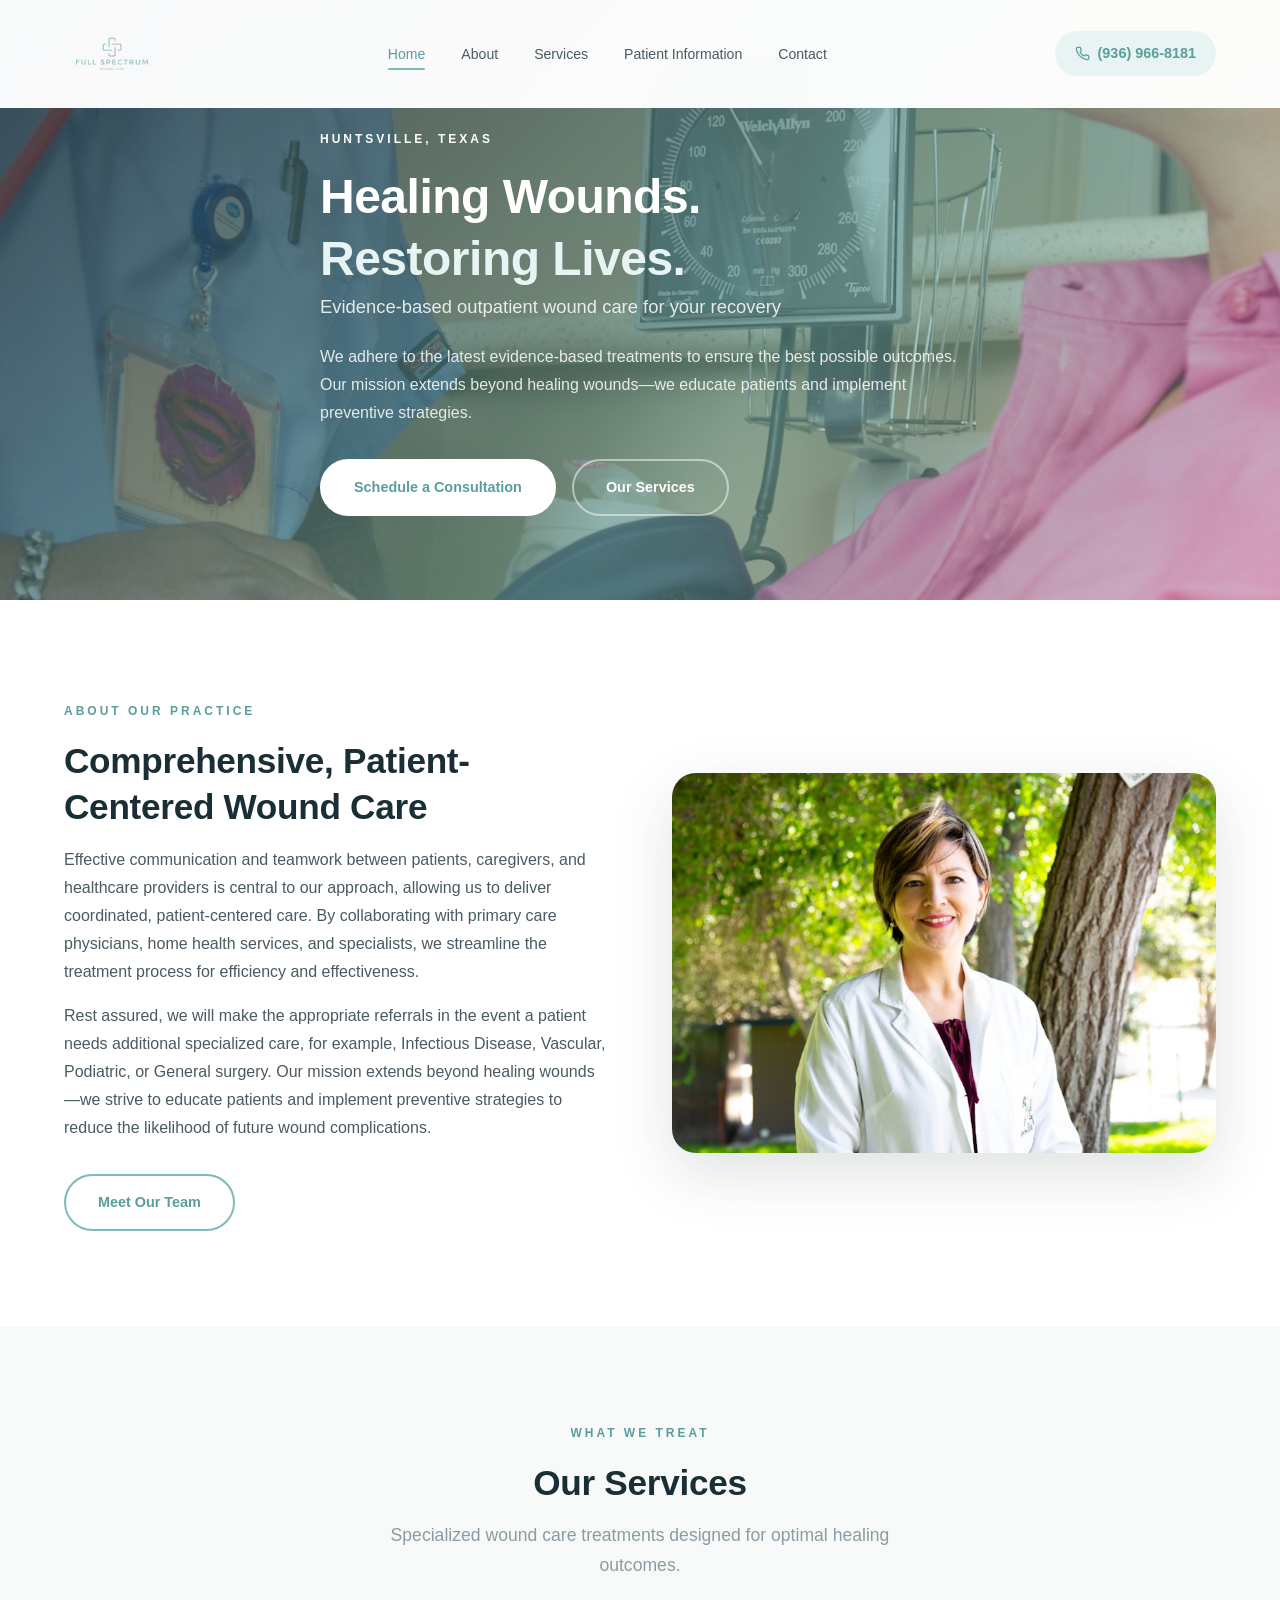
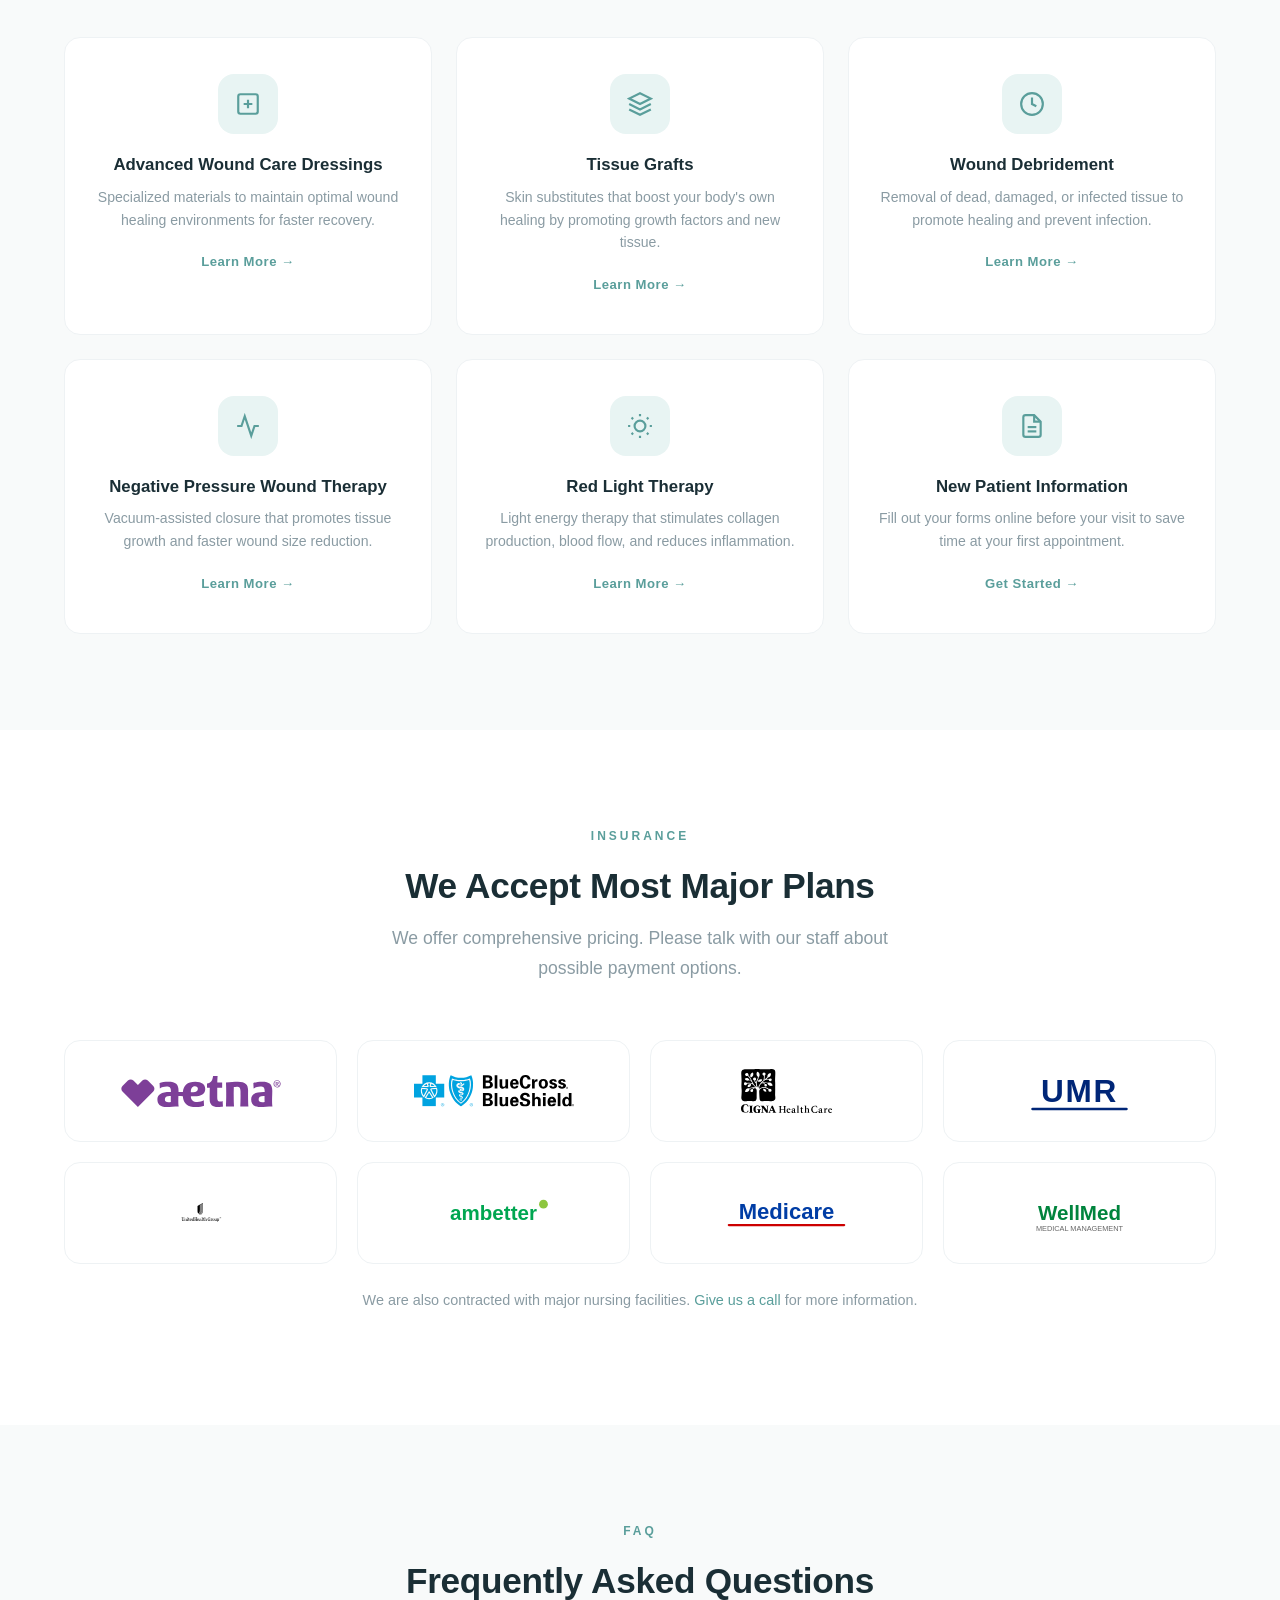
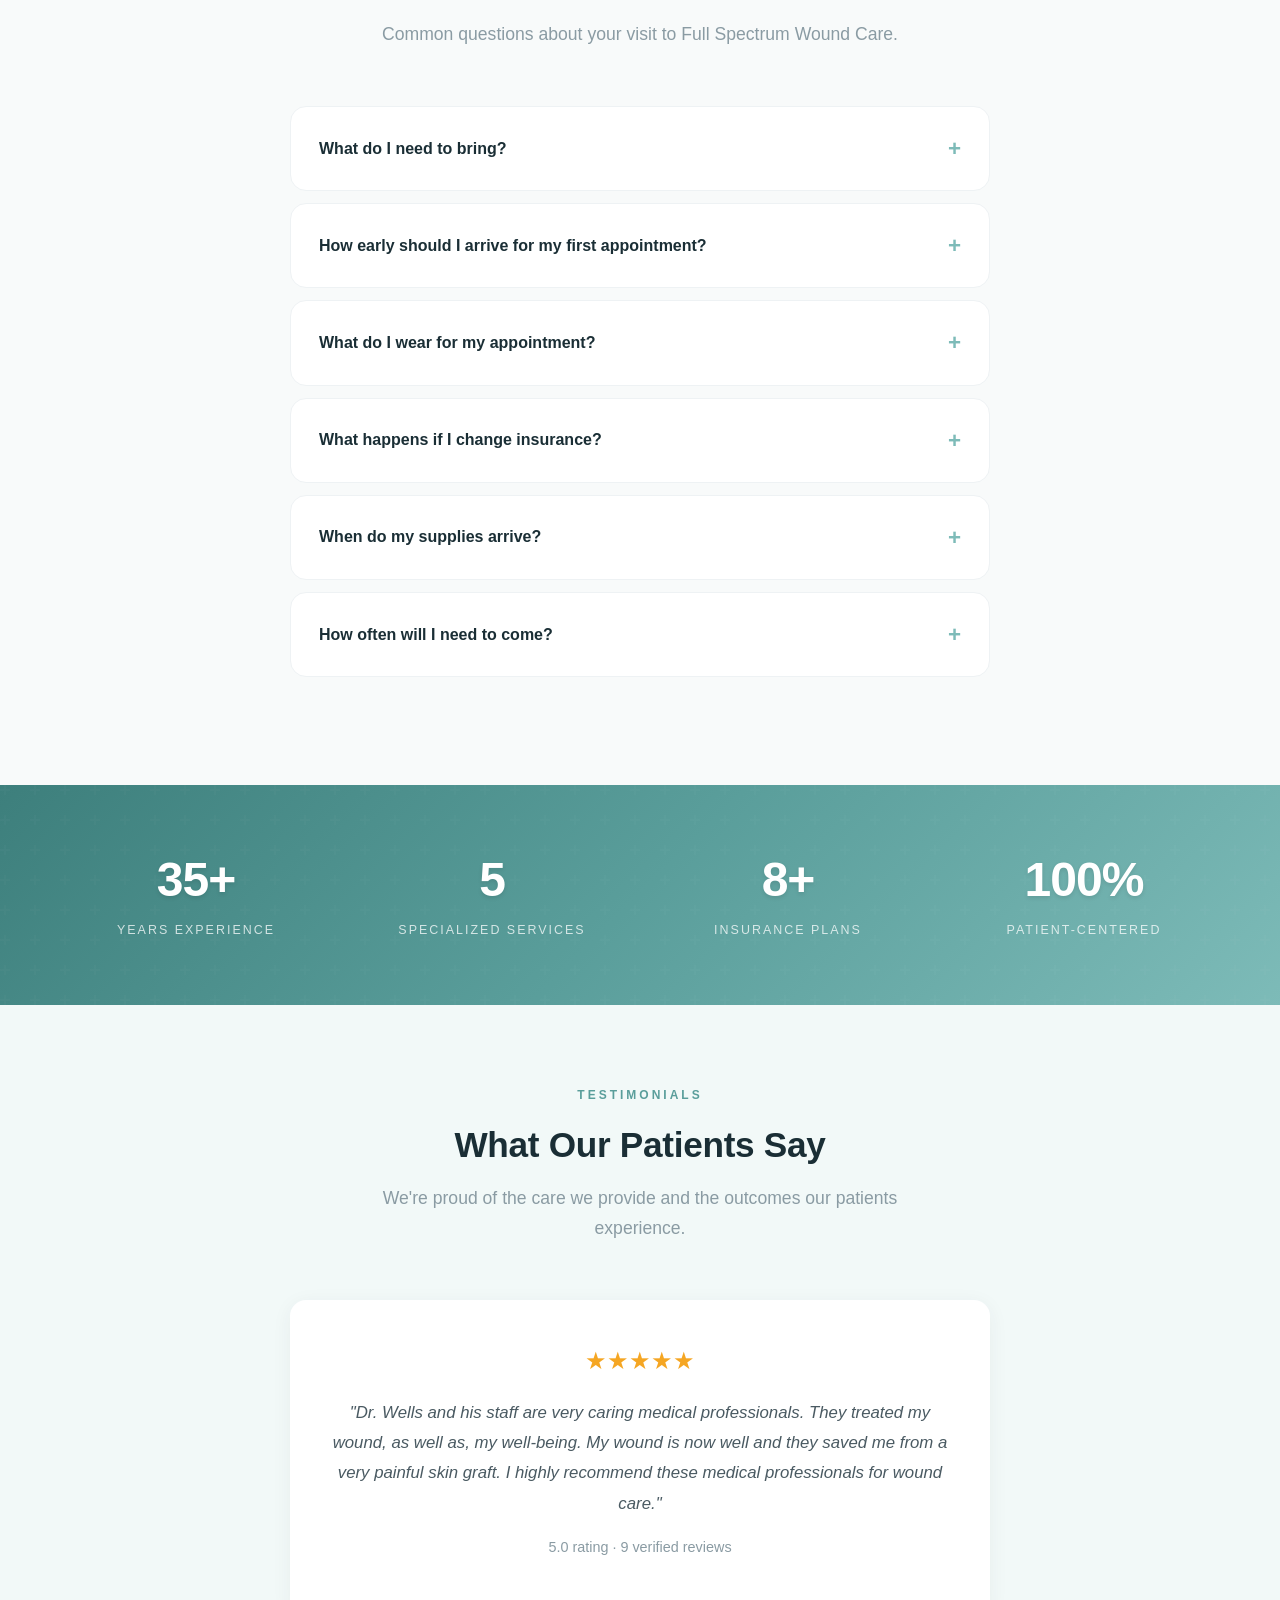
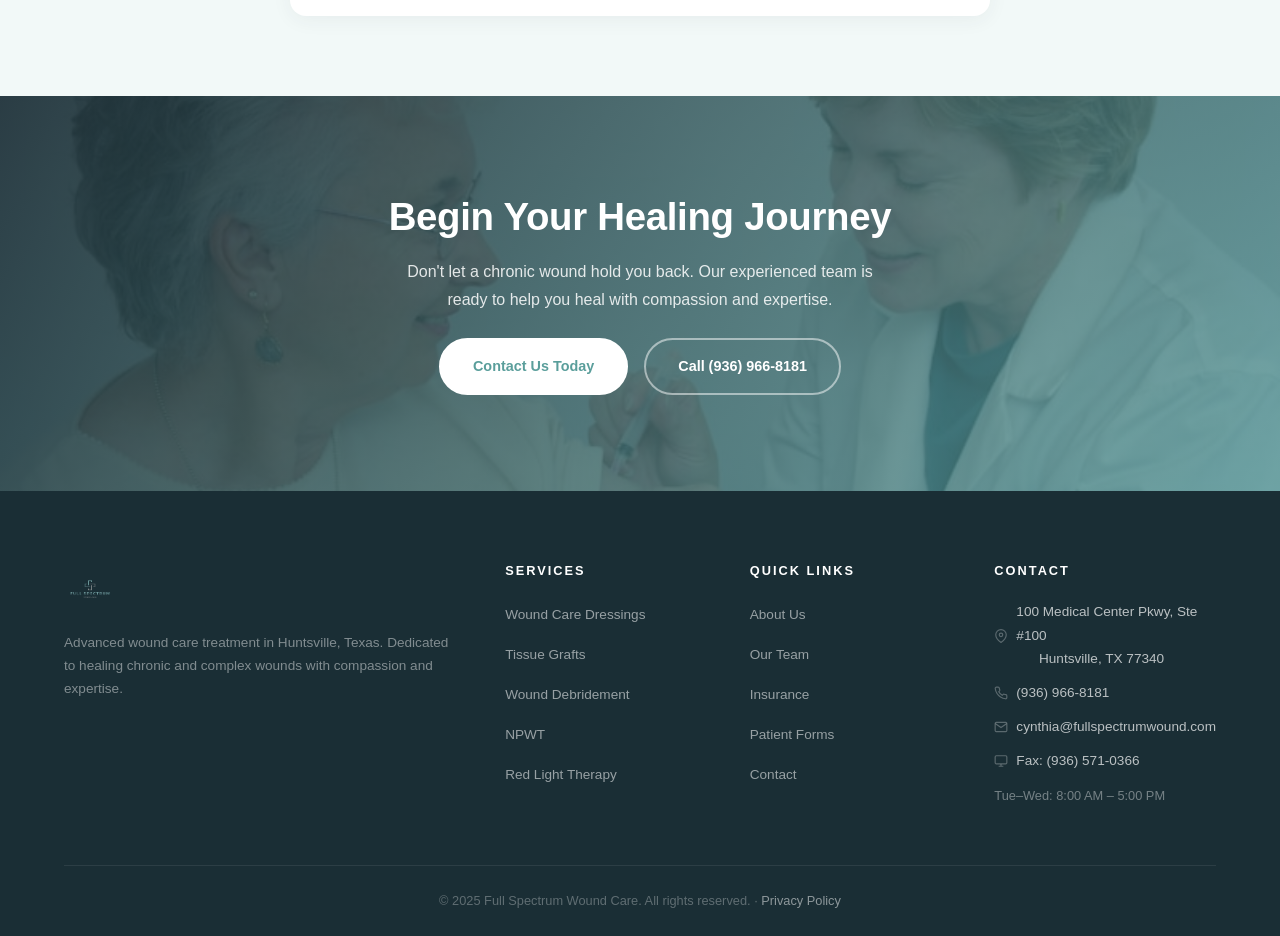
<file: index.html>
<!DOCTYPE html>
<html lang="en">
<head>
  <meta charset="UTF-8">
  <meta name="viewport" content="width=device-width, initial-scale=1.0">
  <meta name="description" content="Full Spectrum Wound Care in Huntsville, TX provides evidence-based outpatient wound care including advanced dressings, tissue grafts, debridement, NPWT, and red light therapy. Call (936) 966-8181.">
  <meta property="og:title" content="Full Spectrum Wound Care | Huntsville, TX">
  <meta property="og:description" content="Evidence-based outpatient wound care in Huntsville, Texas. Advanced dressings, tissue grafts, debridement, NPWT, and red light therapy.">
  <meta property="og:type" content="website">
  <meta property="og:url" content="https://fullspectrumwound.com/">
  <title>Full Spectrum Wound Care | Huntsville, TX</title>
  <link rel="icon" href="favicon.ico" />
  <link rel="stylesheet" href="styles.css?v=11" />
  <script type="application/ld+json">
  {
    "@context": "https://schema.org",
    "@type": "MedicalBusiness",
    "name": "Full Spectrum Wound Care",
    "description": "Evidence-based outpatient wound care clinic in Huntsville, Texas specializing in advanced dressings, tissue grafts, wound debridement, negative pressure wound therapy, and red light therapy.",
    "url": "https://fullspectrumwound.com",
    "telephone": "+19369668181",
    "faxNumber": "+19365710366",
    "email": "cynthia@fullspectrumwound.com",
    "address": {
      "@type": "PostalAddress",
      "streetAddress": "100 Medical Center Pkwy, Ste #100",
      "addressLocality": "Huntsville",
      "addressRegion": "TX",
      "postalCode": "77340",
      "addressCountry": "US"
    },
    "geo": {
      "@type": "GeoCoordinates",
      "latitude": 30.7235,
      "longitude": -95.5508
    },
    "openingHoursSpecification": [
      {
        "@type": "OpeningHoursSpecification",
        "dayOfWeek": ["Tuesday", "Wednesday"],
        "opens": "08:00",
        "closes": "17:00"
      }
    ],
    "aggregateRating": {
      "@type": "AggregateRating",
      "ratingValue": "5.0",
      "reviewCount": "9"
    },
    "medicalSpecialty": "Wound Care"
  }
  </script>
</head>
<body>

  <!-- Navigation -->
  <nav class="navbar">
    <div class="container">
      <a href="index.html" class="nav-logo"><img src="logo-transparent.png" alt="Full Spectrum Wound Care" /></a>
      <ul class="nav-links">
        <li><a href="index.html" class="active">Home</a></li>
        <li><a href="about.html">About</a></li>
        <li><a href="services.html">Services</a></li>
        <li><a href="patient-info.html">Patient Information</a></li>
        <li><a href="contact.html">Contact</a></li>
      </ul>
      <a href="tel:9369668181" class="nav-phone">
        <svg viewBox="0 0 24 24" fill="none" stroke="currentColor" stroke-width="2"><path d="M22 16.92v3a2 2 0 01-2.18 2 19.79 19.79 0 01-8.63-3.07 19.5 19.5 0 01-6-6 19.79 19.79 0 01-3.07-8.67A2 2 0 014.11 2h3a2 2 0 012 1.72c.127.96.361 1.903.7 2.81a2 2 0 01-.45 2.11L8.09 9.91a16 16 0 006 6l1.27-1.27a2 2 0 012.11-.45c.907.339 1.85.573 2.81.7A2 2 0 0122 16.92z"/></svg>
        (936) 966-8181
      </a>
      <button class="mobile-toggle" aria-label="Menu">
        <span></span><span></span><span></span>
      </button>
    </div>
  </nav>

  <!-- Hero -->
  <section class="hero-with-image">
    <style>.hero-with-image::before { background-image: url('images/hero-bg.jpg'); }</style>
    <div class="container">
      <div class="hero-content">
        <span class="section-label">Huntsville, Texas</span>
        <h1>Healing Wounds.<br><span>Restoring Lives.</span></h1>
        <p class="tagline">Evidence-based outpatient wound care for your recovery</p>
        <p>We adhere to the latest evidence-based treatments to ensure the best possible outcomes. Our mission extends beyond healing wounds—we educate patients and implement preventive strategies.</p>
        <div class="hero-buttons">
          <a href="contact.html" class="btn btn-white">Schedule a Consultation</a>
          <a href="services.html" class="btn btn-white-outline">Our Services</a>
        </div>
      </div>
    </div>
  </section>

  <!-- About Intro with Image -->
  <section class="section">
    <div class="container">
      <div class="feature-row fade-in">
        <div>
          <span class="section-label">About Our Practice</span>
          <h2>Comprehensive, Patient-Centered Wound Care</h2>
          <p>Effective communication and teamwork between patients, caregivers, and healthcare providers is central to our approach, allowing us to deliver coordinated, patient-centered care. By collaborating with primary care physicians, home health services, and specialists, we streamline the treatment process for efficiency and effectiveness.</p>
          <p>Rest assured, we will make the appropriate referrals in the event a patient needs additional specialized care, for example, Infectious Disease, Vascular, Podiatric, or General surgery. Our mission extends beyond healing wounds—we strive to educate patients and implement preventive strategies to reduce the likelihood of future wound complications.</p>
          <a href="about.html" class="btn btn-outline" style="margin-top: 16px;">Meet Our Team</a>
        </div>
        <div class="feature-image">
          <img src="images/nurse-care.jpg" alt="Healthcare provider caring for a patient" />
        </div>
      </div>
    </div>
  </section>

  <!-- Services -->
  <section class="section section-alt">
    <div class="container">
      <div class="fade-in">
        <span class="section-label" style="display: block; text-align: center;">What We Treat</span>
        <h2 class="section-title">Our Services</h2>
        <p class="section-subtitle">Specialized wound care treatments designed for optimal healing outcomes.</p>
      </div>
      <div class="services-grid">
        <a href="services.html#advanced-dressings" class="service-card fade-in">
          <div class="service-icon">
            <svg viewBox="0 0 24 24" fill="none" stroke="currentColor" stroke-width="2"><rect x="3" y="3" width="18" height="18" rx="2"/><path d="M12 8v8m-4-4h8"/></svg>
          </div>
          <h3>Advanced Wound Care Dressings</h3>
          <p>Specialized materials to maintain optimal wound healing environments for faster recovery.</p>
          <span class="learn-more">Learn More →</span>
        </a>
        <a href="services.html#tissue-grafts" class="service-card fade-in">
          <div class="service-icon">
            <svg viewBox="0 0 24 24" fill="none" stroke="currentColor" stroke-width="2"><path d="M12 2L2 7l10 5 10-5-10-5zM2 17l10 5 10-5M2 12l10 5 10-5"/></svg>
          </div>
          <h3>Tissue Grafts</h3>
          <p>Skin substitutes that boost your body's own healing by promoting growth factors and new tissue.</p>
          <span class="learn-more">Learn More →</span>
        </a>
        <a href="services.html#debridement" class="service-card fade-in">
          <div class="service-icon">
            <svg viewBox="0 0 24 24" fill="none" stroke="currentColor" stroke-width="2"><circle cx="12" cy="12" r="10"/><path d="M12 6v6l4 2"/></svg>
          </div>
          <h3>Wound Debridement</h3>
          <p>Removal of dead, damaged, or infected tissue to promote healing and prevent infection.</p>
          <span class="learn-more">Learn More →</span>
        </a>
        <a href="services.html#npwt" class="service-card fade-in">
          <div class="service-icon">
            <svg viewBox="0 0 24 24" fill="none" stroke="currentColor" stroke-width="2"><path d="M22 12h-4l-3 9L9 3l-3 9H2"/></svg>
          </div>
          <h3>Negative Pressure Wound Therapy</h3>
          <p>Vacuum-assisted closure that promotes tissue growth and faster wound size reduction.</p>
          <span class="learn-more">Learn More →</span>
        </a>
        <a href="services.html#red-light" class="service-card fade-in">
          <div class="service-icon">
            <svg viewBox="0 0 24 24" fill="none" stroke="currentColor" stroke-width="2"><circle cx="12" cy="12" r="5"/><path d="M12 1v2m0 18v2M4.22 4.22l1.42 1.42m12.72 12.72l1.42 1.42M1 12h2m18 0h2M4.22 19.78l1.42-1.42M18.36 5.64l1.42-1.42"/></svg>
          </div>
          <h3>Red Light Therapy</h3>
          <p>Light energy therapy that stimulates collagen production, blood flow, and reduces inflammation.</p>
          <span class="learn-more">Learn More →</span>
        </a>
        <a href="patient-info.html" class="service-card fade-in">
          <div class="service-icon">
            <svg viewBox="0 0 24 24" fill="none" stroke="currentColor" stroke-width="2"><path d="M14 2H6a2 2 0 00-2 2v16a2 2 0 002 2h12a2 2 0 002-2V8z"/><polyline points="14 2 14 8 20 8"/><line x1="16" y1="13" x2="8" y2="13"/><line x1="16" y1="17" x2="8" y2="17"/></svg>
          </div>
          <h3>New Patient Information</h3>
          <p>Fill out your forms online before your visit to save time at your first appointment.</p>
          <span class="learn-more">Get Started →</span>
        </a>
      </div>
    </div>
  </section>

  <!-- Insurance -->
  <section class="section">
    <div class="container">
      <div class="fade-in">
        <span class="section-label" style="display: block; text-align: center;">Insurance</span>
        <h2 class="section-title">We Accept Most Major Plans</h2>
        <p class="section-subtitle">We offer comprehensive pricing. Please talk with our staff about possible payment options.</p>
      </div>
      <div class="insurance-grid">
        <div class="insurance-item"><img src="images/insurance/aetna.svg" alt="Aetna" /></div>
        <div class="insurance-item"><img src="images/insurance/bcbs.svg" alt="Blue Cross Blue Shield" /></div>
        <div class="insurance-item"><img src="images/insurance/cigna.svg" alt="Cigna" /></div>
        <div class="insurance-item"><img src="images/insurance/umr.svg" alt="UMR" /></div>
        <div class="insurance-item"><img src="images/insurance/uhc.svg" alt="United Healthcare" /></div>
        <div class="insurance-item"><img src="images/insurance/ambetter.svg" alt="Ambetter" /></div>
        <div class="insurance-item"><img src="images/insurance/medicare.svg" alt="Medicare" /></div>
        <div class="insurance-item"><img src="images/insurance/wellmed.svg" alt="WellMed" /></div>
      </div>
      <p style="text-align: center; margin-top: 24px; color: var(--text-light); font-size: 0.9rem;">We are also contracted with major nursing facilities. <a href="contact.html">Give us a call</a> for more information.</p>
    </div>
  </section>

  <!-- FAQ -->
  <section class="section section-alt">
    <div class="container">
      <div class="fade-in">
        <span class="section-label" style="display: block; text-align: center;">FAQ</span>
        <h2 class="section-title">Frequently Asked Questions</h2>
        <p class="section-subtitle">Common questions about your visit to Full Spectrum Wound Care.</p>
      </div>
      <div style="max-width: 700px; margin: 0 auto;" class="fade-in">
        <div class="faq-item">
          <div class="faq-question">What do I need to bring? <span class="icon">+</span></div>
          <div class="faq-answer"><div class="faq-answer-inner">Any supplies you use for your wound.</div></div>
        </div>
        <div class="faq-item">
          <div class="faq-question">How early should I arrive for my first appointment? <span class="icon">+</span></div>
          <div class="faq-answer"><div class="faq-answer-inner">If you have already filled out your forms from the website, 10 minutes before your appointment is ideal. If you have not completed the forms, we recommend you arrive 15–20 minutes before your appointment.</div></div>
        </div>
        <div class="faq-item">
          <div class="faq-question">What do I wear for my appointment? <span class="icon">+</span></div>
          <div class="faq-answer"><div class="faq-answer-inner">Comfortable clothing that allows easy access to expose the wound.</div></div>
        </div>
        <div class="faq-item">
          <div class="faq-question">What happens if I change insurance? <span class="icon">+</span></div>
          <div class="faq-answer"><div class="faq-answer-inner">Please give us a call or let us know at your next appointment.</div></div>
        </div>
        <div class="faq-item">
          <div class="faq-question">When do my supplies arrive? <span class="icon">+</span></div>
          <div class="faq-answer"><div class="faq-answer-inner">Your supplies will arrive within 1 week from your first appointment. If not, please give us a call. We do not send supplies if you have home health.</div></div>
        </div>
        <div class="faq-item">
          <div class="faq-question">How often will I need to come? <span class="icon">+</span></div>
          <div class="faq-answer"><div class="faq-answer-inner">Once a week until the wound clears up. Wound care is very patient-specific and your treatment plan is tailored to fit your situation.</div></div>
        </div>
      </div>
    </div>
  </section>

  <!-- Stats -->
  <div class="stats-bar">
    <div class="container">
      <div class="stats-grid">
        <div class="stat-item"><h3>35+</h3><p>Years Experience</p></div>
        <div class="stat-item"><h3>5</h3><p>Specialized Services</p></div>
        <div class="stat-item"><h3>8+</h3><p>Insurance Plans</p></div>
        <div class="stat-item"><h3>100%</h3><p>Patient-Centered</p></div>
      </div>
    </div>
  </div>

  <!-- Testimonials -->
  <section class="testimonial-section">
    <div class="container">
      <div class="fade-in">
        <span class="section-label" style="display: block; text-align: center;">Testimonials</span>
        <h2 class="section-title">What Our Patients Say</h2>
        <p class="section-subtitle">We're proud of the care we provide and the outcomes our patients experience.</p>
      </div>
      <div class="testimonial-card fade-in">
        <div class="testimonial-stars" aria-label="5 out of 5 stars">★★★★★</div>
        <p class="testimonial-text">"Dr. Wells and his staff are very caring medical professionals. They treated my wound, as well as, my well-being. My wound is now well and they saved me from a very painful skin graft. I highly recommend these medical professionals for wound care."</p>
        <p class="testimonial-rating">5.0 rating · 9 verified reviews</p>
      </div>
    </div>
  </section>

  <!-- CTA with background -->
  <section class="cta-section">
    <div class="container">
      <h2>Begin Your Healing Journey</h2>
      <p style="max-width: 500px; margin: 0 auto 24px;">Don't let a chronic wound hold you back. Our experienced team is ready to help you heal with compassion and expertise.</p>
      <div style="display: flex; gap: 16px; justify-content: center; flex-wrap: wrap;">
        <a href="contact.html" class="btn btn-white">Contact Us Today</a>
        <a href="tel:9369668181" class="btn btn-white-outline">Call (936) 966-8181</a>
      </div>
    </div>
  </section>

  <!-- Footer -->
  <footer class="footer">
    <div class="container">
      <div class="footer-grid">
        <div class="footer-brand">
          <img src="logo-transparent.png" alt="Full Spectrum Wound Care" class="footer-logo-img" />
          <p>Advanced wound care treatment in Huntsville, Texas. Dedicated to healing chronic and complex wounds with compassion and expertise.</p>
        </div>
        <div>
          <h4>Services</h4>
          <ul>
            <li><a href="services.html#advanced-dressings">Wound Care Dressings</a></li>
            <li><a href="services.html#tissue-grafts">Tissue Grafts</a></li>
            <li><a href="services.html#debridement">Wound Debridement</a></li>
            <li><a href="services.html#npwt">NPWT</a></li>
            <li><a href="services.html#red-light">Red Light Therapy</a></li>
          </ul>
        </div>
        <div>
          <h4>Quick Links</h4>
          <ul>
            <li><a href="about.html">About Us</a></li>
            <li><a href="about.html">Our Team</a></li>
            <li><a href="patient-info.html">Insurance</a></li>
            <li><a href="new-patient-form.html">Patient Forms</a></li>
            <li><a href="contact.html">Contact</a></li>
          </ul>
        </div>
        <div class="footer-info">
          <h4>Contact</h4>
          <p><svg viewBox="0 0 24 24" fill="none" stroke="currentColor" stroke-width="2"><path d="M21 10c0 7-9 13-9 13s-9-6-9-13a9 9 0 0118 0z"/><circle cx="12" cy="10" r="3"/></svg> 100 Medical Center Pkwy, Ste #100<br>&nbsp;&nbsp;&nbsp;&nbsp;&nbsp;&nbsp;Huntsville, TX 77340</p>
          <p><svg viewBox="0 0 24 24" fill="none" stroke="currentColor" stroke-width="2"><path d="M22 16.92v3a2 2 0 01-2.18 2 19.79 19.79 0 01-8.63-3.07 19.5 19.5 0 01-6-6 19.79 19.79 0 01-3.07-8.67A2 2 0 014.11 2h3a2 2 0 012 1.72c.127.96.361 1.903.7 2.81a2 2 0 01-.45 2.11L8.09 9.91a16 16 0 006 6l1.27-1.27a2 2 0 012.11-.45c.907.339 1.85.573 2.81.7A2 2 0 0122 16.92z"/></svg> (936) 966-8181</p>
          <p><svg viewBox="0 0 24 24" fill="none" stroke="currentColor" stroke-width="2"><path d="M4 4h16c1.1 0 2 .9 2 2v12c0 1.1-.9 2-2 2H4c-1.1 0-2-.9-2-2V6c0-1.1.9-2 2-2z"/><polyline points="22,6 12,13 2,6"/></svg> cynthia@fullspectrumwound.com</p>
          <p><svg viewBox="0 0 24 24" fill="none" stroke="currentColor" stroke-width="2"><rect x="2" y="3" width="20" height="14" rx="2"/><path d="M8 21h8m-4-4v4"/></svg> Fax: (936) 571-0366</p>
          <p style="margin-top: 12px; font-size: 0.8rem; color: rgba(255,255,255,0.4);">Tue–Wed: 8:00 AM – 5:00 PM</p>
        </div>
      </div>
      <div class="footer-bottom">
        &copy; 2025 Full Spectrum Wound Care. All rights reserved. · <a href="privacy-policy.html" style="color: rgba(255,255,255,0.5);">Privacy Policy</a>
      </div>
    </div>
  </footer>

  <button class="back-to-top" aria-label="Back to top">
    <svg width="20" height="20" viewBox="0 0 24 24" fill="none" stroke="currentColor" stroke-width="2"><polyline points="18 15 12 9 6 15"/></svg>
  </button>

  <script src="script.js"></script>
</body>
</html>
</file>
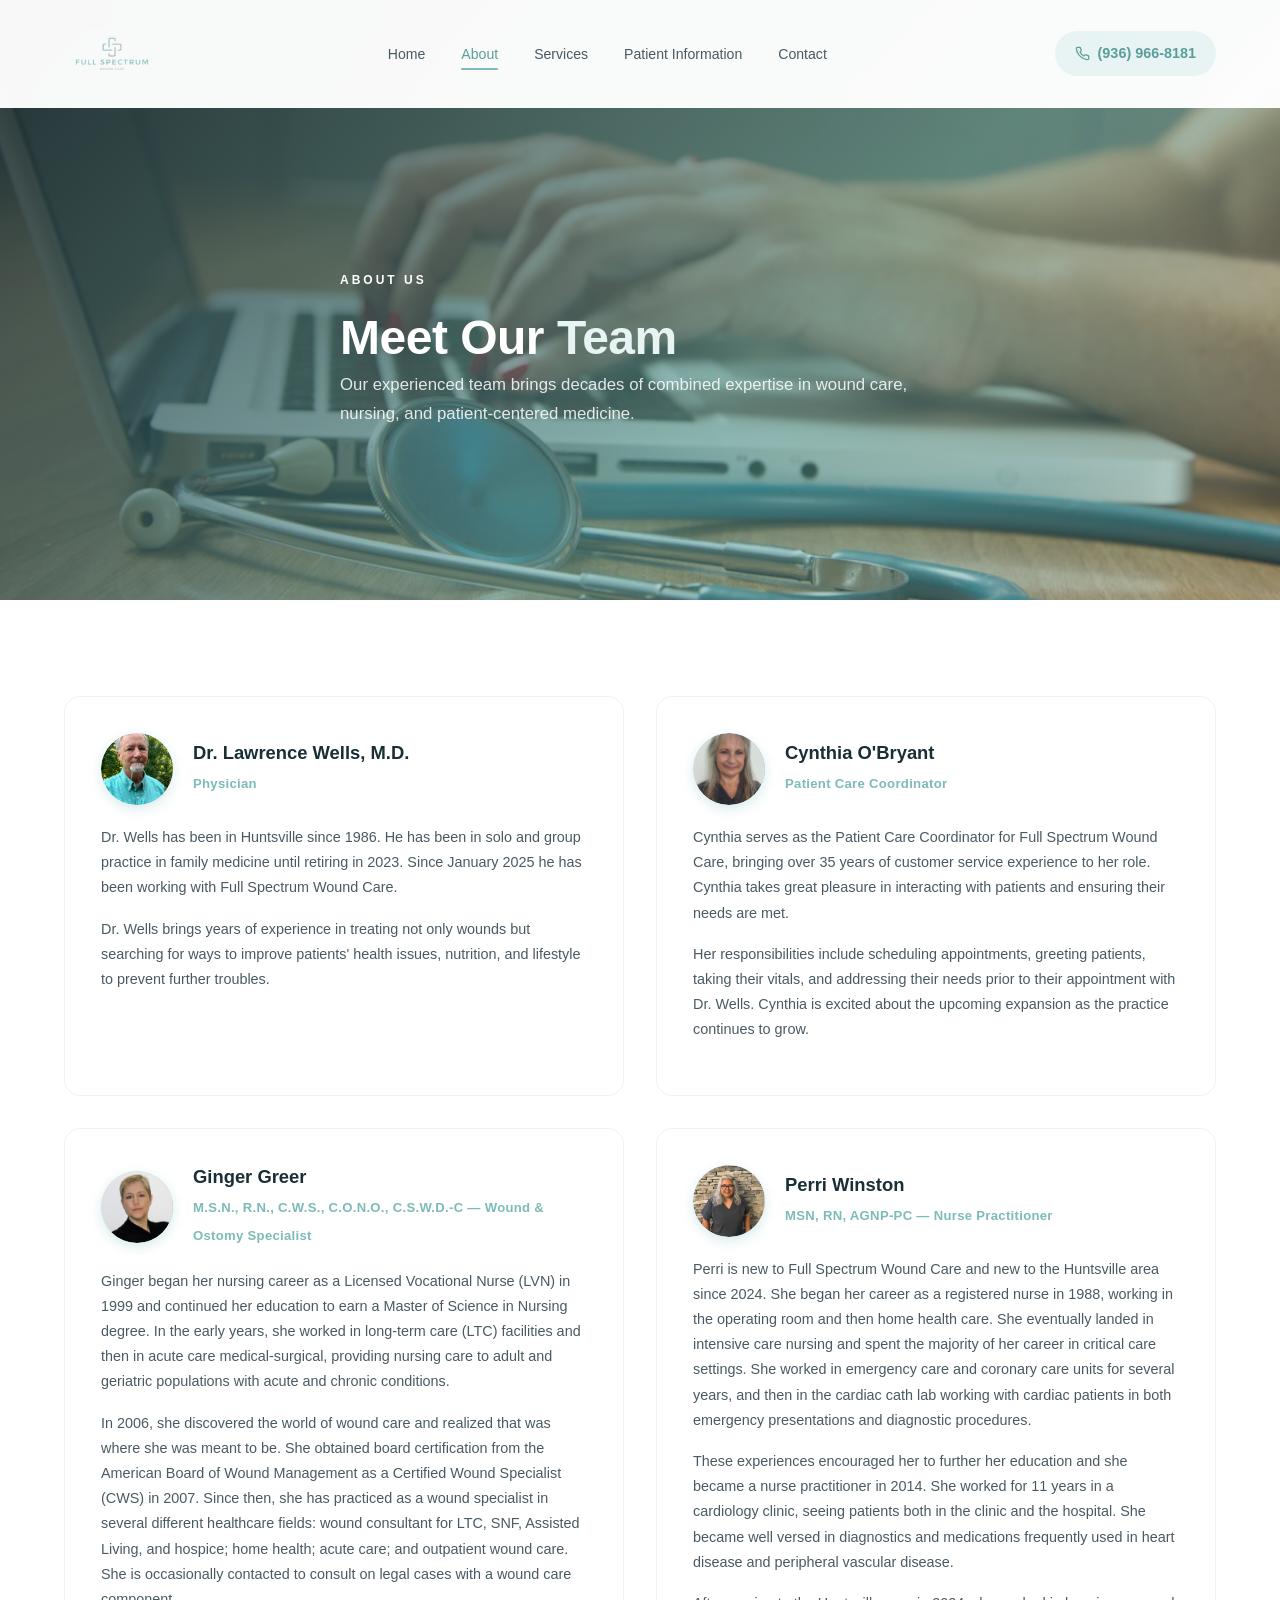
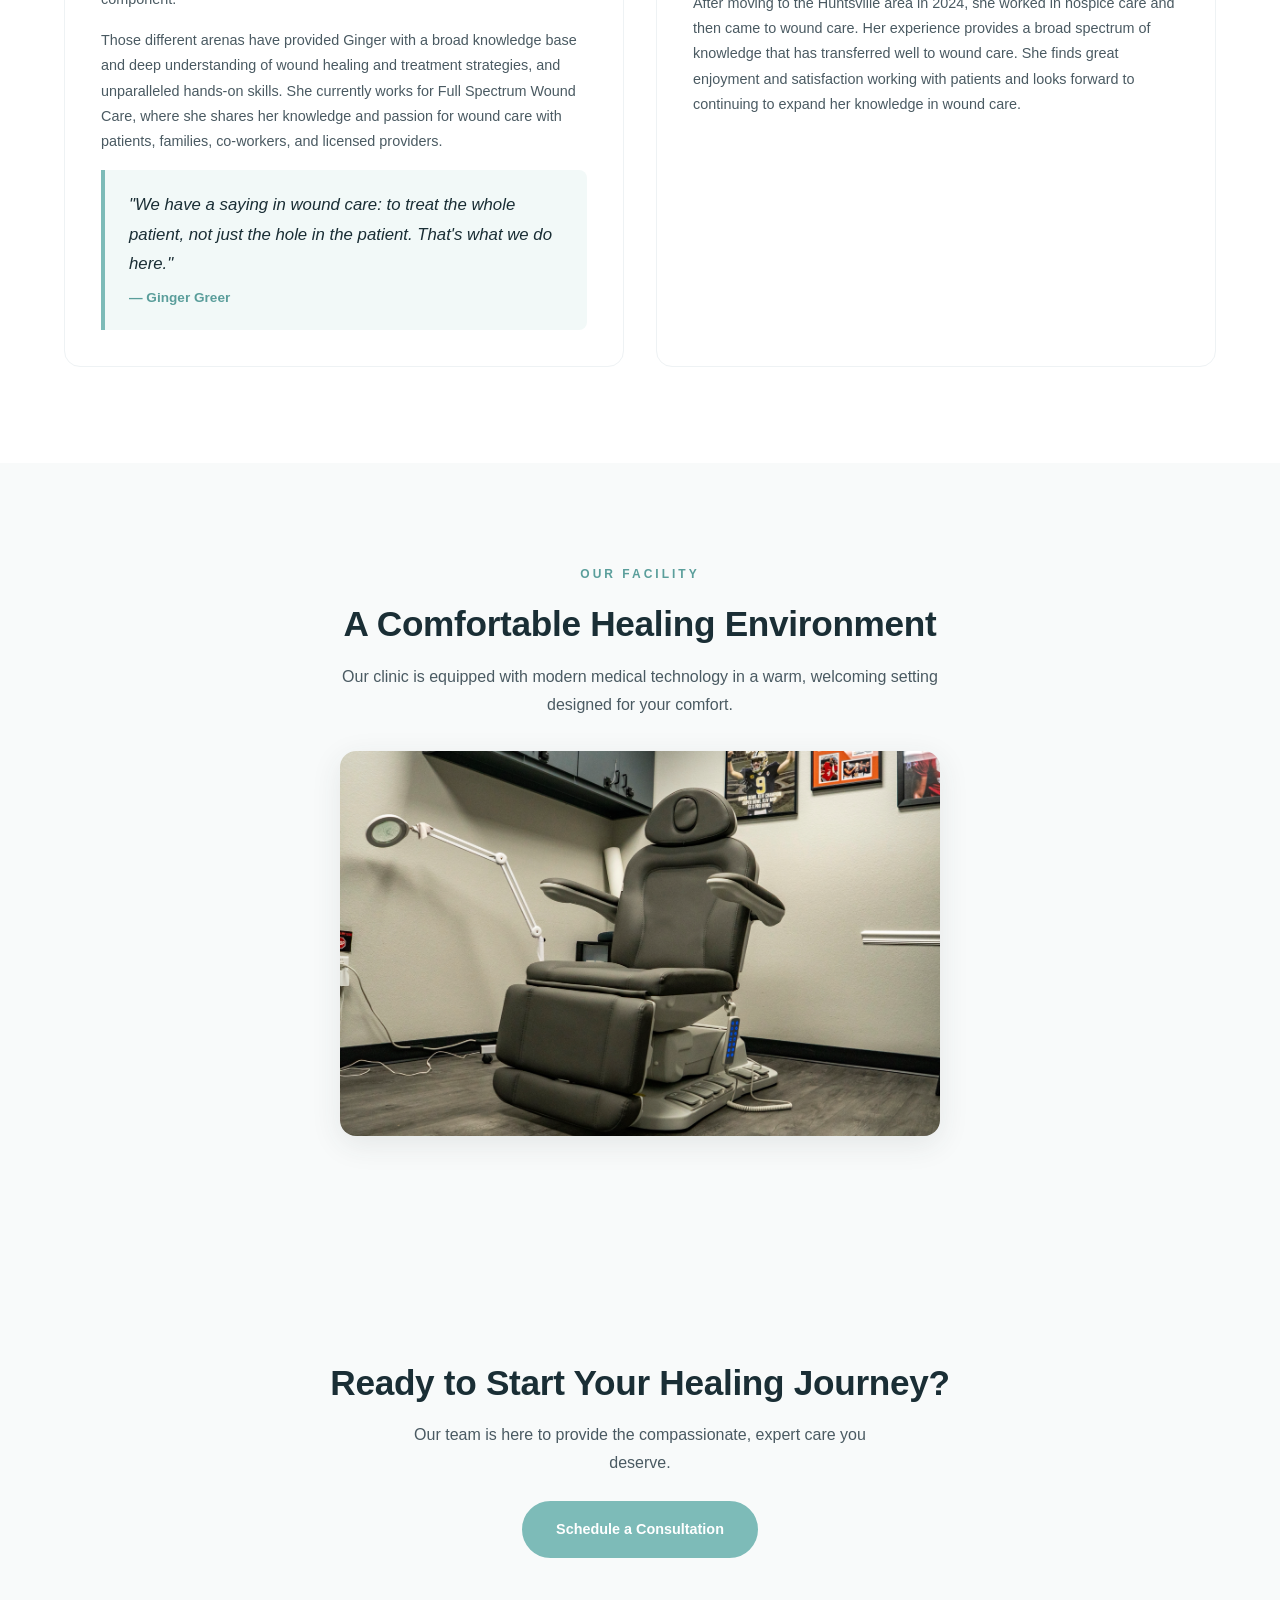
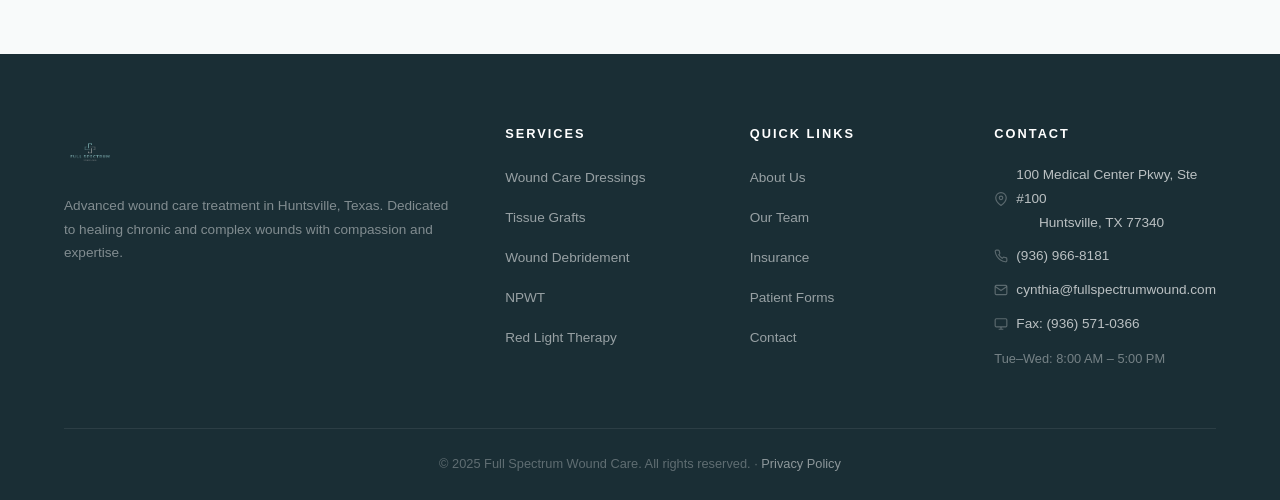
<file: about.html>
<!DOCTYPE html>
<html lang="en">
<head>
  <meta charset="UTF-8">
  <meta name="viewport" content="width=device-width, initial-scale=1.0">
  <meta name="description" content="Meet the experienced wound care team at Full Spectrum Wound Care in Huntsville, TX. Our physicians, nurses, and specialists bring decades of expertise in treating chronic and complex wounds.">
  <meta property="og:title" content="About Us | Full Spectrum Wound Care">
  <meta property="og:description" content="Meet the experienced wound care team at Full Spectrum Wound Care in Huntsville, TX.">
  <meta property="og:type" content="website">
  <meta property="og:url" content="https://fullspectrumwound.com/about.html">
  <title>About Us | Full Spectrum Wound Care</title>
  <link rel="icon" href="favicon.ico" />
  <link rel="stylesheet" href="styles.css?v=11" />
</head>
<body>

  <!-- Navigation -->
  <nav class="navbar">
    <div class="container">
      <a href="index.html" class="nav-logo"><img src="logo-transparent.png" alt="Full Spectrum Wound Care" /></a>
      <ul class="nav-links">
        <li><a href="index.html">Home</a></li>
        <li><a href="about.html" class="active">About</a></li>
        <li><a href="services.html">Services</a></li>
        <li><a href="patient-info.html">Patient Information</a></li>
        <li><a href="contact.html">Contact</a></li>
      </ul>
      <a href="tel:9369668181" class="nav-phone">
        <svg viewBox="0 0 24 24" fill="none" stroke="currentColor" stroke-width="2"><path d="M22 16.92v3a2 2 0 01-2.18 2 19.79 19.79 0 01-8.63-3.07 19.5 19.5 0 01-6-6 19.79 19.79 0 01-3.07-8.67A2 2 0 014.11 2h3a2 2 0 012 1.72c.127.96.361 1.903.7 2.81a2 2 0 01-.45 2.11L8.09 9.91a16 16 0 006 6l1.27-1.27a2 2 0 012.11-.45c.907.339 1.85.573 2.81.7A2 2 0 0122 16.92z"/></svg>
        (936) 966-8181
      </a>
      <button class="mobile-toggle" aria-label="Menu"><span></span><span></span><span></span></button>
    </div>
  </nav>

  <!-- Page Header -->
  <section class="hero-with-image" style="padding: 130px 0 60px;">
    <style>.hero-with-image::before { background-image: url('images/medical-care.jpg'); }</style>
    <div class="container">
      <span class="section-label">About Us</span>
      <h1>Meet Our <span>Team</span></h1>
      <p style="max-width: 600px; font-size: 1.05rem;">Our experienced team brings decades of combined expertise in wound care, nursing, and patient-centered medicine.</p>
    </div>
  </section>

  <!-- Team -->
  <section class="section">
    <div class="container">
      <div class="team-grid">

        <!-- Dr. Wells -->
        <div class="team-card fade-in">
          <div class="team-header">
            <div class="team-avatar"><img src="images/staff-01-male-teal-shirt.jpg" alt="Dr. Lawrence Wells, M.D. — Physician at Full Spectrum Wound Care"></div>
            <div class="team-info">
              <h3>Dr. Lawrence Wells, M.D.</h3>
              <span class="role">Physician</span>
            </div>
          </div>
          <p>Dr. Wells has been in Huntsville since 1986. He has been in solo and group practice in family medicine until retiring in 2023. Since January 2025 he has been working with Full Spectrum Wound Care.</p>
          <p>Dr. Wells brings years of experience in treating not only wounds but searching for ways to improve patients' health issues, nutrition, and lifestyle to prevent further troubles.</p>
        </div>

        <!-- Cynthia -->
        <div class="team-card fade-in">
          <div class="team-header">
            <div class="team-avatar"><img src="images/staff-04-female-gray-scrubs-glasses-curly.jpg" alt="Cynthia O'Bryant — Patient Care Coordinator at Full Spectrum Wound Care"></div>
            <div class="team-info">
              <h3>Cynthia O'Bryant</h3>
              <span class="role">Patient Care Coordinator</span>
            </div>
          </div>
          <p>Cynthia serves as the Patient Care Coordinator for Full Spectrum Wound Care, bringing over 35 years of customer service experience to her role. Cynthia takes great pleasure in interacting with patients and ensuring their needs are met.</p>
          <p>Her responsibilities include scheduling appointments, greeting patients, taking their vitals, and addressing their needs prior to their appointment with Dr. Wells. Cynthia is excited about the upcoming expansion as the practice continues to grow.</p>
        </div>

        <!-- Ginger -->
        <div class="team-card fade-in">
          <div class="team-header">
            <div class="team-avatar"><img src="images/staff-03-female-black-top-short-blonde.jpg" alt="Ginger Greer — Wound and Ostomy Specialist at Full Spectrum Wound Care"></div>
            <div class="team-info">
              <h3>Ginger Greer</h3>
              <span class="role">M.S.N., R.N., C.W.S., C.O.N.O., C.S.W.D.-C — Wound &amp; Ostomy Specialist</span>
            </div>
          </div>
          <p>Ginger began her nursing career as a Licensed Vocational Nurse (LVN) in 1999 and continued her education to earn a Master of Science in Nursing degree. In the early years, she worked in long-term care (LTC) facilities and then in acute care medical-surgical, providing nursing care to adult and geriatric populations with acute and chronic conditions.</p>
          <p>In 2006, she discovered the world of wound care and realized that was where she was meant to be. She obtained board certification from the American Board of Wound Management as a Certified Wound Specialist (CWS) in 2007. Since then, she has practiced as a wound specialist in several different healthcare fields: wound consultant for LTC, SNF, Assisted Living, and hospice; home health; acute care; and outpatient wound care. She is occasionally contacted to consult on legal cases with a wound care component.</p>
          <p>Those different arenas have provided Ginger with a broad knowledge base and deep understanding of wound healing and treatment strategies, and unparalleled hands-on skills. She currently works for Full Spectrum Wound Care, where she shares her knowledge and passion for wound care with patients, families, co-workers, and licensed providers.</p>
          <div class="team-quote">
            "We have a saying in wound care: to treat the whole patient, not just the hole in the patient. That's what we do here."
            <cite>— Ginger Greer</cite>
          </div>
        </div>

        <!-- Perri -->
        <div class="team-card fade-in">
          <div class="team-header">
            <div class="team-avatar"><img src="images/staff-02-female-gray-scrubs-long-hair.jpg" alt="Perri Winston — Nurse Practitioner at Full Spectrum Wound Care"></div>
            <div class="team-info">
              <h3>Perri Winston</h3>
              <span class="role">MSN, RN, AGNP-PC — Nurse Practitioner</span>
            </div>
          </div>
          <p>Perri is new to Full Spectrum Wound Care and new to the Huntsville area since 2024. She began her career as a registered nurse in 1988, working in the operating room and then home health care. She eventually landed in intensive care nursing and spent the majority of her career in critical care settings. She worked in emergency care and coronary care units for several years, and then in the cardiac cath lab working with cardiac patients in both emergency presentations and diagnostic procedures.</p>
          <p>These experiences encouraged her to further her education and she became a nurse practitioner in 2014. She worked for 11 years in a cardiology clinic, seeing patients both in the clinic and the hospital. She became well versed in diagnostics and medications frequently used in heart disease and peripheral vascular disease.</p>
          <p>After moving to the Huntsville area in 2024, she worked in hospice care and then came to wound care. Her experience provides a broad spectrum of knowledge that has transferred well to wound care. She finds great enjoyment and satisfaction working with patients and looks forward to continuing to expand her knowledge in wound care.</p>
        </div>

      </div>
    </div>
  </section>

  <!-- Our Facility -->
  <section class="section section-alt">
    <div class="container fade-in" style="text-align: center;">
      <span class="section-label">Our Facility</span>
      <h2>A Comfortable <span>Healing Environment</span></h2>
      <p style="max-width: 600px; margin: 0 auto 32px;">Our clinic is equipped with modern medical technology in a warm, welcoming setting designed for your comfort.</p>
      <img src="images/site-02-treatment-room-chair.png" alt="Treatment room at Full Spectrum Wound Care featuring modern medical equipment" class="treatment-room-img">
    </div>
  </section>

  <!-- CTA -->
  <section class="section section-alt" style="text-align: center;">
    <div class="container fade-in">
      <h2>Ready to Start Your Healing Journey?</h2>
      <p style="max-width: 500px; margin: 0 auto 24px;">Our team is here to provide the compassionate, expert care you deserve.</p>
      <a href="contact.html" class="btn btn-primary">Schedule a Consultation</a>
    </div>
  </section>

  <!-- Footer -->
  <footer class="footer">
    <div class="container">
      <div class="footer-grid">
        <div class="footer-brand">
          <img src="logo-transparent.png" alt="Full Spectrum Wound Care" class="footer-logo-img" />
          <p>Advanced wound care treatment in Huntsville, Texas. Dedicated to healing chronic and complex wounds with compassion and expertise.</p>
        </div>
        <div>
          <h4>Services</h4>
          <ul>
            <li><a href="services.html#advanced-dressings">Wound Care Dressings</a></li>
            <li><a href="services.html#tissue-grafts">Tissue Grafts</a></li>
            <li><a href="services.html#debridement">Wound Debridement</a></li>
            <li><a href="services.html#npwt">NPWT</a></li>
            <li><a href="services.html#red-light">Red Light Therapy</a></li>
          </ul>
        </div>
        <div>
          <h4>Quick Links</h4>
          <ul>
            <li><a href="about.html">About Us</a></li>
            <li><a href="about.html">Our Team</a></li>
            <li><a href="patient-info.html">Insurance</a></li>
            <li><a href="new-patient-form.html">Patient Forms</a></li>
            <li><a href="contact.html">Contact</a></li>
          </ul>
        </div>
        <div class="footer-info">
          <h4>Contact</h4>
          <p><svg viewBox="0 0 24 24" fill="none" stroke="currentColor" stroke-width="2"><path d="M21 10c0 7-9 13-9 13s-9-6-9-13a9 9 0 0118 0z"/><circle cx="12" cy="10" r="3"/></svg> 100 Medical Center Pkwy, Ste #100<br>&nbsp;&nbsp;&nbsp;&nbsp;&nbsp;&nbsp;Huntsville, TX 77340</p>
          <p><svg viewBox="0 0 24 24" fill="none" stroke="currentColor" stroke-width="2"><path d="M22 16.92v3a2 2 0 01-2.18 2 19.79 19.79 0 01-8.63-3.07 19.5 19.5 0 01-6-6 19.79 19.79 0 01-3.07-8.67A2 2 0 014.11 2h3a2 2 0 012 1.72c.127.96.361 1.903.7 2.81a2 2 0 01-.45 2.11L8.09 9.91a16 16 0 006 6l1.27-1.27a2 2 0 012.11-.45c.907.339 1.85.573 2.81.7A2 2 0 0122 16.92z"/></svg> (936) 966-8181</p>
          <p><svg viewBox="0 0 24 24" fill="none" stroke="currentColor" stroke-width="2"><path d="M4 4h16c1.1 0 2 .9 2 2v12c0 1.1-.9 2-2 2H4c-1.1 0-2-.9-2-2V6c0-1.1.9-2 2-2z"/><polyline points="22,6 12,13 2,6"/></svg> cynthia@fullspectrumwound.com</p>
          <p><svg viewBox="0 0 24 24" fill="none" stroke="currentColor" stroke-width="2"><rect x="2" y="3" width="20" height="14" rx="2"/><path d="M8 21h8m-4-4v4"/></svg> Fax: (936) 571-0366</p>
          <p style="margin-top: 12px; font-size: 0.8rem; color: rgba(255,255,255,0.4);">Tue–Wed: 8:00 AM – 5:00 PM</p>
        </div>
      </div>
      <div class="footer-bottom">&copy; 2025 Full Spectrum Wound Care. All rights reserved. · <a href="privacy-policy.html" style="color: rgba(255,255,255,0.5);">Privacy Policy</a></div>
    </div>
  </footer>

  <button class="back-to-top" aria-label="Back to top">
    <svg width="20" height="20" viewBox="0 0 24 24" fill="none" stroke="currentColor" stroke-width="2"><polyline points="18 15 12 9 6 15"/></svg>
  </button>
  <script src="script.js"></script>
</body>
</html>
</file>
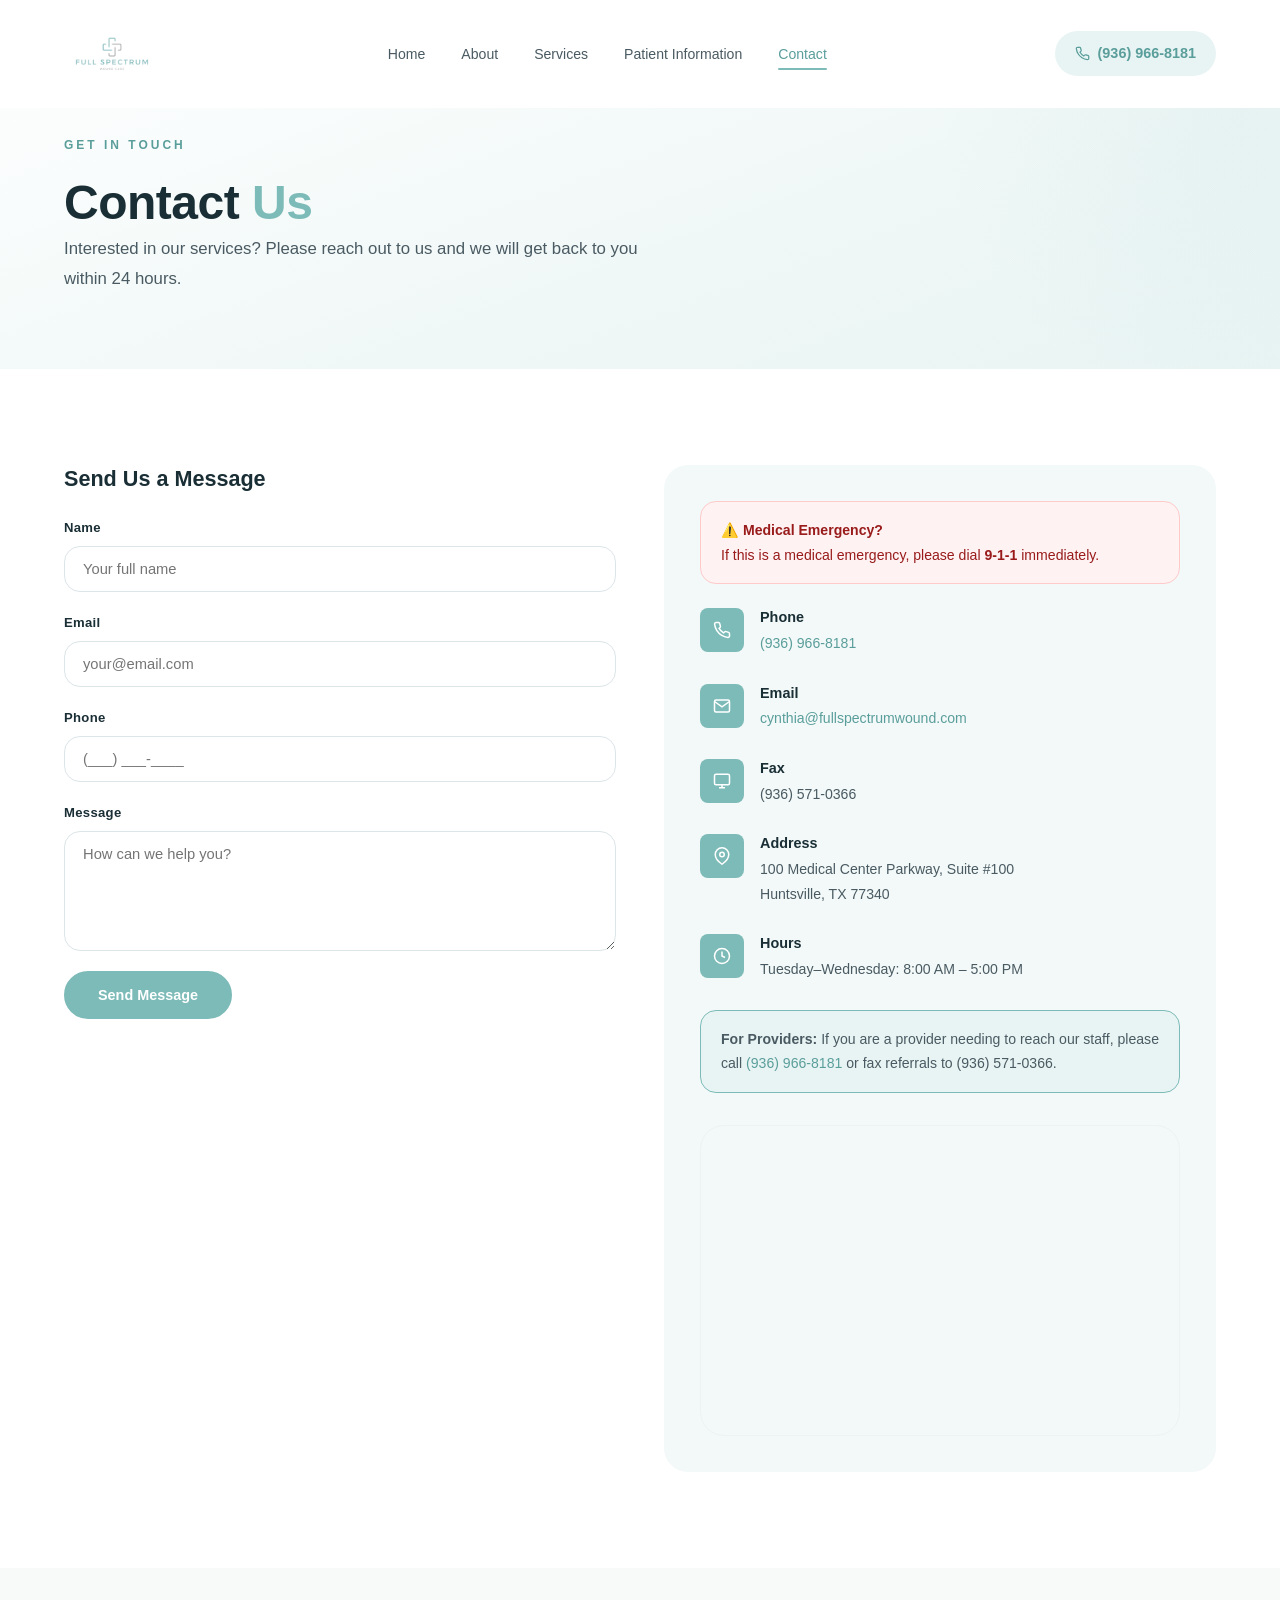
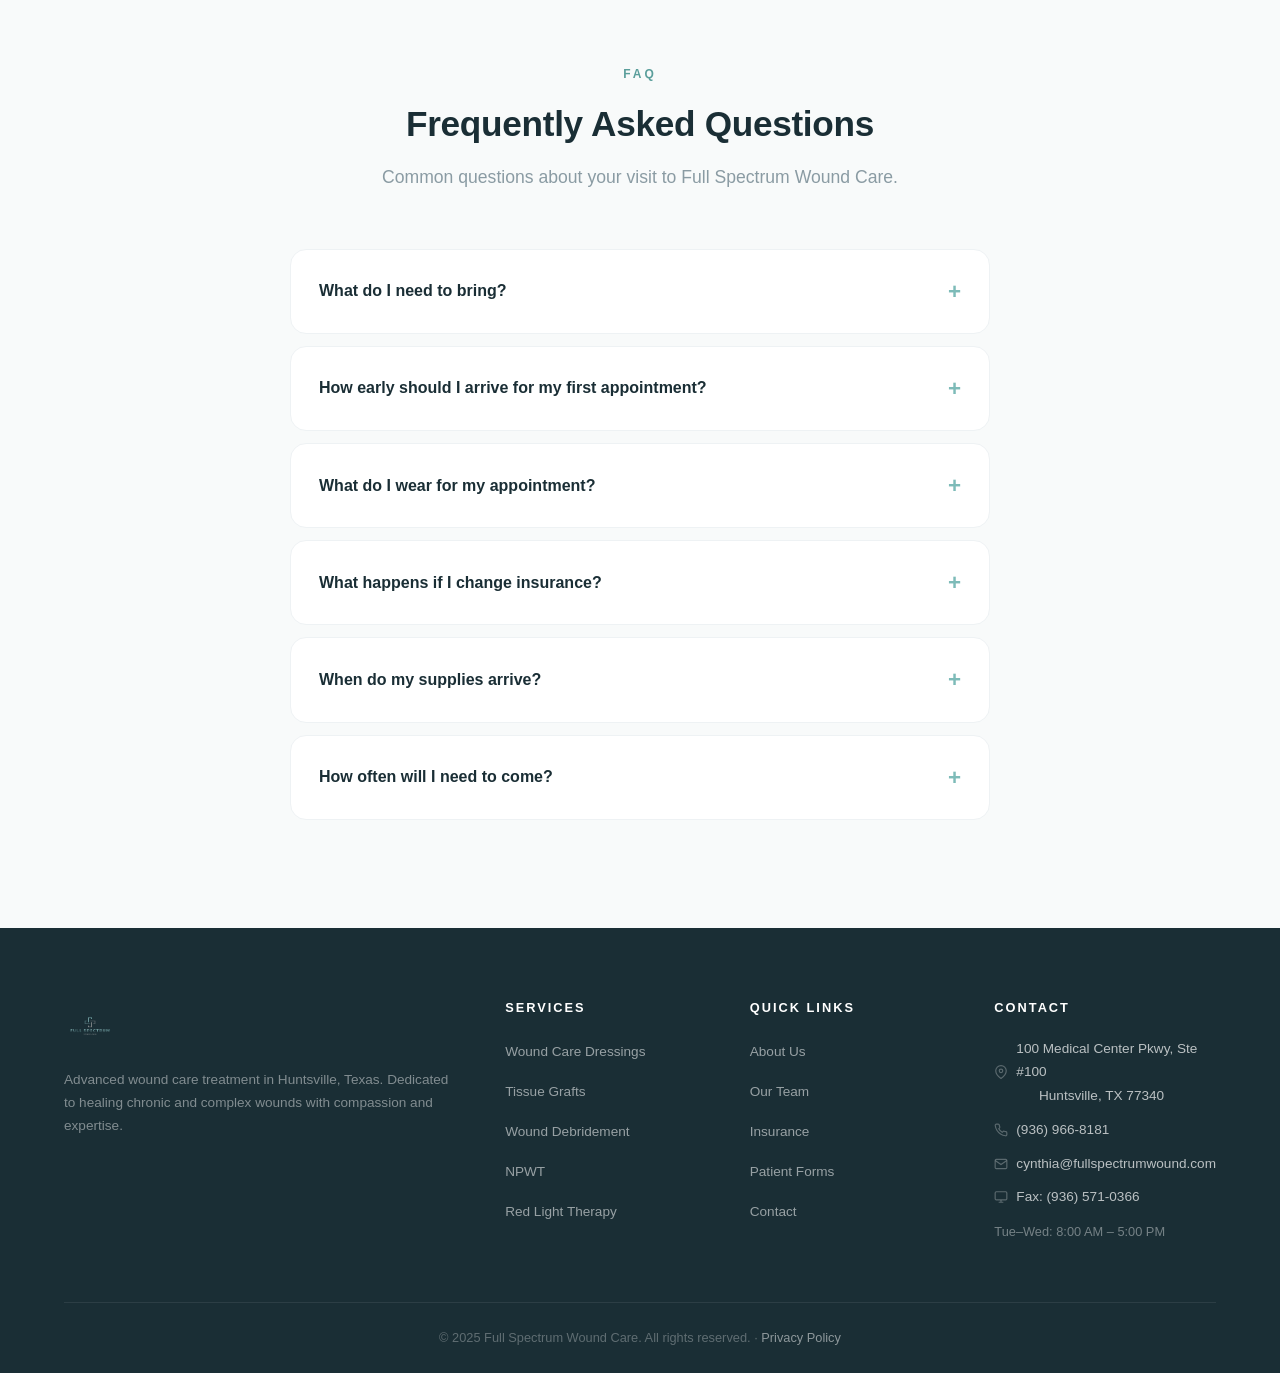
<file: contact.html>
<!DOCTYPE html>
<html lang="en">
<head>
  <meta charset="UTF-8">
  <meta name="viewport" content="width=device-width, initial-scale=1.0">
  <meta name="description" content="Contact Full Spectrum Wound Care in Huntsville, TX. Call (936) 966-8181 or visit us at 100 Medical Center Pkwy, Ste #100. Open Tuesday-Wednesday 8AM-5PM.">
  <meta property="og:title" content="Contact Us | Full Spectrum Wound Care">
  <meta property="og:description" content="Contact Full Spectrum Wound Care in Huntsville, TX. Call (936) 966-8181.">
  <meta property="og:type" content="website">
  <meta property="og:url" content="https://fullspectrumwound.com/contact.html">
  <title>Contact | Full Spectrum Wound Care</title>
  <link rel="icon" href="favicon.ico" />
  <link rel="stylesheet" href="styles.css?v=11" />
</head>
<body>

  <!-- Navigation -->
  <nav class="navbar">
    <div class="container">
      <a href="index.html" class="nav-logo"><img src="logo-transparent.png" alt="Full Spectrum Wound Care" /></a>
      <ul class="nav-links">
        <li><a href="index.html">Home</a></li>
        <li><a href="about.html">About</a></li>
        <li><a href="services.html">Services</a></li>
        <li><a href="patient-info.html">Patient Information</a></li>
        <li><a href="contact.html" class="active">Contact</a></li>
      </ul>
      <a href="tel:9369668181" class="nav-phone">
        <svg viewBox="0 0 24 24" fill="none" stroke="currentColor" stroke-width="2"><path d="M22 16.92v3a2 2 0 01-2.18 2 19.79 19.79 0 01-8.63-3.07 19.5 19.5 0 01-6-6 19.79 19.79 0 01-3.07-8.67A2 2 0 014.11 2h3a2 2 0 012 1.72c.127.96.361 1.903.7 2.81a2 2 0 01-.45 2.11L8.09 9.91a16 16 0 006 6l1.27-1.27a2 2 0 012.11-.45c.907.339 1.85.573 2.81.7A2 2 0 0122 16.92z"/></svg>
        (936) 966-8181
      </a>
      <button class="mobile-toggle" aria-label="Menu"><span></span><span></span><span></span></button>
    </div>
  </nav>

  <!-- Page Header -->
  <section class="hero" style="padding: 130px 0 60px;">
    <div class="container">
      <span class="section-label">Get in Touch</span>
      <h1>Contact <span>Us</span></h1>
      <p style="max-width: 600px; font-size: 1.05rem;">Interested in our services? Please reach out to us and we will get back to you within 24 hours.</p>
    </div>
  </section>

  <!-- Contact Section -->
  <section class="section">
    <div class="container">
      <div class="contact-grid fade-in">

        <!-- Contact Form -->
        <div>
          <h3 style="margin-bottom: 24px;">Send Us a Message</h3>
          <form class="contact-form" onsubmit="event.preventDefault(); alert('Thank you! In the live Webflow site, this will email cynthia@fullspectrumwound.com directly.')">
            <div class="form-group">
              <label for="contact-name">Name</label>
              <input type="text" id="contact-name" name="name" placeholder="Your full name" required />
            </div>
            <div class="form-group">
              <label for="contact-email">Email</label>
              <input type="email" id="contact-email" name="email" placeholder="your@email.com" required />
            </div>
            <div class="form-group">
              <label for="contact-phone">Phone</label>
              <input type="tel" id="contact-phone" name="phone" placeholder="(___) ___-____" />
            </div>
            <div class="form-group">
              <label for="contact-message">Message</label>
              <textarea id="contact-message" name="message" placeholder="How can we help you?" required></textarea>
            </div>
            <button type="submit" class="btn btn-primary" style="align-self: flex-start;">Send Message</button>
          </form>
        </div>

        <!-- Contact Info Card -->
        <div class="contact-info-card">
          <div class="emergency-notice">
            <strong>⚠️ Medical Emergency?</strong><br>
            If this is a medical emergency, please dial <strong>9-1-1</strong> immediately.
          </div>

          <div class="contact-info-item">
            <div class="contact-info-icon">
              <svg viewBox="0 0 24 24" fill="none" stroke="currentColor" stroke-width="2"><path d="M22 16.92v3a2 2 0 01-2.18 2 19.79 19.79 0 01-8.63-3.07 19.5 19.5 0 01-6-6 19.79 19.79 0 01-3.07-8.67A2 2 0 014.11 2h3a2 2 0 012 1.72c.127.96.361 1.903.7 2.81a2 2 0 01-.45 2.11L8.09 9.91a16 16 0 006 6l1.27-1.27a2 2 0 012.11-.45c.907.339 1.85.573 2.81.7A2 2 0 0122 16.92z"/></svg>
            </div>
            <div class="contact-info-text">
              <h4>Phone</h4>
              <p><a href="tel:9369668181">(936) 966-8181</a></p>
            </div>
          </div>

          <div class="contact-info-item">
            <div class="contact-info-icon">
              <svg viewBox="0 0 24 24" fill="none" stroke="currentColor" stroke-width="2"><path d="M4 4h16c1.1 0 2 .9 2 2v12c0 1.1-.9 2-2 2H4c-1.1 0-2-.9-2-2V6c0-1.1.9-2 2-2z"/><polyline points="22,6 12,13 2,6"/></svg>
            </div>
            <div class="contact-info-text">
              <h4>Email</h4>
              <p><a href="mailto:cynthia@fullspectrumwound.com">cynthia@fullspectrumwound.com</a></p>
            </div>
          </div>

          <div class="contact-info-item">
            <div class="contact-info-icon">
              <svg viewBox="0 0 24 24" fill="none" stroke="currentColor" stroke-width="2"><rect x="2" y="3" width="20" height="14" rx="2"/><path d="M8 21h8m-4-4v4"/></svg>
            </div>
            <div class="contact-info-text">
              <h4>Fax</h4>
              <p>(936) 571-0366</p>
            </div>
          </div>

          <div class="contact-info-item">
            <div class="contact-info-icon">
              <svg viewBox="0 0 24 24" fill="none" stroke="currentColor" stroke-width="2"><path d="M21 10c0 7-9 13-9 13s-9-6-9-13a9 9 0 0118 0z"/><circle cx="12" cy="10" r="3"/></svg>
            </div>
            <div class="contact-info-text">
              <h4>Address</h4>
              <p>100 Medical Center Parkway, Suite #100<br>Huntsville, TX 77340</p>
            </div>
          </div>

          <div class="contact-info-item">
            <div class="contact-info-icon">
              <svg viewBox="0 0 24 24" fill="none" stroke="currentColor" stroke-width="2"><circle cx="12" cy="12" r="10"/><path d="M12 6v6l4 2"/></svg>
            </div>
            <div class="contact-info-text">
              <h4>Hours</h4>
              <p>Tuesday–Wednesday: 8:00 AM – 5:00 PM</p>
            </div>
          </div>

          <div class="provider-notice">
            <strong>For Providers:</strong> If you are a provider needing to reach our staff, please call <a href="tel:9369668181">(936) 966-8181</a> or fax referrals to (936) 571-0366.
          </div>

          <!-- Map -->
          <div class="map-container">
            <iframe src="https://www.google.com/maps/embed?pb=!1m18!1m12!1m3!1d3419.8!2d-95.5458!3d30.7235!2m3!1f0!2f0!3f0!3m2!1i1024!2i768!4f13.1!3m3!1m2!1s0x0%3A0x0!2zMzDCsDQzJzI0LjYiTiA5NcKwMzInNDQuOSJX!5e0!3m2!1sen!2sus!4v1" allowfullscreen="" loading="lazy" referrerpolicy="no-referrer-when-downgrade"></iframe>
          </div>
        </div>

      </div>
    </div>
  </section>

  <!-- FAQ -->
  <section class="section section-alt">
    <div class="container">
      <div class="fade-in">
        <span class="section-label" style="display: block; text-align: center;">FAQ</span>
        <h2 class="section-title">Frequently Asked Questions</h2>
        <p class="section-subtitle">Common questions about your visit to Full Spectrum Wound Care.</p>
      </div>
      <div style="max-width: 700px; margin: 0 auto;" class="fade-in">
        <div class="faq-item">
          <div class="faq-question">What do I need to bring? <span class="icon">+</span></div>
          <div class="faq-answer"><div class="faq-answer-inner">Any supplies you use for your wound.</div></div>
        </div>
        <div class="faq-item">
          <div class="faq-question">How early should I arrive for my first appointment? <span class="icon">+</span></div>
          <div class="faq-answer"><div class="faq-answer-inner">If you have already filled out your forms from the website, 10 minutes before your appointment is ideal. If you have not completed the forms, we recommend you arrive 15–20 minutes before your appointment.</div></div>
        </div>
        <div class="faq-item">
          <div class="faq-question">What do I wear for my appointment? <span class="icon">+</span></div>
          <div class="faq-answer"><div class="faq-answer-inner">Comfortable clothing that allows easy access to expose the wound.</div></div>
        </div>
        <div class="faq-item">
          <div class="faq-question">What happens if I change insurance? <span class="icon">+</span></div>
          <div class="faq-answer"><div class="faq-answer-inner">Please give us a call or let us know at your next appointment.</div></div>
        </div>
        <div class="faq-item">
          <div class="faq-question">When do my supplies arrive? <span class="icon">+</span></div>
          <div class="faq-answer"><div class="faq-answer-inner">Your supplies will arrive within 1 week from your first appointment. If not, please give us a call. We do not send supplies if you have home health.</div></div>
        </div>
        <div class="faq-item">
          <div class="faq-question">How often will I need to come? <span class="icon">+</span></div>
          <div class="faq-answer"><div class="faq-answer-inner">Once a week until the wound clears up. Wound care is very patient-specific and your treatment plan is tailored to fit your situation.</div></div>
        </div>
      </div>
    </div>
  </section>

  <!-- Footer -->
  <footer class="footer">
    <div class="container">
      <div class="footer-grid">
        <div class="footer-brand">
          <img src="logo-transparent.png" alt="Full Spectrum Wound Care" class="footer-logo-img" />
          <p>Advanced wound care treatment in Huntsville, Texas. Dedicated to healing chronic and complex wounds with compassion and expertise.</p>
        </div>
        <div>
          <h4>Services</h4>
          <ul>
            <li><a href="services.html#advanced-dressings">Wound Care Dressings</a></li>
            <li><a href="services.html#tissue-grafts">Tissue Grafts</a></li>
            <li><a href="services.html#debridement">Wound Debridement</a></li>
            <li><a href="services.html#npwt">NPWT</a></li>
            <li><a href="services.html#red-light">Red Light Therapy</a></li>
          </ul>
        </div>
        <div>
          <h4>Quick Links</h4>
          <ul>
            <li><a href="about.html">About Us</a></li>
            <li><a href="about.html">Our Team</a></li>
            <li><a href="patient-info.html">Insurance</a></li>
            <li><a href="new-patient-form.html">Patient Forms</a></li>
            <li><a href="contact.html">Contact</a></li>
          </ul>
        </div>
        <div class="footer-info">
          <h4>Contact</h4>
          <p><svg viewBox="0 0 24 24" fill="none" stroke="currentColor" stroke-width="2"><path d="M21 10c0 7-9 13-9 13s-9-6-9-13a9 9 0 0118 0z"/><circle cx="12" cy="10" r="3"/></svg> 100 Medical Center Pkwy, Ste #100<br>&nbsp;&nbsp;&nbsp;&nbsp;&nbsp;&nbsp;Huntsville, TX 77340</p>
          <p><svg viewBox="0 0 24 24" fill="none" stroke="currentColor" stroke-width="2"><path d="M22 16.92v3a2 2 0 01-2.18 2 19.79 19.79 0 01-8.63-3.07 19.5 19.5 0 01-6-6 19.79 19.79 0 01-3.07-8.67A2 2 0 014.11 2h3a2 2 0 012 1.72c.127.96.361 1.903.7 2.81a2 2 0 01-.45 2.11L8.09 9.91a16 16 0 006 6l1.27-1.27a2 2 0 012.11-.45c.907.339 1.85.573 2.81.7A2 2 0 0122 16.92z"/></svg> (936) 966-8181</p>
          <p><svg viewBox="0 0 24 24" fill="none" stroke="currentColor" stroke-width="2"><path d="M4 4h16c1.1 0 2 .9 2 2v12c0 1.1-.9 2-2 2H4c-1.1 0-2-.9-2-2V6c0-1.1.9-2 2-2z"/><polyline points="22,6 12,13 2,6"/></svg> cynthia@fullspectrumwound.com</p>
          <p><svg viewBox="0 0 24 24" fill="none" stroke="currentColor" stroke-width="2"><rect x="2" y="3" width="20" height="14" rx="2"/><path d="M8 21h8m-4-4v4"/></svg> Fax: (936) 571-0366</p>
          <p style="margin-top: 12px; font-size: 0.8rem; color: rgba(255,255,255,0.4);">Tue–Wed: 8:00 AM – 5:00 PM</p>
        </div>
      </div>
      <div class="footer-bottom">&copy; 2025 Full Spectrum Wound Care. All rights reserved. · <a href="privacy-policy.html" style="color: rgba(255,255,255,0.5);">Privacy Policy</a></div>
    </div>
  </footer>

  <button class="back-to-top" aria-label="Back to top">
    <svg width="20" height="20" viewBox="0 0 24 24" fill="none" stroke="currentColor" stroke-width="2"><polyline points="18 15 12 9 6 15"/></svg>
  </button>
  <script src="script.js"></script>
</body>
</html>
</file>
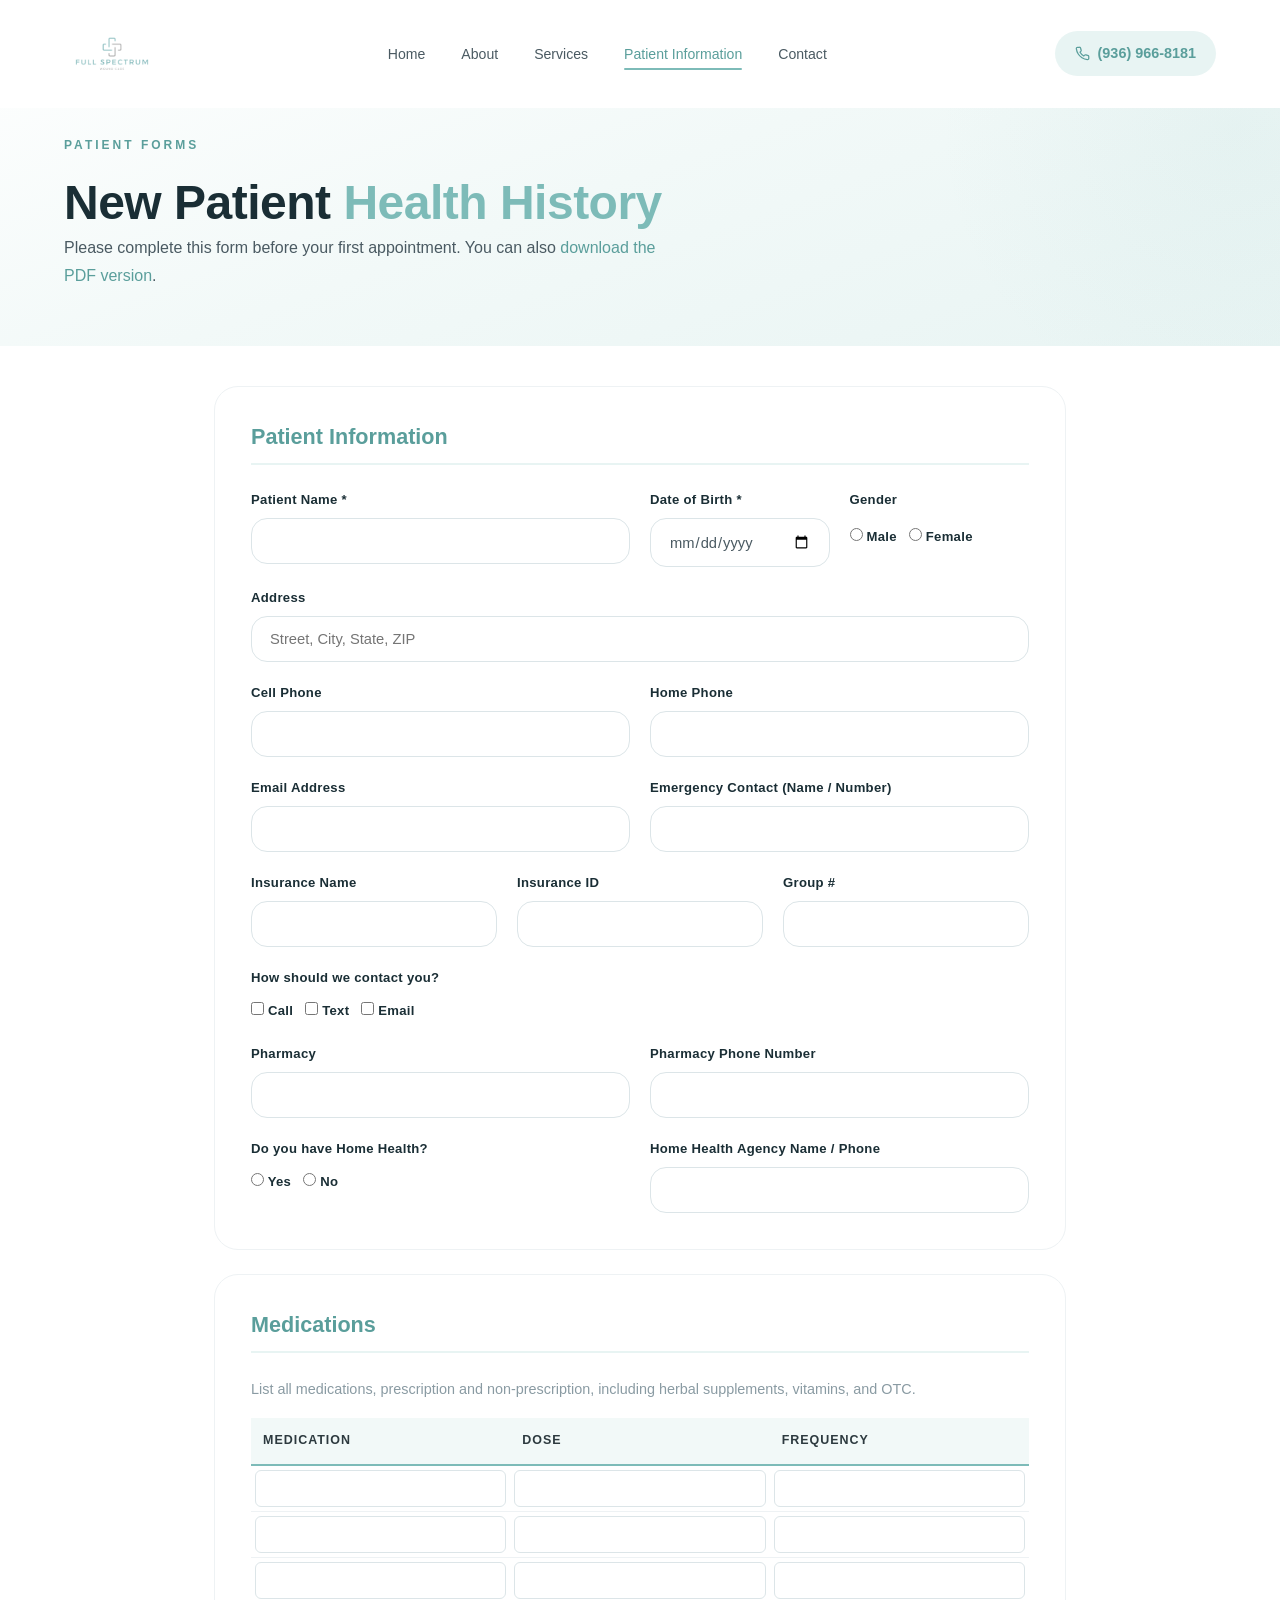
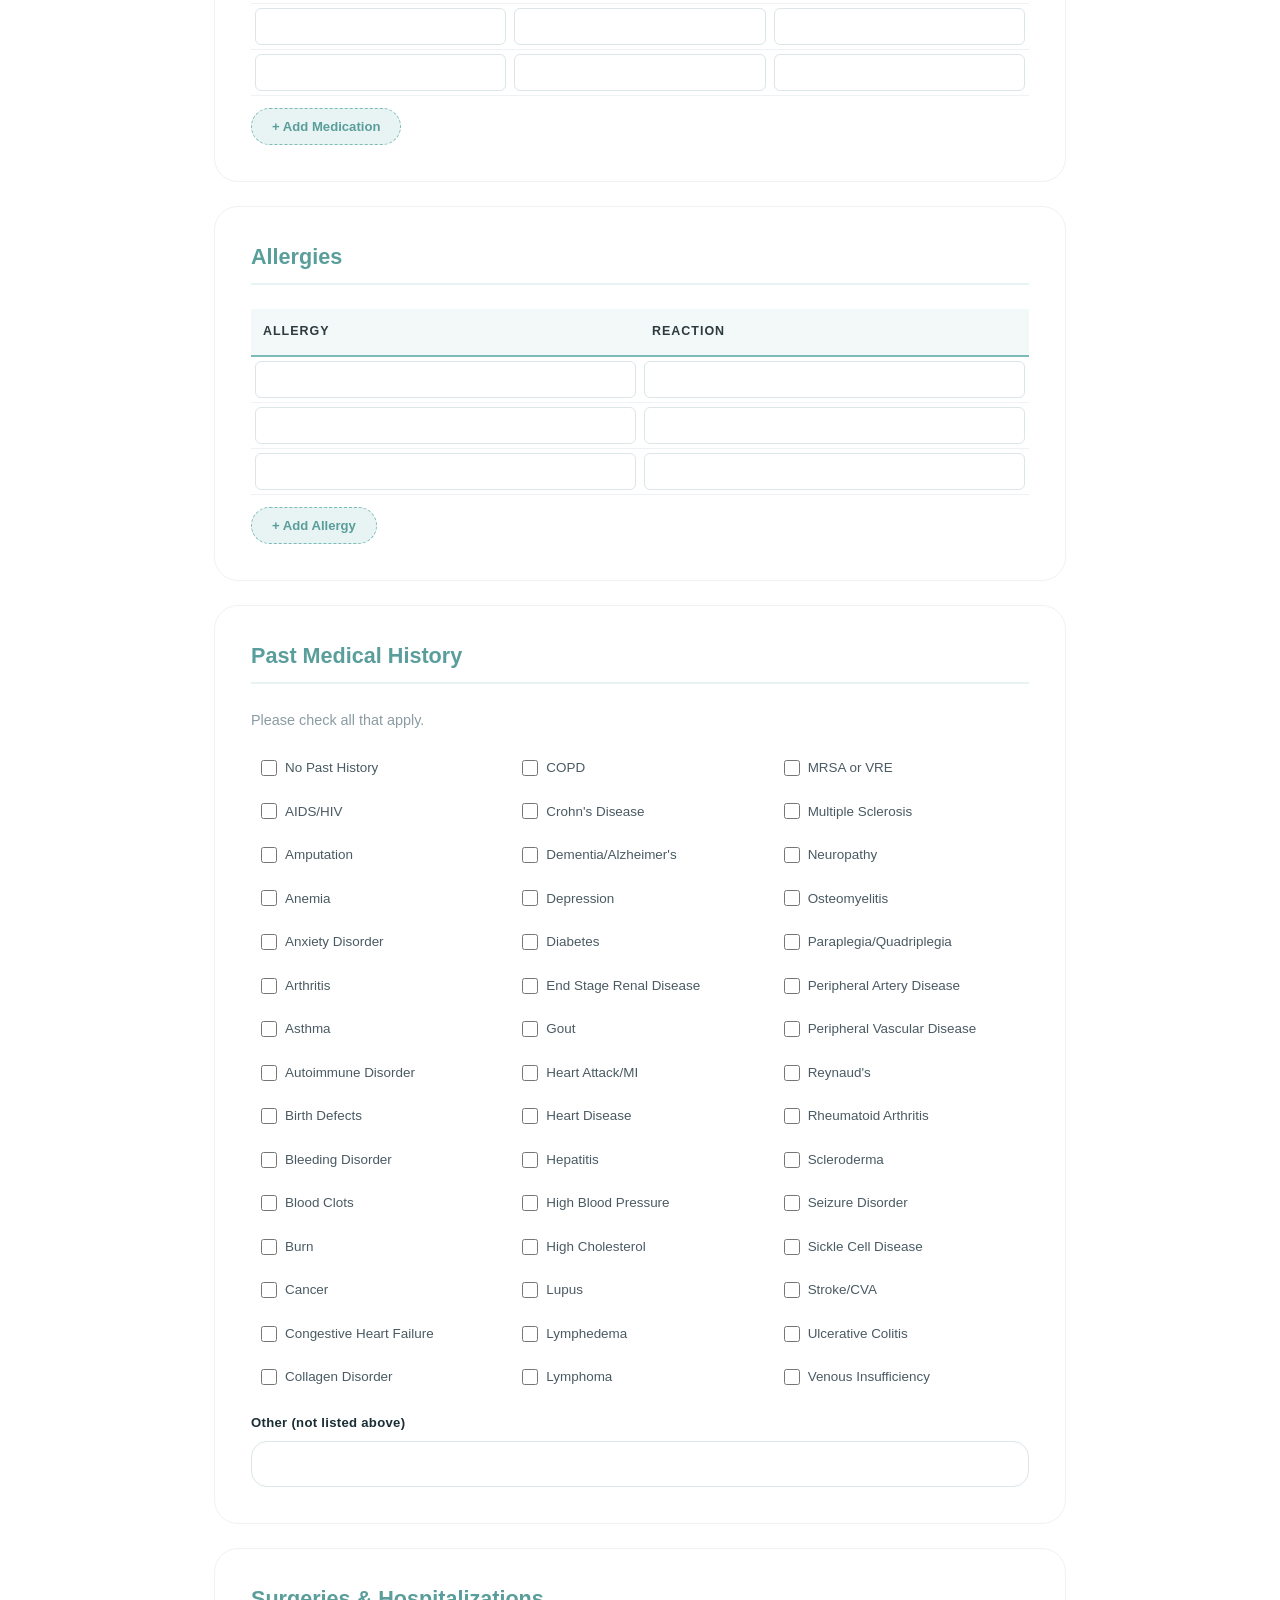
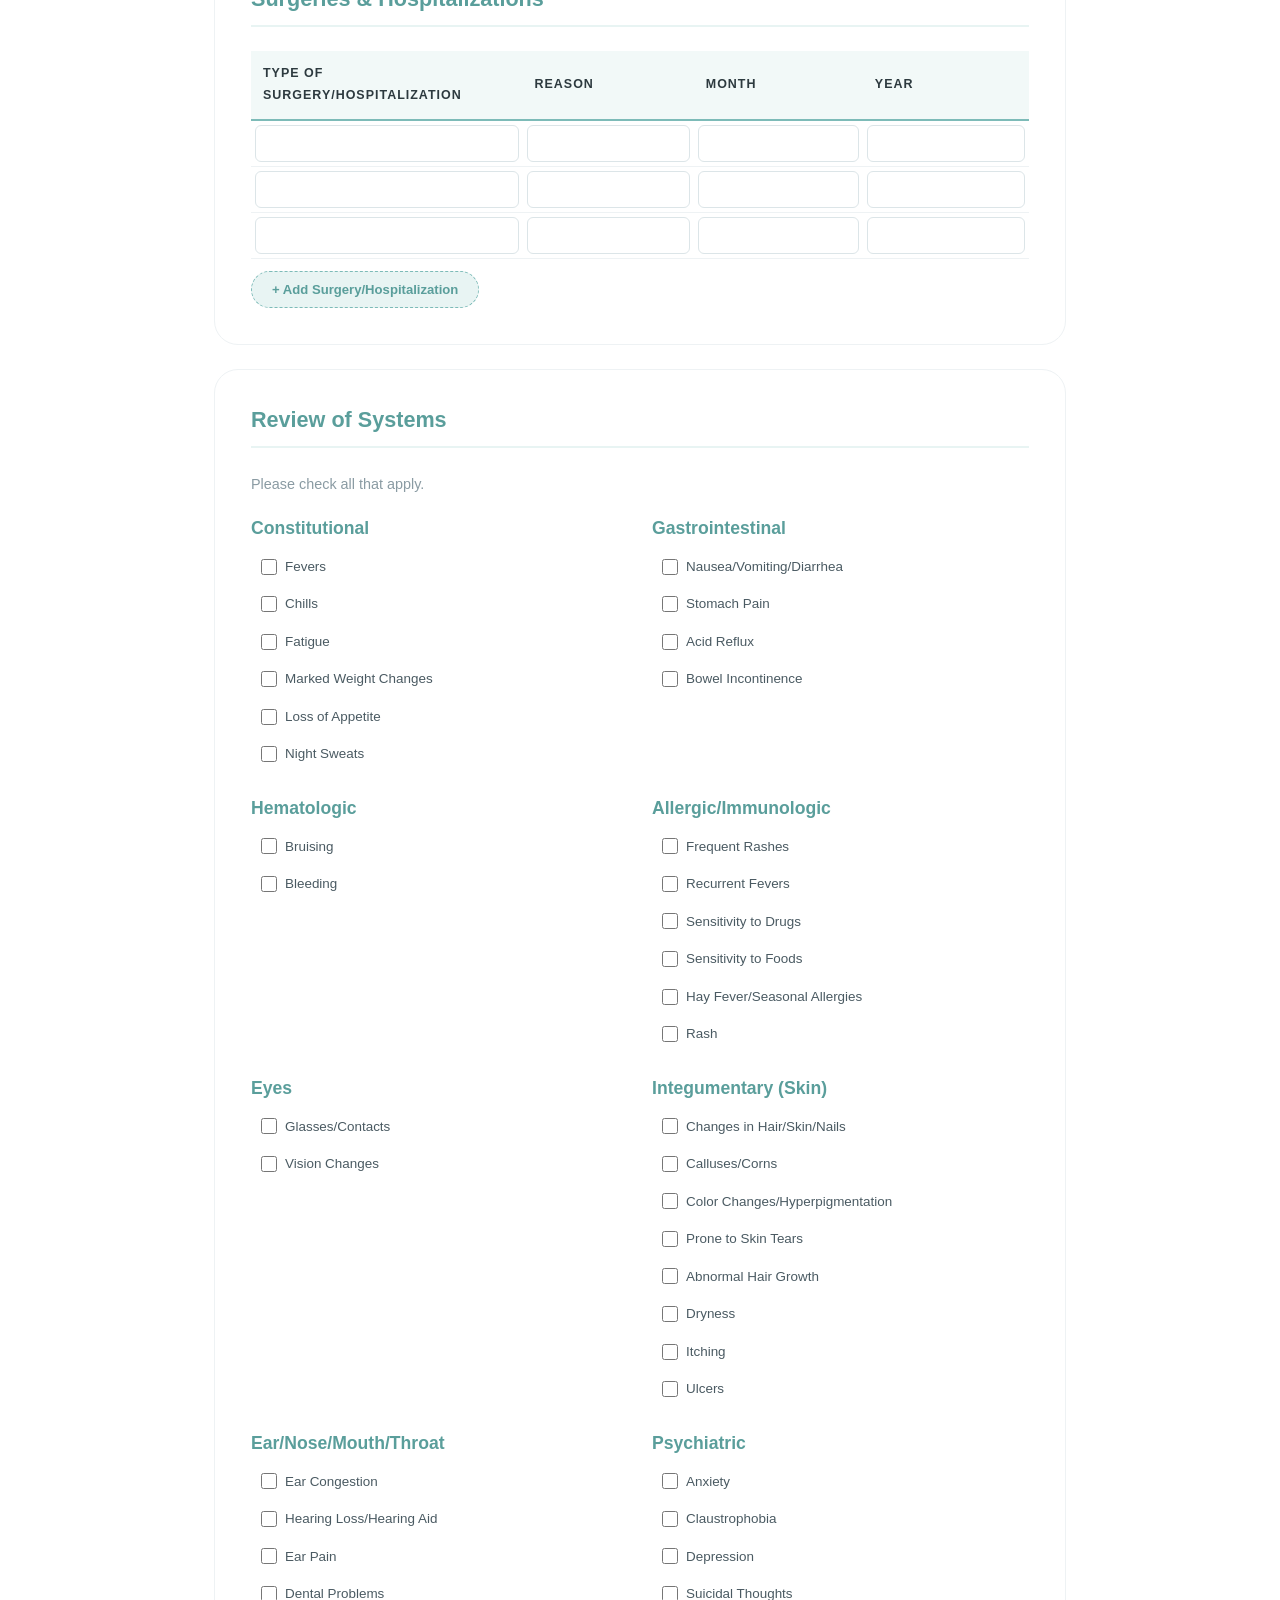
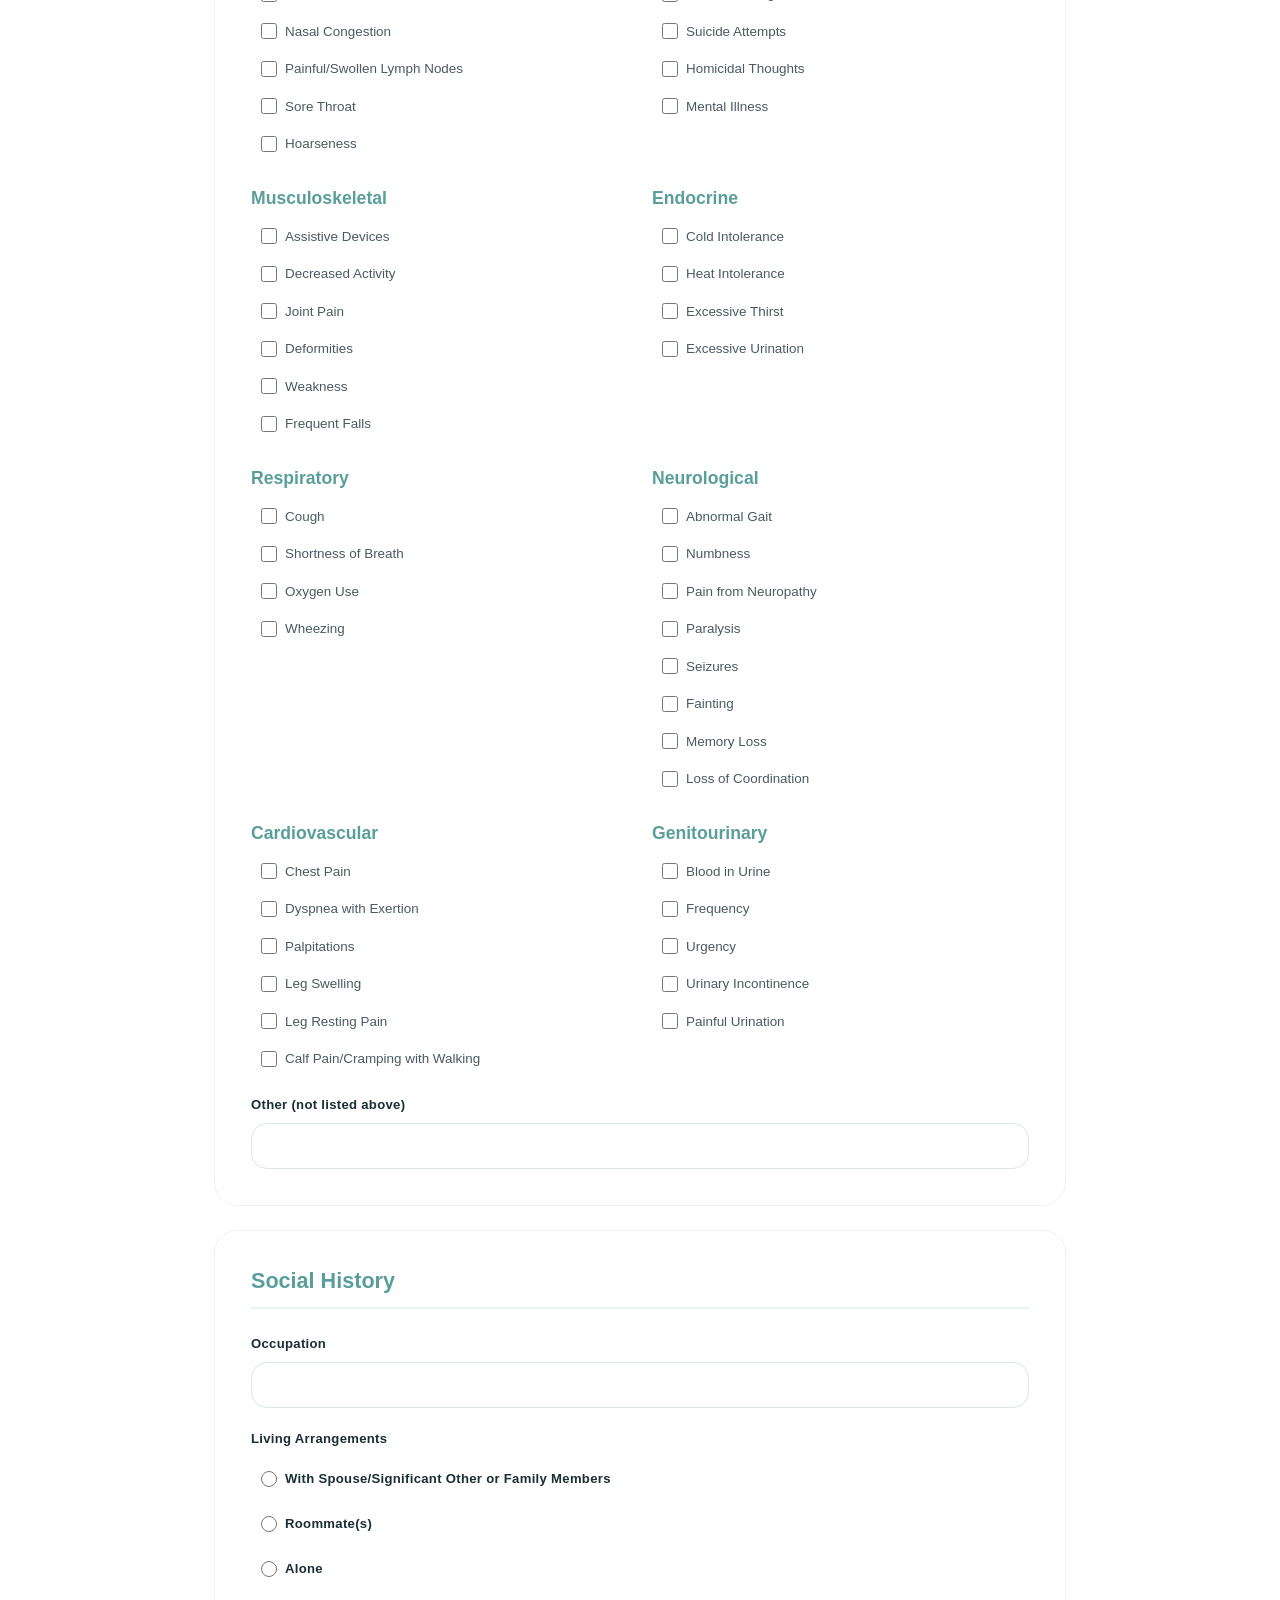
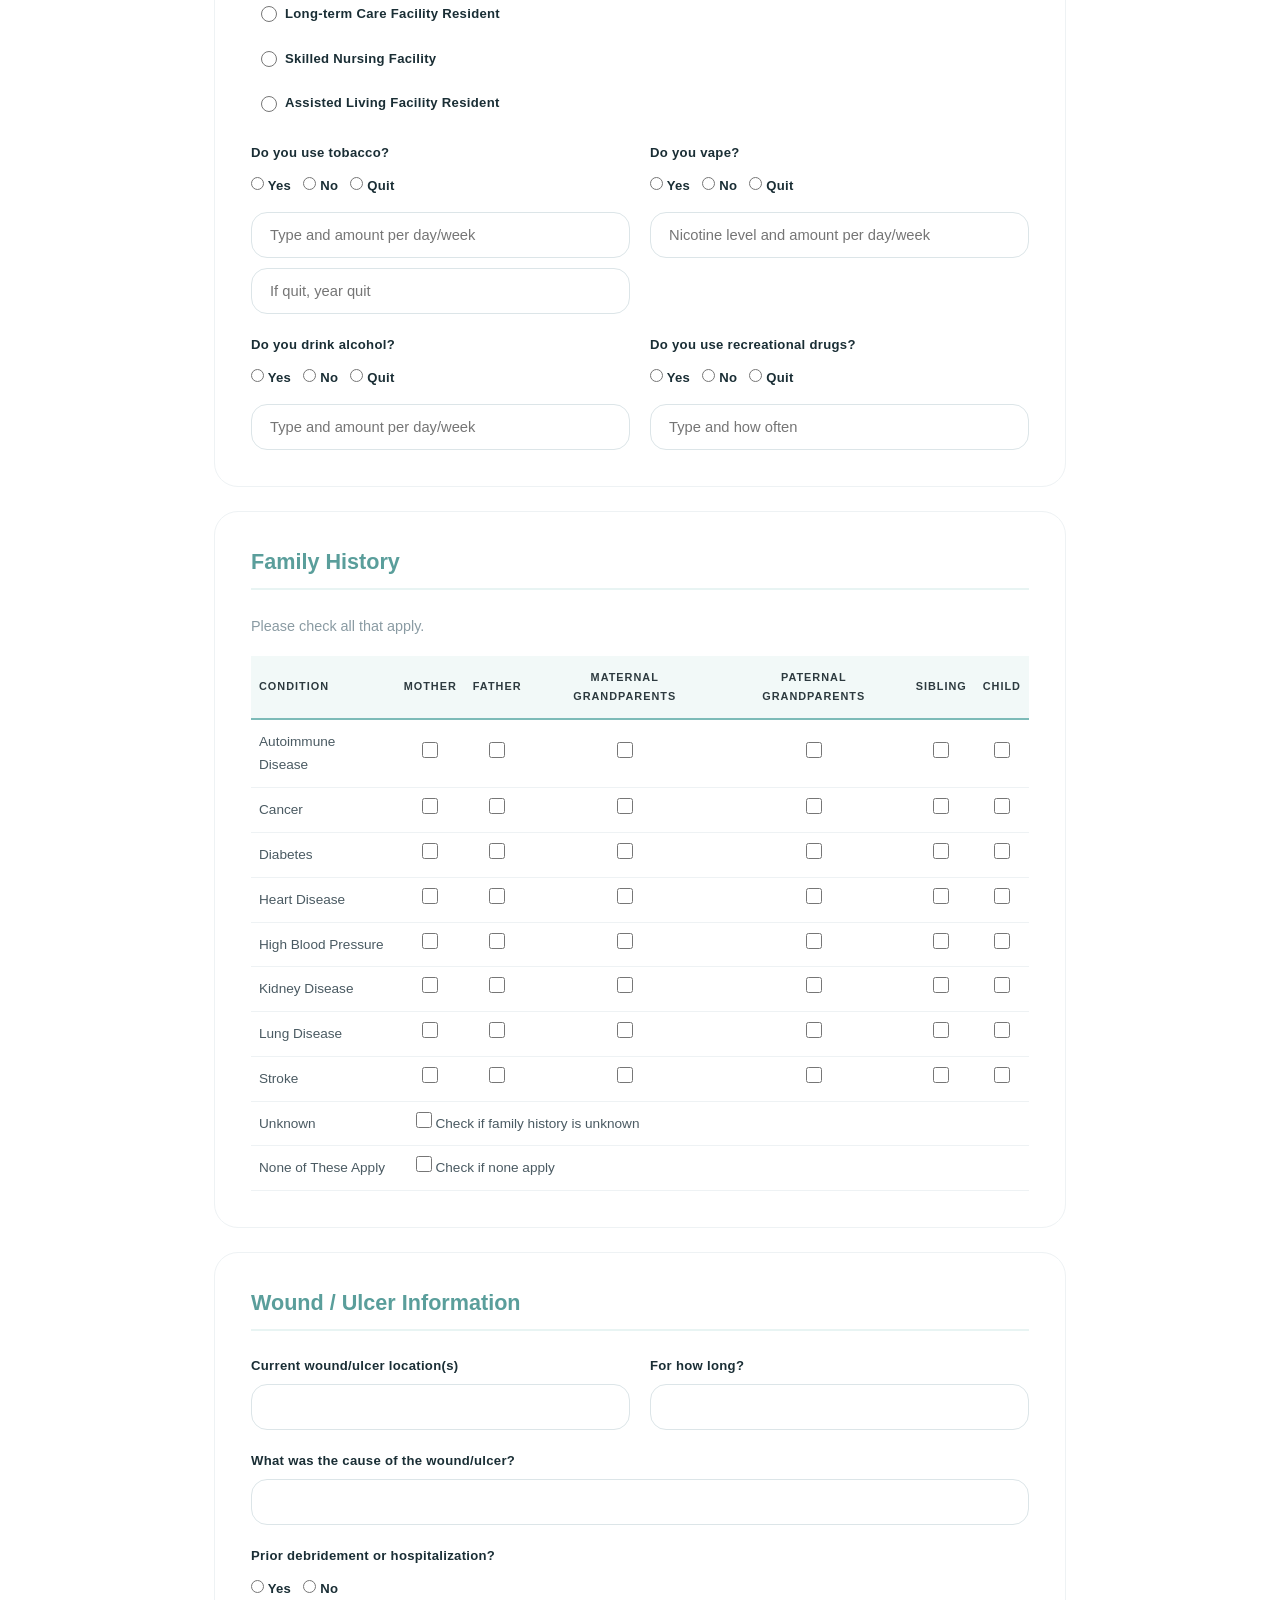
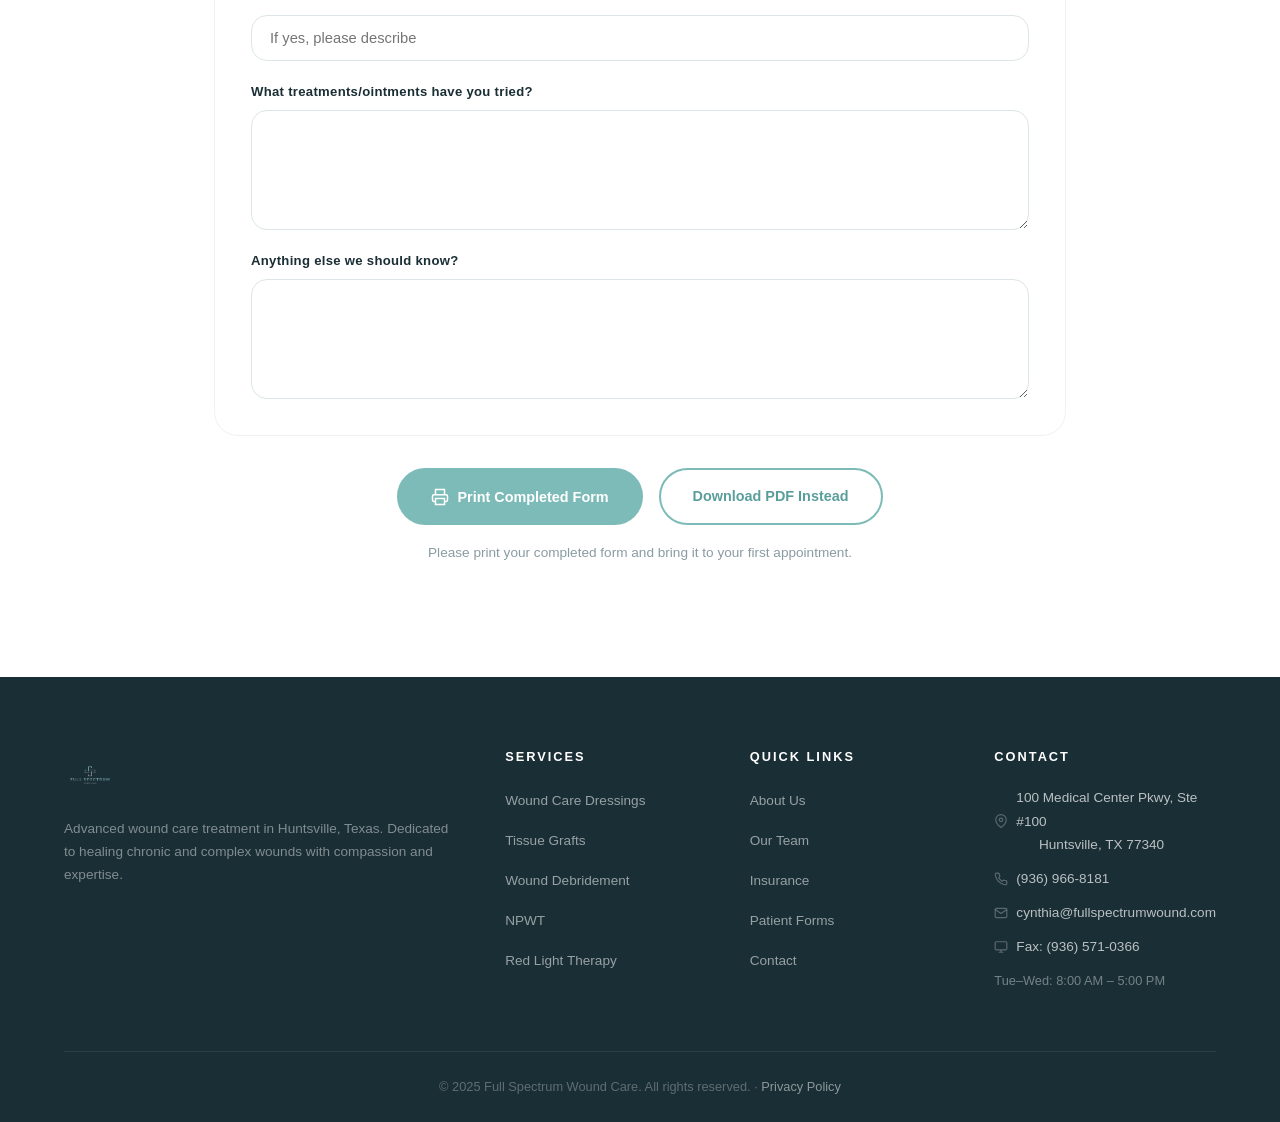
<file: new-patient-form.html>
<!DOCTYPE html>
<html lang="en">
<head>
  <meta charset="UTF-8">
  <meta name="viewport" content="width=device-width, initial-scale=1.0">
  <title>New Patient Form | Full Spectrum Wound Care</title>
  <link rel="icon" href="favicon.ico" />
  <link rel="stylesheet" href="styles.css?v=11" />
</head>
<body>

  <nav class="navbar">
    <div class="container">
      <a href="index.html" class="nav-logo"><img src="logo-transparent.png" alt="Full Spectrum Wound Care" /></a>
      <ul class="nav-links">
        <li><a href="index.html">Home</a></li>
        <li><a href="about.html">About</a></li>
        <li><a href="services.html">Services</a></li>
        <li><a href="patient-info.html" class="active">Patient Information</a></li>
        <li><a href="contact.html">Contact</a></li>
      </ul>
      <a href="tel:9369668181" class="nav-phone">
        <svg viewBox="0 0 24 24" fill="none" stroke="currentColor" stroke-width="2"><path d="M22 16.92v3a2 2 0 01-2.18 2 19.79 19.79 0 01-8.63-3.07 19.5 19.5 0 01-6-6 19.79 19.79 0 01-3.07-8.67A2 2 0 014.11 2h3a2 2 0 012 1.72c.127.96.361 1.903.7 2.81a2 2 0 01-.45 2.11L8.09 9.91a16 16 0 006 6l1.27-1.27a2 2 0 012.11-.45c.907.339 1.85.573 2.81.7A2 2 0 0122 16.92z"/></svg>
        (936) 966-8181
      </a>
      <button class="mobile-toggle" aria-label="Menu"><span></span><span></span><span></span></button>
    </div>
  </nav>

  <section class="hero" style="padding: 130px 0 40px;">
    <div class="container">
      <span class="section-label">Patient Forms</span>
      <h1>New Patient <span>Health History</span></h1>
      <p style="max-width: 600px;">Please complete this form before your first appointment. You can also <a href="FSWC-New-Patient-Questionnaire.pdf" target="_blank">download the PDF version</a>.</p>
    </div>
  </section>

  <section class="section" style="padding-top: 40px;">
    <div class="container form-page-container">

      <!-- DEMOGRAPHICS -->
      <div class="form-section fade-in">
        <h3>Patient Information</h3>
        <div class="form-row" style="margin-bottom: 20px;">
          <div class="form-group">
            <label>Patient Name *</label>
            <input type="text" name="patient_name" required />
          </div>
          <div class="form-row">
            <div class="form-group">
              <label>Date of Birth *</label>
              <input type="date" name="dob" required />
            </div>
            <div class="form-group">
              <label>Gender</label>
              <div class="form-group-inline" style="padding-top: 8px;">
                <label><input type="radio" name="gender" value="M" /> Male</label>
                <label><input type="radio" name="gender" value="F" /> Female</label>
              </div>
            </div>
          </div>
        </div>
        <div class="form-group" style="margin-bottom: 20px;">
          <label>Address</label>
          <input type="text" name="address" placeholder="Street, City, State, ZIP" />
        </div>
        <div class="form-row" style="margin-bottom: 20px;">
          <div class="form-group">
            <label>Cell Phone</label>
            <input type="tel" name="cell_phone" />
          </div>
          <div class="form-group">
            <label>Home Phone</label>
            <input type="tel" name="home_phone" />
          </div>
        </div>
        <div class="form-row" style="margin-bottom: 20px;">
          <div class="form-group">
            <label>Email Address</label>
            <input type="email" name="email" />
          </div>
          <div class="form-group">
            <label>Emergency Contact (Name / Number)</label>
            <input type="text" name="emergency_contact" />
          </div>
        </div>
        <div class="form-row-3" style="margin-bottom: 20px;">
          <div class="form-group">
            <label>Insurance Name</label>
            <input type="text" name="insurance_name" />
          </div>
          <div class="form-group">
            <label>Insurance ID</label>
            <input type="text" name="insurance_id" />
          </div>
          <div class="form-group">
            <label>Group #</label>
            <input type="text" name="insurance_grp" />
          </div>
        </div>
        <div class="form-group" style="margin-bottom: 20px;">
          <label>How should we contact you?</label>
          <div class="form-group-inline" style="padding-top: 4px;">
            <label><input type="checkbox" name="contact_pref" value="call" /> Call</label>
            <label><input type="checkbox" name="contact_pref" value="text" /> Text</label>
            <label><input type="checkbox" name="contact_pref" value="email" /> Email</label>
          </div>
        </div>
        <div class="form-row" style="margin-bottom: 20px;">
          <div class="form-group">
            <label>Pharmacy</label>
            <input type="text" name="pharmacy" />
          </div>
          <div class="form-group">
            <label>Pharmacy Phone Number</label>
            <input type="tel" name="pharmacy_phone" />
          </div>
        </div>
        <div class="form-row">
          <div class="form-group">
            <label>Do you have Home Health?</label>
            <div class="form-group-inline" style="padding-top: 4px;">
              <label><input type="radio" name="home_health" value="yes" /> Yes</label>
              <label><input type="radio" name="home_health" value="no" /> No</label>
            </div>
          </div>
          <div class="form-group">
            <label>Home Health Agency Name / Phone</label>
            <input type="text" name="home_health_agency" />
          </div>
        </div>
      </div>

      <!-- MEDICATIONS -->
      <div class="form-section fade-in">
        <h3>Medications</h3>
        <p style="font-size: 0.9rem; color: var(--text-light); margin-bottom: 16px;">List all medications, prescription and non-prescription, including herbal supplements, vitamins, and OTC.</p>
        <table class="med-table" id="med-table">
          <thead>
            <tr><th>Medication</th><th>Dose</th><th>Frequency</th></tr>
          </thead>
          <tbody>
            <tr><td><input type="text" name="med_name[]" /></td><td><input type="text" name="med_dose[]" /></td><td><input type="text" name="med_freq[]" /></td></tr>
            <tr><td><input type="text" name="med_name[]" /></td><td><input type="text" name="med_dose[]" /></td><td><input type="text" name="med_freq[]" /></td></tr>
            <tr><td><input type="text" name="med_name[]" /></td><td><input type="text" name="med_dose[]" /></td><td><input type="text" name="med_freq[]" /></td></tr>
            <tr><td><input type="text" name="med_name[]" /></td><td><input type="text" name="med_dose[]" /></td><td><input type="text" name="med_freq[]" /></td></tr>
            <tr><td><input type="text" name="med_name[]" /></td><td><input type="text" name="med_dose[]" /></td><td><input type="text" name="med_freq[]" /></td></tr>
          </tbody>
        </table>
        <button type="button" class="add-row-btn" id="add-med-row">+ Add Medication</button>
      </div>

      <!-- ALLERGIES -->
      <div class="form-section fade-in">
        <h3>Allergies</h3>
        <table class="med-table" id="allergy-table">
          <thead>
            <tr><th>Allergy</th><th>Reaction</th></tr>
          </thead>
          <tbody>
            <tr><td><input type="text" name="allergy_name[]" /></td><td><input type="text" name="allergy_reaction[]" /></td></tr>
            <tr><td><input type="text" name="allergy_name[]" /></td><td><input type="text" name="allergy_reaction[]" /></td></tr>
            <tr><td><input type="text" name="allergy_name[]" /></td><td><input type="text" name="allergy_reaction[]" /></td></tr>
          </tbody>
        </table>
        <button type="button" class="add-row-btn" id="add-allergy-row">+ Add Allergy</button>
      </div>

      <!-- PAST MEDICAL HISTORY -->
      <div class="form-section fade-in">
        <h3>Past Medical History</h3>
        <p style="font-size: 0.9rem; color: var(--text-light); margin-bottom: 16px;">Please check all that apply.</p>
        <div class="checkbox-grid">
          <label class="checkbox-item"><input type="checkbox" name="pmh[]" value="none" /> No Past History</label>
          <label class="checkbox-item"><input type="checkbox" name="pmh[]" value="copd" /> COPD</label>
          <label class="checkbox-item"><input type="checkbox" name="pmh[]" value="mrsa_vre" /> MRSA or VRE</label>
          <label class="checkbox-item"><input type="checkbox" name="pmh[]" value="aids_hiv" /> AIDS/HIV</label>
          <label class="checkbox-item"><input type="checkbox" name="pmh[]" value="crohns" /> Crohn's Disease</label>
          <label class="checkbox-item"><input type="checkbox" name="pmh[]" value="ms" /> Multiple Sclerosis</label>
          <label class="checkbox-item"><input type="checkbox" name="pmh[]" value="amputation" /> Amputation</label>
          <label class="checkbox-item"><input type="checkbox" name="pmh[]" value="dementia" /> Dementia/Alzheimer's</label>
          <label class="checkbox-item"><input type="checkbox" name="pmh[]" value="neuropathy" /> Neuropathy</label>
          <label class="checkbox-item"><input type="checkbox" name="pmh[]" value="anemia" /> Anemia</label>
          <label class="checkbox-item"><input type="checkbox" name="pmh[]" value="depression" /> Depression</label>
          <label class="checkbox-item"><input type="checkbox" name="pmh[]" value="osteomyelitis" /> Osteomyelitis</label>
          <label class="checkbox-item"><input type="checkbox" name="pmh[]" value="anxiety" /> Anxiety Disorder</label>
          <label class="checkbox-item"><input type="checkbox" name="pmh[]" value="diabetes" /> Diabetes</label>
          <label class="checkbox-item"><input type="checkbox" name="pmh[]" value="paraplegia" /> Paraplegia/Quadriplegia</label>
          <label class="checkbox-item"><input type="checkbox" name="pmh[]" value="arthritis" /> Arthritis</label>
          <label class="checkbox-item"><input type="checkbox" name="pmh[]" value="esrd" /> End Stage Renal Disease</label>
          <label class="checkbox-item"><input type="checkbox" name="pmh[]" value="pad" /> Peripheral Artery Disease</label>
          <label class="checkbox-item"><input type="checkbox" name="pmh[]" value="asthma" /> Asthma</label>
          <label class="checkbox-item"><input type="checkbox" name="pmh[]" value="gout" /> Gout</label>
          <label class="checkbox-item"><input type="checkbox" name="pmh[]" value="pvd" /> Peripheral Vascular Disease</label>
          <label class="checkbox-item"><input type="checkbox" name="pmh[]" value="autoimmune" /> Autoimmune Disorder</label>
          <label class="checkbox-item"><input type="checkbox" name="pmh[]" value="heart_attack" /> Heart Attack/MI</label>
          <label class="checkbox-item"><input type="checkbox" name="pmh[]" value="reynauds" /> Reynaud's</label>
          <label class="checkbox-item"><input type="checkbox" name="pmh[]" value="birth_defects" /> Birth Defects</label>
          <label class="checkbox-item"><input type="checkbox" name="pmh[]" value="heart_disease" /> Heart Disease</label>
          <label class="checkbox-item"><input type="checkbox" name="pmh[]" value="ra" /> Rheumatoid Arthritis</label>
          <label class="checkbox-item"><input type="checkbox" name="pmh[]" value="bleeding" /> Bleeding Disorder</label>
          <label class="checkbox-item"><input type="checkbox" name="pmh[]" value="hepatitis" /> Hepatitis</label>
          <label class="checkbox-item"><input type="checkbox" name="pmh[]" value="scleroderma" /> Scleroderma</label>
          <label class="checkbox-item"><input type="checkbox" name="pmh[]" value="blood_clots" /> Blood Clots</label>
          <label class="checkbox-item"><input type="checkbox" name="pmh[]" value="hbp" /> High Blood Pressure</label>
          <label class="checkbox-item"><input type="checkbox" name="pmh[]" value="seizure" /> Seizure Disorder</label>
          <label class="checkbox-item"><input type="checkbox" name="pmh[]" value="burn" /> Burn</label>
          <label class="checkbox-item"><input type="checkbox" name="pmh[]" value="high_cholesterol" /> High Cholesterol</label>
          <label class="checkbox-item"><input type="checkbox" name="pmh[]" value="sickle_cell" /> Sickle Cell Disease</label>
          <label class="checkbox-item"><input type="checkbox" name="pmh[]" value="cancer" /> Cancer</label>
          <label class="checkbox-item"><input type="checkbox" name="pmh[]" value="lupus" /> Lupus</label>
          <label class="checkbox-item"><input type="checkbox" name="pmh[]" value="stroke" /> Stroke/CVA</label>
          <label class="checkbox-item"><input type="checkbox" name="pmh[]" value="chf" /> Congestive Heart Failure</label>
          <label class="checkbox-item"><input type="checkbox" name="pmh[]" value="lymphedema" /> Lymphedema</label>
          <label class="checkbox-item"><input type="checkbox" name="pmh[]" value="uc" /> Ulcerative Colitis</label>
          <label class="checkbox-item"><input type="checkbox" name="pmh[]" value="collagen" /> Collagen Disorder</label>
          <label class="checkbox-item"><input type="checkbox" name="pmh[]" value="lymphoma" /> Lymphoma</label>
          <label class="checkbox-item"><input type="checkbox" name="pmh[]" value="venous_insuff" /> Venous Insufficiency</label>
        </div>
        <div class="form-group" style="margin-top: 16px;">
          <label>Other (not listed above)</label>
          <input type="text" name="pmh_other" />
        </div>
      </div>

      <!-- SURGERIES -->
      <div class="form-section fade-in">
        <h3>Surgeries &amp; Hospitalizations</h3>
        <table class="med-table" id="surgery-table">
          <thead>
            <tr><th>Type of Surgery/Hospitalization</th><th>Reason</th><th>Month</th><th>Year</th></tr>
          </thead>
          <tbody>
            <tr><td><input type="text" name="surgery_type[]" /></td><td><input type="text" name="surgery_reason[]" /></td><td><input type="text" name="surgery_month[]" /></td><td><input type="text" name="surgery_year[]" /></td></tr>
            <tr><td><input type="text" name="surgery_type[]" /></td><td><input type="text" name="surgery_reason[]" /></td><td><input type="text" name="surgery_month[]" /></td><td><input type="text" name="surgery_year[]" /></td></tr>
            <tr><td><input type="text" name="surgery_type[]" /></td><td><input type="text" name="surgery_reason[]" /></td><td><input type="text" name="surgery_month[]" /></td><td><input type="text" name="surgery_year[]" /></td></tr>
          </tbody>
        </table>
        <button type="button" class="add-row-btn" id="add-surgery-row">+ Add Surgery/Hospitalization</button>
      </div>

      <!-- REVIEW OF SYSTEMS -->
      <div class="form-section fade-in">
        <h3>Review of Systems</h3>
        <p style="font-size: 0.9rem; color: var(--text-light); margin-bottom: 20px;">Please check all that apply.</p>

        <div style="display: grid; grid-template-columns: 1fr 1fr; gap: 24px;">
          <div>
            <h4 style="color: var(--teal-dark); margin-bottom: 8px;">Constitutional</h4>
            <label class="checkbox-item"><input type="checkbox" name="ros[]" value="fevers" /> Fevers</label>
            <label class="checkbox-item"><input type="checkbox" name="ros[]" value="chills" /> Chills</label>
            <label class="checkbox-item"><input type="checkbox" name="ros[]" value="fatigue" /> Fatigue</label>
            <label class="checkbox-item"><input type="checkbox" name="ros[]" value="weight_changes" /> Marked Weight Changes</label>
            <label class="checkbox-item"><input type="checkbox" name="ros[]" value="appetite_loss" /> Loss of Appetite</label>
            <label class="checkbox-item"><input type="checkbox" name="ros[]" value="night_sweats" /> Night Sweats</label>
          </div>
          <div>
            <h4 style="color: var(--teal-dark); margin-bottom: 8px;">Gastrointestinal</h4>
            <label class="checkbox-item"><input type="checkbox" name="ros[]" value="nausea" /> Nausea/Vomiting/Diarrhea</label>
            <label class="checkbox-item"><input type="checkbox" name="ros[]" value="stomach_pain" /> Stomach Pain</label>
            <label class="checkbox-item"><input type="checkbox" name="ros[]" value="acid_reflux" /> Acid Reflux</label>
            <label class="checkbox-item"><input type="checkbox" name="ros[]" value="bowel_incontinence" /> Bowel Incontinence</label>
          </div>
          <div>
            <h4 style="color: var(--teal-dark); margin-bottom: 8px;">Hematologic</h4>
            <label class="checkbox-item"><input type="checkbox" name="ros[]" value="bruising" /> Bruising</label>
            <label class="checkbox-item"><input type="checkbox" name="ros[]" value="bleeding" /> Bleeding</label>
          </div>
          <div>
            <h4 style="color: var(--teal-dark); margin-bottom: 8px;">Allergic/Immunologic</h4>
            <label class="checkbox-item"><input type="checkbox" name="ros[]" value="freq_rashes" /> Frequent Rashes</label>
            <label class="checkbox-item"><input type="checkbox" name="ros[]" value="recurrent_fevers" /> Recurrent Fevers</label>
            <label class="checkbox-item"><input type="checkbox" name="ros[]" value="drug_sensitivity" /> Sensitivity to Drugs</label>
            <label class="checkbox-item"><input type="checkbox" name="ros[]" value="food_sensitivity" /> Sensitivity to Foods</label>
            <label class="checkbox-item"><input type="checkbox" name="ros[]" value="hay_fever" /> Hay Fever/Seasonal Allergies</label>
            <label class="checkbox-item"><input type="checkbox" name="ros[]" value="rash" /> Rash</label>
          </div>
          <div>
            <h4 style="color: var(--teal-dark); margin-bottom: 8px;">Eyes</h4>
            <label class="checkbox-item"><input type="checkbox" name="ros[]" value="glasses" /> Glasses/Contacts</label>
            <label class="checkbox-item"><input type="checkbox" name="ros[]" value="vision_changes" /> Vision Changes</label>
          </div>
          <div>
            <h4 style="color: var(--teal-dark); margin-bottom: 8px;">Integumentary (Skin)</h4>
            <label class="checkbox-item"><input type="checkbox" name="ros[]" value="hair_skin_nail_changes" /> Changes in Hair/Skin/Nails</label>
            <label class="checkbox-item"><input type="checkbox" name="ros[]" value="calluses" /> Calluses/Corns</label>
            <label class="checkbox-item"><input type="checkbox" name="ros[]" value="hyperpigmentation" /> Color Changes/Hyperpigmentation</label>
            <label class="checkbox-item"><input type="checkbox" name="ros[]" value="skin_tears" /> Prone to Skin Tears</label>
            <label class="checkbox-item"><input type="checkbox" name="ros[]" value="abnormal_hair" /> Abnormal Hair Growth</label>
            <label class="checkbox-item"><input type="checkbox" name="ros[]" value="dryness" /> Dryness</label>
            <label class="checkbox-item"><input type="checkbox" name="ros[]" value="itching" /> Itching</label>
            <label class="checkbox-item"><input type="checkbox" name="ros[]" value="ulcers" /> Ulcers</label>
          </div>
          <div>
            <h4 style="color: var(--teal-dark); margin-bottom: 8px;">Ear/Nose/Mouth/Throat</h4>
            <label class="checkbox-item"><input type="checkbox" name="ros[]" value="ear_congestion" /> Ear Congestion</label>
            <label class="checkbox-item"><input type="checkbox" name="ros[]" value="hearing_loss" /> Hearing Loss/Hearing Aid</label>
            <label class="checkbox-item"><input type="checkbox" name="ros[]" value="ear_pain" /> Ear Pain</label>
            <label class="checkbox-item"><input type="checkbox" name="ros[]" value="dental" /> Dental Problems</label>
            <label class="checkbox-item"><input type="checkbox" name="ros[]" value="nasal_congestion" /> Nasal Congestion</label>
            <label class="checkbox-item"><input type="checkbox" name="ros[]" value="lymph_nodes" /> Painful/Swollen Lymph Nodes</label>
            <label class="checkbox-item"><input type="checkbox" name="ros[]" value="sore_throat" /> Sore Throat</label>
            <label class="checkbox-item"><input type="checkbox" name="ros[]" value="hoarseness" /> Hoarseness</label>
          </div>
          <div>
            <h4 style="color: var(--teal-dark); margin-bottom: 8px;">Psychiatric</h4>
            <label class="checkbox-item"><input type="checkbox" name="ros[]" value="anxiety_ros" /> Anxiety</label>
            <label class="checkbox-item"><input type="checkbox" name="ros[]" value="claustrophobia" /> Claustrophobia</label>
            <label class="checkbox-item"><input type="checkbox" name="ros[]" value="depression_ros" /> Depression</label>
            <label class="checkbox-item"><input type="checkbox" name="ros[]" value="suicidal_thoughts" /> Suicidal Thoughts</label>
            <label class="checkbox-item"><input type="checkbox" name="ros[]" value="suicide_attempts" /> Suicide Attempts</label>
            <label class="checkbox-item"><input type="checkbox" name="ros[]" value="homicidal" /> Homicidal Thoughts</label>
            <label class="checkbox-item"><input type="checkbox" name="ros[]" value="mental_illness" /> Mental Illness</label>
          </div>
          <div>
            <h4 style="color: var(--teal-dark); margin-bottom: 8px;">Musculoskeletal</h4>
            <label class="checkbox-item"><input type="checkbox" name="ros[]" value="assistive_devices" /> Assistive Devices</label>
            <label class="checkbox-item"><input type="checkbox" name="ros[]" value="decreased_activity" /> Decreased Activity</label>
            <label class="checkbox-item"><input type="checkbox" name="ros[]" value="joint_pain" /> Joint Pain</label>
            <label class="checkbox-item"><input type="checkbox" name="ros[]" value="deformities" /> Deformities</label>
            <label class="checkbox-item"><input type="checkbox" name="ros[]" value="weakness" /> Weakness</label>
            <label class="checkbox-item"><input type="checkbox" name="ros[]" value="frequent_falls" /> Frequent Falls</label>
          </div>
          <div>
            <h4 style="color: var(--teal-dark); margin-bottom: 8px;">Endocrine</h4>
            <label class="checkbox-item"><input type="checkbox" name="ros[]" value="cold_intolerance" /> Cold Intolerance</label>
            <label class="checkbox-item"><input type="checkbox" name="ros[]" value="heat_intolerance" /> Heat Intolerance</label>
            <label class="checkbox-item"><input type="checkbox" name="ros[]" value="excessive_thirst" /> Excessive Thirst</label>
            <label class="checkbox-item"><input type="checkbox" name="ros[]" value="excessive_urination" /> Excessive Urination</label>
          </div>
          <div>
            <h4 style="color: var(--teal-dark); margin-bottom: 8px;">Respiratory</h4>
            <label class="checkbox-item"><input type="checkbox" name="ros[]" value="cough" /> Cough</label>
            <label class="checkbox-item"><input type="checkbox" name="ros[]" value="sob" /> Shortness of Breath</label>
            <label class="checkbox-item"><input type="checkbox" name="ros[]" value="oxygen_use" /> Oxygen Use</label>
            <label class="checkbox-item"><input type="checkbox" name="ros[]" value="wheezing" /> Wheezing</label>
          </div>
          <div>
            <h4 style="color: var(--teal-dark); margin-bottom: 8px;">Neurological</h4>
            <label class="checkbox-item"><input type="checkbox" name="ros[]" value="abnormal_gait" /> Abnormal Gait</label>
            <label class="checkbox-item"><input type="checkbox" name="ros[]" value="numbness" /> Numbness</label>
            <label class="checkbox-item"><input type="checkbox" name="ros[]" value="neuro_pain" /> Pain from Neuropathy</label>
            <label class="checkbox-item"><input type="checkbox" name="ros[]" value="paralysis" /> Paralysis</label>
            <label class="checkbox-item"><input type="checkbox" name="ros[]" value="seizures_ros" /> Seizures</label>
            <label class="checkbox-item"><input type="checkbox" name="ros[]" value="fainting" /> Fainting</label>
            <label class="checkbox-item"><input type="checkbox" name="ros[]" value="memory_loss" /> Memory Loss</label>
            <label class="checkbox-item"><input type="checkbox" name="ros[]" value="coordination" /> Loss of Coordination</label>
          </div>
          <div>
            <h4 style="color: var(--teal-dark); margin-bottom: 8px;">Cardiovascular</h4>
            <label class="checkbox-item"><input type="checkbox" name="ros[]" value="chest_pain" /> Chest Pain</label>
            <label class="checkbox-item"><input type="checkbox" name="ros[]" value="dyspnea_exertion" /> Dyspnea with Exertion</label>
            <label class="checkbox-item"><input type="checkbox" name="ros[]" value="palpitations" /> Palpitations</label>
            <label class="checkbox-item"><input type="checkbox" name="ros[]" value="leg_swelling" /> Leg Swelling</label>
            <label class="checkbox-item"><input type="checkbox" name="ros[]" value="leg_resting_pain" /> Leg Resting Pain</label>
            <label class="checkbox-item"><input type="checkbox" name="ros[]" value="calf_pain" /> Calf Pain/Cramping with Walking</label>
          </div>
          <div>
            <h4 style="color: var(--teal-dark); margin-bottom: 8px;">Genitourinary</h4>
            <label class="checkbox-item"><input type="checkbox" name="ros[]" value="blood_urine" /> Blood in Urine</label>
            <label class="checkbox-item"><input type="checkbox" name="ros[]" value="frequency" /> Frequency</label>
            <label class="checkbox-item"><input type="checkbox" name="ros[]" value="urgency" /> Urgency</label>
            <label class="checkbox-item"><input type="checkbox" name="ros[]" value="incontinence" /> Urinary Incontinence</label>
            <label class="checkbox-item"><input type="checkbox" name="ros[]" value="painful_urination" /> Painful Urination</label>
          </div>
        </div>
        <div class="form-group" style="margin-top: 16px;">
          <label>Other (not listed above)</label>
          <input type="text" name="ros_other" />
        </div>
      </div>

      <!-- SOCIAL HISTORY -->
      <div class="form-section fade-in">
        <h3>Social History</h3>
        <div class="form-group" style="margin-bottom: 20px;">
          <label>Occupation</label>
          <input type="text" name="occupation" />
        </div>
        <div class="form-group" style="margin-bottom: 20px;">
          <label>Living Arrangements</label>
          <div style="display: flex; flex-direction: column; gap: 8px; padding-top: 4px;">
            <label class="checkbox-item"><input type="radio" name="living" value="spouse_family" /> With Spouse/Significant Other or Family Members</label>
            <label class="checkbox-item"><input type="radio" name="living" value="roommate" /> Roommate(s)</label>
            <label class="checkbox-item"><input type="radio" name="living" value="alone" /> Alone</label>
            <label class="checkbox-item"><input type="radio" name="living" value="ltc" /> Long-term Care Facility Resident</label>
            <label class="checkbox-item"><input type="radio" name="living" value="snf" /> Skilled Nursing Facility</label>
            <label class="checkbox-item"><input type="radio" name="living" value="alf" /> Assisted Living Facility Resident</label>
          </div>
        </div>

        <div style="display: grid; grid-template-columns: 1fr 1fr; gap: 20px;">
          <div class="form-group">
            <label>Do you use tobacco?</label>
            <div class="form-group-inline" style="padding-top: 4px;">
              <label><input type="radio" name="tobacco" value="yes" /> Yes</label>
              <label><input type="radio" name="tobacco" value="no" /> No</label>
              <label><input type="radio" name="tobacco" value="quit" /> Quit</label>
            </div>
            <input type="text" name="tobacco_detail" placeholder="Type and amount per day/week" style="margin-top: 8px;" />
            <input type="text" name="tobacco_quit_year" placeholder="If quit, year quit" style="margin-top: 4px;" />
          </div>
          <div class="form-group">
            <label>Do you vape?</label>
            <div class="form-group-inline" style="padding-top: 4px;">
              <label><input type="radio" name="vape" value="yes" /> Yes</label>
              <label><input type="radio" name="vape" value="no" /> No</label>
              <label><input type="radio" name="vape" value="quit" /> Quit</label>
            </div>
            <input type="text" name="vape_detail" placeholder="Nicotine level and amount per day/week" style="margin-top: 8px;" />
          </div>
          <div class="form-group">
            <label>Do you drink alcohol?</label>
            <div class="form-group-inline" style="padding-top: 4px;">
              <label><input type="radio" name="alcohol" value="yes" /> Yes</label>
              <label><input type="radio" name="alcohol" value="no" /> No</label>
              <label><input type="radio" name="alcohol" value="quit" /> Quit</label>
            </div>
            <input type="text" name="alcohol_detail" placeholder="Type and amount per day/week" style="margin-top: 8px;" />
          </div>
          <div class="form-group">
            <label>Do you use recreational drugs?</label>
            <div class="form-group-inline" style="padding-top: 4px;">
              <label><input type="radio" name="drugs" value="yes" /> Yes</label>
              <label><input type="radio" name="drugs" value="no" /> No</label>
              <label><input type="radio" name="drugs" value="quit" /> Quit</label>
            </div>
            <input type="text" name="drugs_detail" placeholder="Type and how often" style="margin-top: 8px;" />
          </div>
        </div>
      </div>

      <!-- FAMILY HISTORY -->
      <div class="form-section fade-in">
        <h3>Family History</h3>
        <p style="font-size: 0.9rem; color: var(--text-light); margin-bottom: 16px;">Please check all that apply.</p>
        <div style="overflow-x: auto;">
          <table class="family-table">
            <thead>
              <tr>
                <th style="text-align: left;">Condition</th>
                <th>Mother</th>
                <th>Father</th>
                <th>Maternal Grandparents</th>
                <th>Paternal Grandparents</th>
                <th>Sibling</th>
                <th>Child</th>
              </tr>
            </thead>
            <tbody>
              <tr><td>Autoimmune Disease</td><td><input type="checkbox" name="fh_autoimmune[]" value="mother" /></td><td><input type="checkbox" name="fh_autoimmune[]" value="father" /></td><td><input type="checkbox" name="fh_autoimmune[]" value="mgp" /></td><td><input type="checkbox" name="fh_autoimmune[]" value="pgp" /></td><td><input type="checkbox" name="fh_autoimmune[]" value="sibling" /></td><td><input type="checkbox" name="fh_autoimmune[]" value="child" /></td></tr>
              <tr><td>Cancer</td><td><input type="checkbox" name="fh_cancer[]" value="mother" /></td><td><input type="checkbox" name="fh_cancer[]" value="father" /></td><td><input type="checkbox" name="fh_cancer[]" value="mgp" /></td><td><input type="checkbox" name="fh_cancer[]" value="pgp" /></td><td><input type="checkbox" name="fh_cancer[]" value="sibling" /></td><td><input type="checkbox" name="fh_cancer[]" value="child" /></td></tr>
              <tr><td>Diabetes</td><td><input type="checkbox" name="fh_diabetes[]" value="mother" /></td><td><input type="checkbox" name="fh_diabetes[]" value="father" /></td><td><input type="checkbox" name="fh_diabetes[]" value="mgp" /></td><td><input type="checkbox" name="fh_diabetes[]" value="pgp" /></td><td><input type="checkbox" name="fh_diabetes[]" value="sibling" /></td><td><input type="checkbox" name="fh_diabetes[]" value="child" /></td></tr>
              <tr><td>Heart Disease</td><td><input type="checkbox" name="fh_heart[]" value="mother" /></td><td><input type="checkbox" name="fh_heart[]" value="father" /></td><td><input type="checkbox" name="fh_heart[]" value="mgp" /></td><td><input type="checkbox" name="fh_heart[]" value="pgp" /></td><td><input type="checkbox" name="fh_heart[]" value="sibling" /></td><td><input type="checkbox" name="fh_heart[]" value="child" /></td></tr>
              <tr><td>High Blood Pressure</td><td><input type="checkbox" name="fh_hbp[]" value="mother" /></td><td><input type="checkbox" name="fh_hbp[]" value="father" /></td><td><input type="checkbox" name="fh_hbp[]" value="mgp" /></td><td><input type="checkbox" name="fh_hbp[]" value="pgp" /></td><td><input type="checkbox" name="fh_hbp[]" value="sibling" /></td><td><input type="checkbox" name="fh_hbp[]" value="child" /></td></tr>
              <tr><td>Kidney Disease</td><td><input type="checkbox" name="fh_kidney[]" value="mother" /></td><td><input type="checkbox" name="fh_kidney[]" value="father" /></td><td><input type="checkbox" name="fh_kidney[]" value="mgp" /></td><td><input type="checkbox" name="fh_kidney[]" value="pgp" /></td><td><input type="checkbox" name="fh_kidney[]" value="sibling" /></td><td><input type="checkbox" name="fh_kidney[]" value="child" /></td></tr>
              <tr><td>Lung Disease</td><td><input type="checkbox" name="fh_lung[]" value="mother" /></td><td><input type="checkbox" name="fh_lung[]" value="father" /></td><td><input type="checkbox" name="fh_lung[]" value="mgp" /></td><td><input type="checkbox" name="fh_lung[]" value="pgp" /></td><td><input type="checkbox" name="fh_lung[]" value="sibling" /></td><td><input type="checkbox" name="fh_lung[]" value="child" /></td></tr>
              <tr><td>Stroke</td><td><input type="checkbox" name="fh_stroke[]" value="mother" /></td><td><input type="checkbox" name="fh_stroke[]" value="father" /></td><td><input type="checkbox" name="fh_stroke[]" value="mgp" /></td><td><input type="checkbox" name="fh_stroke[]" value="pgp" /></td><td><input type="checkbox" name="fh_stroke[]" value="sibling" /></td><td><input type="checkbox" name="fh_stroke[]" value="child" /></td></tr>
              <tr><td>Unknown</td><td colspan="6" style="text-align: left; padding-left: 20px;"><input type="checkbox" name="fh_unknown" value="yes" /> Check if family history is unknown</td></tr>
              <tr><td>None of These Apply</td><td colspan="6" style="text-align: left; padding-left: 20px;"><input type="checkbox" name="fh_none" value="yes" /> Check if none apply</td></tr>
            </tbody>
          </table>
        </div>
      </div>

      <!-- WOUND INFO -->
      <div class="form-section fade-in">
        <h3>Wound / Ulcer Information</h3>
        <div class="form-row" style="margin-bottom: 20px;">
          <div class="form-group">
            <label>Current wound/ulcer location(s)</label>
            <input type="text" name="wound_location" />
          </div>
          <div class="form-group">
            <label>For how long?</label>
            <input type="text" name="wound_duration" />
          </div>
        </div>
        <div class="form-group" style="margin-bottom: 20px;">
          <label>What was the cause of the wound/ulcer?</label>
          <input type="text" name="wound_cause" />
        </div>
        <div class="form-group" style="margin-bottom: 20px;">
          <label>Prior debridement or hospitalization?</label>
          <div class="form-group-inline" style="padding-top: 4px;">
            <label><input type="radio" name="prior_debridement" value="yes" /> Yes</label>
            <label><input type="radio" name="prior_debridement" value="no" /> No</label>
          </div>
          <input type="text" name="prior_debridement_desc" placeholder="If yes, please describe" style="margin-top: 8px;" />
        </div>
        <div class="form-group" style="margin-bottom: 20px;">
          <label>What treatments/ointments have you tried?</label>
          <textarea name="treatments_tried" rows="3"></textarea>
        </div>
        <div class="form-group">
          <label>Anything else we should know?</label>
          <textarea name="anything_else" rows="3"></textarea>
        </div>
      </div>

      <!-- FORM ACTIONS -->
      <div class="form-actions no-print">
        <button type="button" class="btn btn-primary" id="print-form">
          <svg width="18" height="18" viewBox="0 0 24 24" fill="none" stroke="currentColor" stroke-width="2"><polyline points="6 9 6 2 18 2 18 9"/><path d="M6 18H4a2 2 0 01-2-2v-5a2 2 0 012-2h16a2 2 0 012 2v5a2 2 0 01-2 2h-2"/><rect x="6" y="14" width="12" height="8"/></svg>
          Print Completed Form
        </button>
        <a href="FSWC-New-Patient-Questionnaire.pdf" target="_blank" class="btn btn-outline">Download PDF Instead</a>
      </div>
      <p style="text-align: center; margin-top: 16px; font-size: 0.85rem; color: var(--text-light);">Please print your completed form and bring it to your first appointment.</p>

    </div>
  </section>

  <!-- Footer -->
  <footer class="footer">
    <div class="container">
      <div class="footer-grid">
        <div class="footer-brand">
          <img src="logo-transparent.png" alt="Full Spectrum Wound Care" class="footer-logo-img" />
          <p>Advanced wound care treatment in Huntsville, Texas. Dedicated to healing chronic and complex wounds with compassion and expertise.</p>
        </div>
        <div>
          <h4>Services</h4>
          <ul>
            <li><a href="services.html#advanced-dressings">Wound Care Dressings</a></li>
            <li><a href="services.html#tissue-grafts">Tissue Grafts</a></li>
            <li><a href="services.html#debridement">Wound Debridement</a></li>
            <li><a href="services.html#npwt">NPWT</a></li>
            <li><a href="services.html#red-light">Red Light Therapy</a></li>
          </ul>
        </div>
        <div>
          <h4>Quick Links</h4>
          <ul>
            <li><a href="about.html">About Us</a></li>
            <li><a href="about.html">Our Team</a></li>
            <li><a href="patient-info.html">Insurance</a></li>
            <li><a href="new-patient-form.html">Patient Forms</a></li>
            <li><a href="contact.html">Contact</a></li>
          </ul>
        </div>
        <div class="footer-info">
          <h4>Contact</h4>
          <p><svg viewBox="0 0 24 24" fill="none" stroke="currentColor" stroke-width="2"><path d="M21 10c0 7-9 13-9 13s-9-6-9-13a9 9 0 0118 0z"/><circle cx="12" cy="10" r="3"/></svg> 100 Medical Center Pkwy, Ste #100<br>&nbsp;&nbsp;&nbsp;&nbsp;&nbsp;&nbsp;Huntsville, TX 77340</p>
          <p><svg viewBox="0 0 24 24" fill="none" stroke="currentColor" stroke-width="2"><path d="M22 16.92v3a2 2 0 01-2.18 2 19.79 19.79 0 01-8.63-3.07 19.5 19.5 0 01-6-6 19.79 19.79 0 01-3.07-8.67A2 2 0 014.11 2h3a2 2 0 012 1.72c.127.96.361 1.903.7 2.81a2 2 0 01-.45 2.11L8.09 9.91a16 16 0 006 6l1.27-1.27a2 2 0 012.11-.45c.907.339 1.85.573 2.81.7A2 2 0 0122 16.92z"/></svg> (936) 966-8181</p>
          <p><svg viewBox="0 0 24 24" fill="none" stroke="currentColor" stroke-width="2"><path d="M4 4h16c1.1 0 2 .9 2 2v12c0 1.1-.9 2-2 2H4c-1.1 0-2-.9-2-2V6c0-1.1.9-2 2-2z"/><polyline points="22,6 12,13 2,6"/></svg> cynthia@fullspectrumwound.com</p>
          <p><svg viewBox="0 0 24 24" fill="none" stroke="currentColor" stroke-width="2"><rect x="2" y="3" width="20" height="14" rx="2"/><path d="M8 21h8m-4-4v4"/></svg> Fax: (936) 571-0366</p>
          <p style="margin-top: 12px; font-size: 0.8rem; color: rgba(255,255,255,0.4);">Tue–Wed: 8:00 AM – 5:00 PM</p>
        </div>
      </div>
      <div class="footer-bottom">&copy; 2025 Full Spectrum Wound Care. All rights reserved. · <a href="privacy-policy.html" style="color: rgba(255,255,255,0.5);">Privacy Policy</a></div>
    </div>
  </footer>

  <button class="back-to-top" aria-label="Back to top">
    <svg width="20" height="20" viewBox="0 0 24 24" fill="none" stroke="currentColor" stroke-width="2"><polyline points="18 15 12 9 6 15"/></svg>
  </button>
  <script src="script.js"></script>
</body>
</html>
</file>
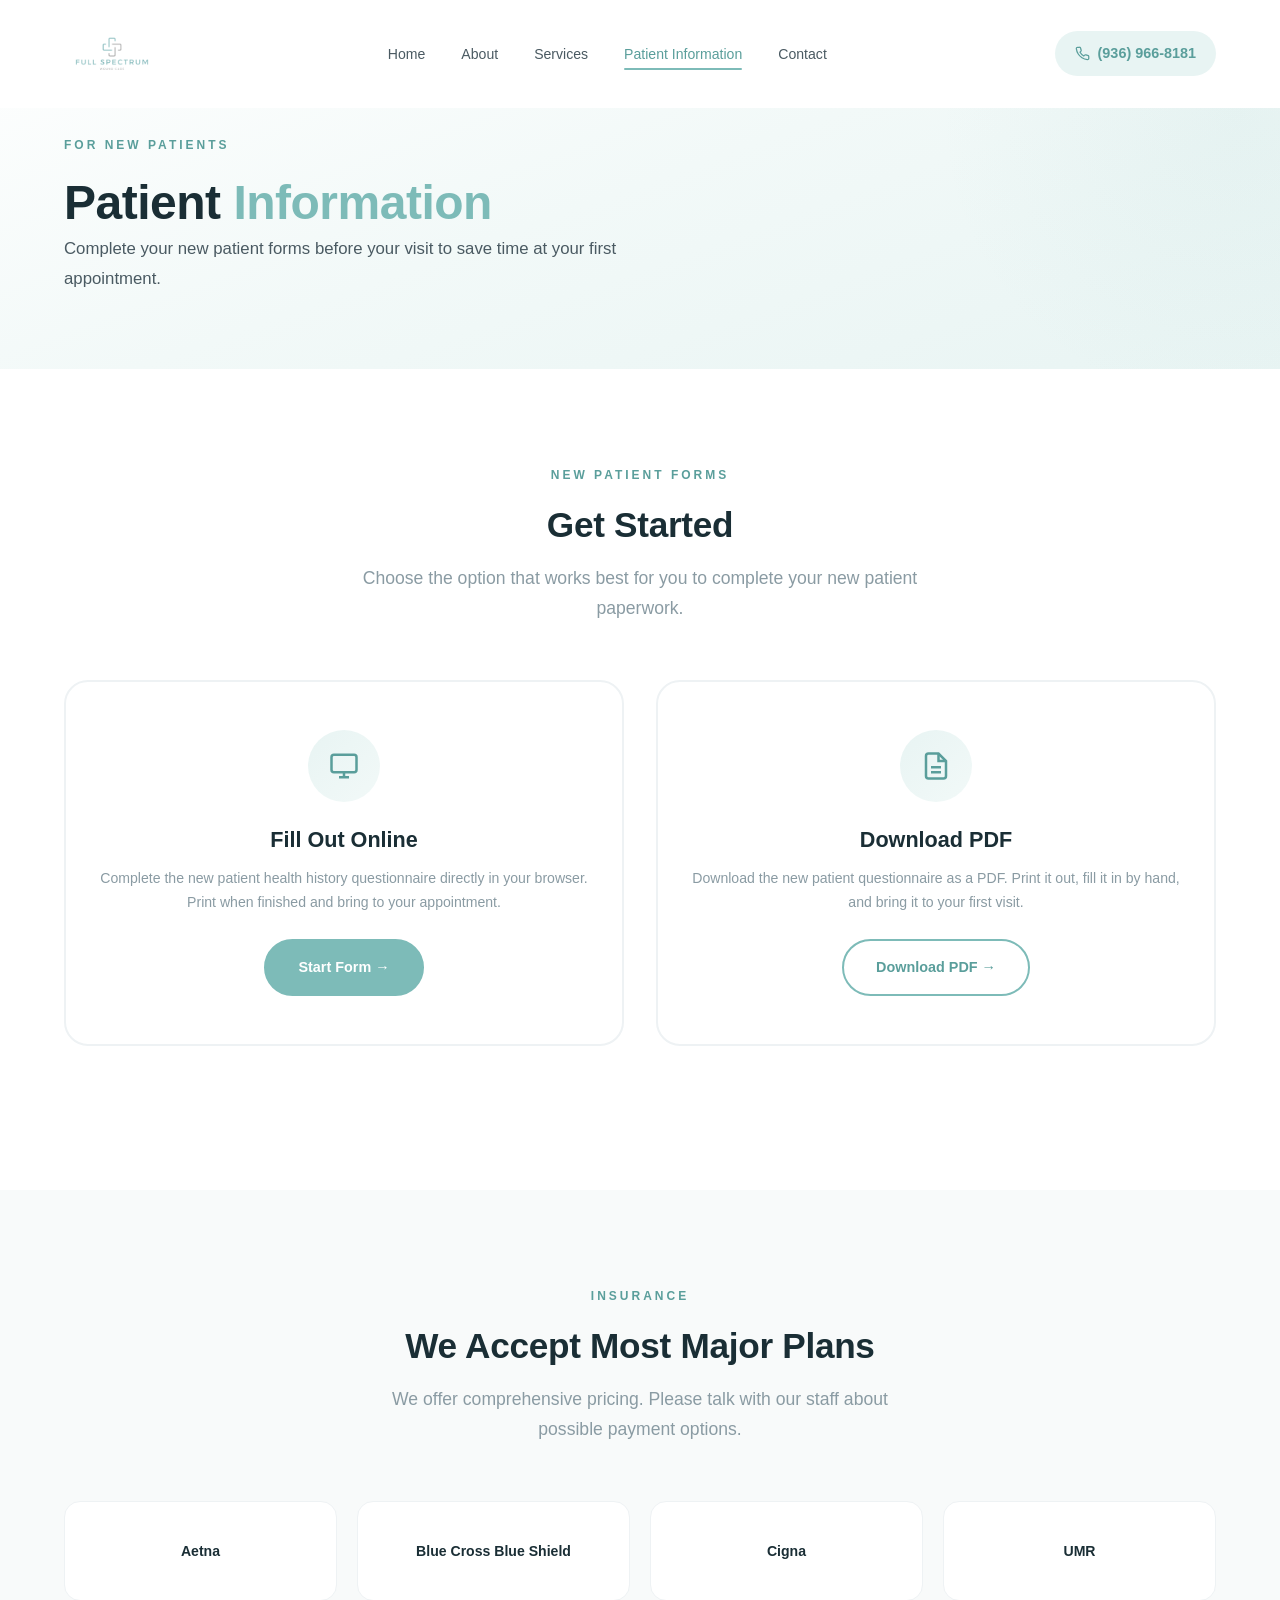
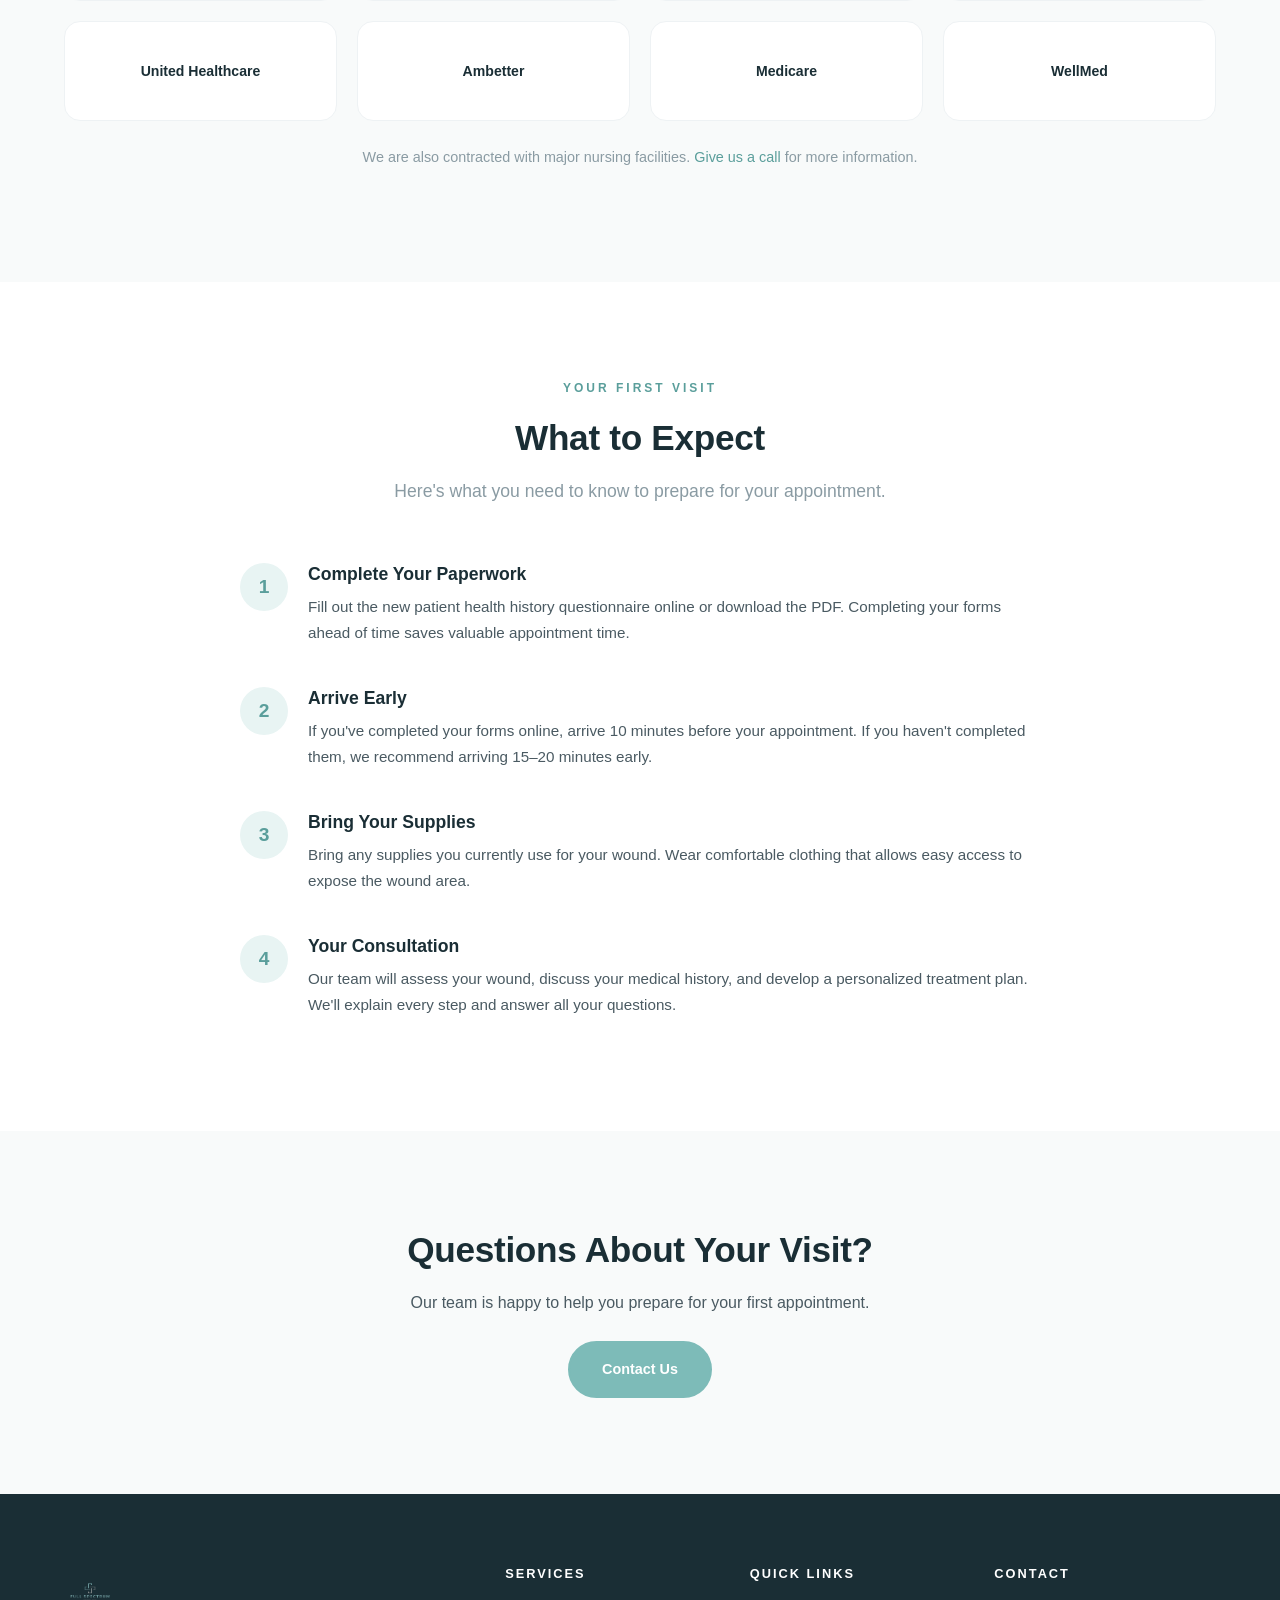
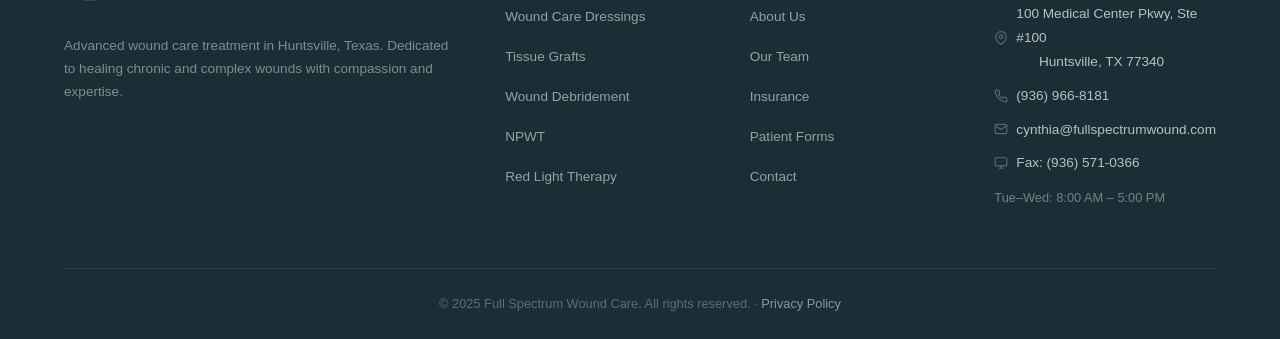
<file: patient-info.html>
<!DOCTYPE html>
<html lang="en">
<head>
  <meta charset="UTF-8">
  <meta name="viewport" content="width=device-width, initial-scale=1.0">
  <meta name="description" content="Patient information for Full Spectrum Wound Care. View accepted insurance plans, download new patient forms, and prepare for your first visit.">
  <meta property="og:title" content="Patient Information | Full Spectrum Wound Care">
  <meta property="og:description" content="Insurance plans accepted and new patient information for Full Spectrum Wound Care in Huntsville, TX.">
  <meta property="og:type" content="website">
  <meta property="og:url" content="https://fullspectrumwound.com/patient-info.html">
  <title>Patient Information | Full Spectrum Wound Care</title>
  <link rel="icon" href="favicon.ico" />
  <link rel="stylesheet" href="styles.css?v=11" />
</head>
<body>

  <!-- Navigation -->
  <nav class="navbar">
    <div class="container">
      <a href="index.html" class="nav-logo"><img src="logo-transparent.png" alt="Full Spectrum Wound Care" /></a>
      <ul class="nav-links">
        <li><a href="index.html">Home</a></li>
        <li><a href="about.html">About</a></li>
        <li><a href="services.html">Services</a></li>
        <li><a href="patient-info.html" class="active">Patient Information</a></li>
        <li><a href="contact.html">Contact</a></li>
      </ul>
      <a href="tel:9369668181" class="nav-phone">
        <svg viewBox="0 0 24 24" fill="none" stroke="currentColor" stroke-width="2"><path d="M22 16.92v3a2 2 0 01-2.18 2 19.79 19.79 0 01-8.63-3.07 19.5 19.5 0 01-6-6 19.79 19.79 0 01-3.07-8.67A2 2 0 014.11 2h3a2 2 0 012 1.72c.127.96.361 1.903.7 2.81a2 2 0 01-.45 2.11L8.09 9.91a16 16 0 006 6l1.27-1.27a2 2 0 012.11-.45c.907.339 1.85.573 2.81.7A2 2 0 0122 16.92z"/></svg>
        (936) 966-8181
      </a>
      <button class="mobile-toggle" aria-label="Menu"><span></span><span></span><span></span></button>
    </div>
  </nav>

  <!-- Page Header -->
  <section class="hero" style="padding: 130px 0 60px;">
    <div class="container">
      <span class="section-label">For New Patients</span>
      <h1>Patient <span>Information</span></h1>
      <p style="max-width: 600px; font-size: 1.05rem;">Complete your new patient forms before your visit to save time at your first appointment.</p>
    </div>
  </section>

  <!-- Patient Form Options -->
  <section class="section">
    <div class="container">
      <div class="fade-in">
        <span class="section-label" style="display: block; text-align: center;">New Patient Forms</span>
        <h2 class="section-title">Get Started</h2>
        <p class="section-subtitle">Choose the option that works best for you to complete your new patient paperwork.</p>
      </div>
      <div class="patient-options fade-in">
        <a href="new-patient-form.html" class="patient-option-card">
          <div class="option-icon">
            <svg viewBox="0 0 24 24" fill="none" stroke="currentColor" stroke-width="2"><rect x="2" y="3" width="20" height="14" rx="2"/><path d="M8 21h8m-4-4v4"/></svg>
          </div>
          <h3>Fill Out Online</h3>
          <p>Complete the new patient health history questionnaire directly in your browser. Print when finished and bring to your appointment.</p>
          <span class="btn btn-primary">Start Form →</span>
        </a>
        <a href="FSWC-New-Patient-Questionnaire.pdf" target="_blank" class="patient-option-card">
          <div class="option-icon">
            <svg viewBox="0 0 24 24" fill="none" stroke="currentColor" stroke-width="2"><path d="M14 2H6a2 2 0 00-2 2v16a2 2 0 002 2h12a2 2 0 002-2V8z"/><polyline points="14 2 14 8 20 8"/><line x1="16" y1="13" x2="8" y2="13"/><line x1="16" y1="17" x2="8" y2="17"/></svg>
          </div>
          <h3>Download PDF</h3>
          <p>Download the new patient questionnaire as a PDF. Print it out, fill it in by hand, and bring it to your first visit.</p>
          <span class="btn btn-outline">Download PDF →</span>
        </a>
      </div>
    </div>
  </section>

  <!-- Insurance -->
  <section class="section section-alt">
    <div class="container">
      <div class="fade-in">
        <span class="section-label" style="display: block; text-align: center;">Insurance</span>
        <h2 class="section-title">We Accept Most Major Plans</h2>
        <p class="section-subtitle">We offer comprehensive pricing. Please talk with our staff about possible payment options.</p>
      </div>
      <div class="insurance-grid fade-in">
        <div class="insurance-item">Aetna</div>
        <div class="insurance-item">Blue Cross Blue Shield</div>
        <div class="insurance-item">Cigna</div>
        <div class="insurance-item">UMR</div>
        <div class="insurance-item">United Healthcare</div>
        <div class="insurance-item">Ambetter</div>
        <div class="insurance-item">Medicare</div>
        <div class="insurance-item">WellMed</div>
      </div>
      <p style="text-align: center; margin-top: 24px; color: var(--text-light); font-size: 0.9rem;">We are also contracted with major nursing facilities. <a href="contact.html">Give us a call</a> for more information.</p>
    </div>
  </section>

  <!-- What to Expect -->
  <section class="section">
    <div class="container">
      <div class="fade-in" style="max-width: 800px; margin: 0 auto;">
        <span class="section-label" style="display: block; text-align: center;">Your First Visit</span>
        <h2 class="section-title">What to Expect</h2>
        <p class="section-subtitle">Here's what you need to know to prepare for your appointment.</p>

        <div style="display: grid; gap: 24px;">
          <div style="display: flex; gap: 20px; align-items: flex-start;">
            <div style="width: 48px; height: 48px; background: var(--teal-light); border-radius: 50%; display: flex; align-items: center; justify-content: center; flex-shrink: 0; color: var(--teal-dark); font-weight: 700; font-size: 1.2rem;">1</div>
            <div>
              <h4>Complete Your Paperwork</h4>
              <p style="color: var(--text-body); font-size: 0.95rem;">Fill out the new patient health history questionnaire online or download the PDF. Completing your forms ahead of time saves valuable appointment time.</p>
            </div>
          </div>
          <div style="display: flex; gap: 20px; align-items: flex-start;">
            <div style="width: 48px; height: 48px; background: var(--teal-light); border-radius: 50%; display: flex; align-items: center; justify-content: center; flex-shrink: 0; color: var(--teal-dark); font-weight: 700; font-size: 1.2rem;">2</div>
            <div>
              <h4>Arrive Early</h4>
              <p style="color: var(--text-body); font-size: 0.95rem;">If you've completed your forms online, arrive 10 minutes before your appointment. If you haven't completed them, we recommend arriving 15–20 minutes early.</p>
            </div>
          </div>
          <div style="display: flex; gap: 20px; align-items: flex-start;">
            <div style="width: 48px; height: 48px; background: var(--teal-light); border-radius: 50%; display: flex; align-items: center; justify-content: center; flex-shrink: 0; color: var(--teal-dark); font-weight: 700; font-size: 1.2rem;">3</div>
            <div>
              <h4>Bring Your Supplies</h4>
              <p style="color: var(--text-body); font-size: 0.95rem;">Bring any supplies you currently use for your wound. Wear comfortable clothing that allows easy access to expose the wound area.</p>
            </div>
          </div>
          <div style="display: flex; gap: 20px; align-items: flex-start;">
            <div style="width: 48px; height: 48px; background: var(--teal-light); border-radius: 50%; display: flex; align-items: center; justify-content: center; flex-shrink: 0; color: var(--teal-dark); font-weight: 700; font-size: 1.2rem;">4</div>
            <div>
              <h4>Your Consultation</h4>
              <p style="color: var(--text-body); font-size: 0.95rem;">Our team will assess your wound, discuss your medical history, and develop a personalized treatment plan. We'll explain every step and answer all your questions.</p>
            </div>
          </div>
        </div>
      </div>
    </div>
  </section>

  <!-- CTA -->
  <section class="section section-alt" style="text-align: center;">
    <div class="container fade-in">
      <h2>Questions About Your Visit?</h2>
      <p style="max-width: 500px; margin: 0 auto 24px;">Our team is happy to help you prepare for your first appointment.</p>
      <a href="contact.html" class="btn btn-primary">Contact Us</a>
    </div>
  </section>

  <!-- Footer -->
  <footer class="footer">
    <div class="container">
      <div class="footer-grid">
        <div class="footer-brand">
          <img src="logo-transparent.png" alt="Full Spectrum Wound Care" class="footer-logo-img" />
          <p>Advanced wound care treatment in Huntsville, Texas. Dedicated to healing chronic and complex wounds with compassion and expertise.</p>
        </div>
        <div>
          <h4>Services</h4>
          <ul>
            <li><a href="services.html#advanced-dressings">Wound Care Dressings</a></li>
            <li><a href="services.html#tissue-grafts">Tissue Grafts</a></li>
            <li><a href="services.html#debridement">Wound Debridement</a></li>
            <li><a href="services.html#npwt">NPWT</a></li>
            <li><a href="services.html#red-light">Red Light Therapy</a></li>
          </ul>
        </div>
        <div>
          <h4>Quick Links</h4>
          <ul>
            <li><a href="about.html">About Us</a></li>
            <li><a href="about.html">Our Team</a></li>
            <li><a href="patient-info.html">Insurance</a></li>
            <li><a href="new-patient-form.html">Patient Forms</a></li>
            <li><a href="contact.html">Contact</a></li>
          </ul>
        </div>
        <div class="footer-info">
          <h4>Contact</h4>
          <p><svg viewBox="0 0 24 24" fill="none" stroke="currentColor" stroke-width="2"><path d="M21 10c0 7-9 13-9 13s-9-6-9-13a9 9 0 0118 0z"/><circle cx="12" cy="10" r="3"/></svg> 100 Medical Center Pkwy, Ste #100<br>&nbsp;&nbsp;&nbsp;&nbsp;&nbsp;&nbsp;Huntsville, TX 77340</p>
          <p><svg viewBox="0 0 24 24" fill="none" stroke="currentColor" stroke-width="2"><path d="M22 16.92v3a2 2 0 01-2.18 2 19.79 19.79 0 01-8.63-3.07 19.5 19.5 0 01-6-6 19.79 19.79 0 01-3.07-8.67A2 2 0 014.11 2h3a2 2 0 012 1.72c.127.96.361 1.903.7 2.81a2 2 0 01-.45 2.11L8.09 9.91a16 16 0 006 6l1.27-1.27a2 2 0 012.11-.45c.907.339 1.85.573 2.81.7A2 2 0 0122 16.92z"/></svg> (936) 966-8181</p>
          <p><svg viewBox="0 0 24 24" fill="none" stroke="currentColor" stroke-width="2"><path d="M4 4h16c1.1 0 2 .9 2 2v12c0 1.1-.9 2-2 2H4c-1.1 0-2-.9-2-2V6c0-1.1.9-2 2-2z"/><polyline points="22,6 12,13 2,6"/></svg> cynthia@fullspectrumwound.com</p>
          <p><svg viewBox="0 0 24 24" fill="none" stroke="currentColor" stroke-width="2"><rect x="2" y="3" width="20" height="14" rx="2"/><path d="M8 21h8m-4-4v4"/></svg> Fax: (936) 571-0366</p>
          <p style="margin-top: 12px; font-size: 0.8rem; color: rgba(255,255,255,0.4);">Tue–Wed: 8:00 AM – 5:00 PM</p>
        </div>
      </div>
      <div class="footer-bottom">&copy; 2025 Full Spectrum Wound Care. All rights reserved. · <a href="privacy-policy.html" style="color: rgba(255,255,255,0.5);">Privacy Policy</a></div>
    </div>
  </footer>

  <button class="back-to-top" aria-label="Back to top">
    <svg width="20" height="20" viewBox="0 0 24 24" fill="none" stroke="currentColor" stroke-width="2"><polyline points="18 15 12 9 6 15"/></svg>
  </button>
  <script src="script.js"></script>
</body>
</html>
</file>
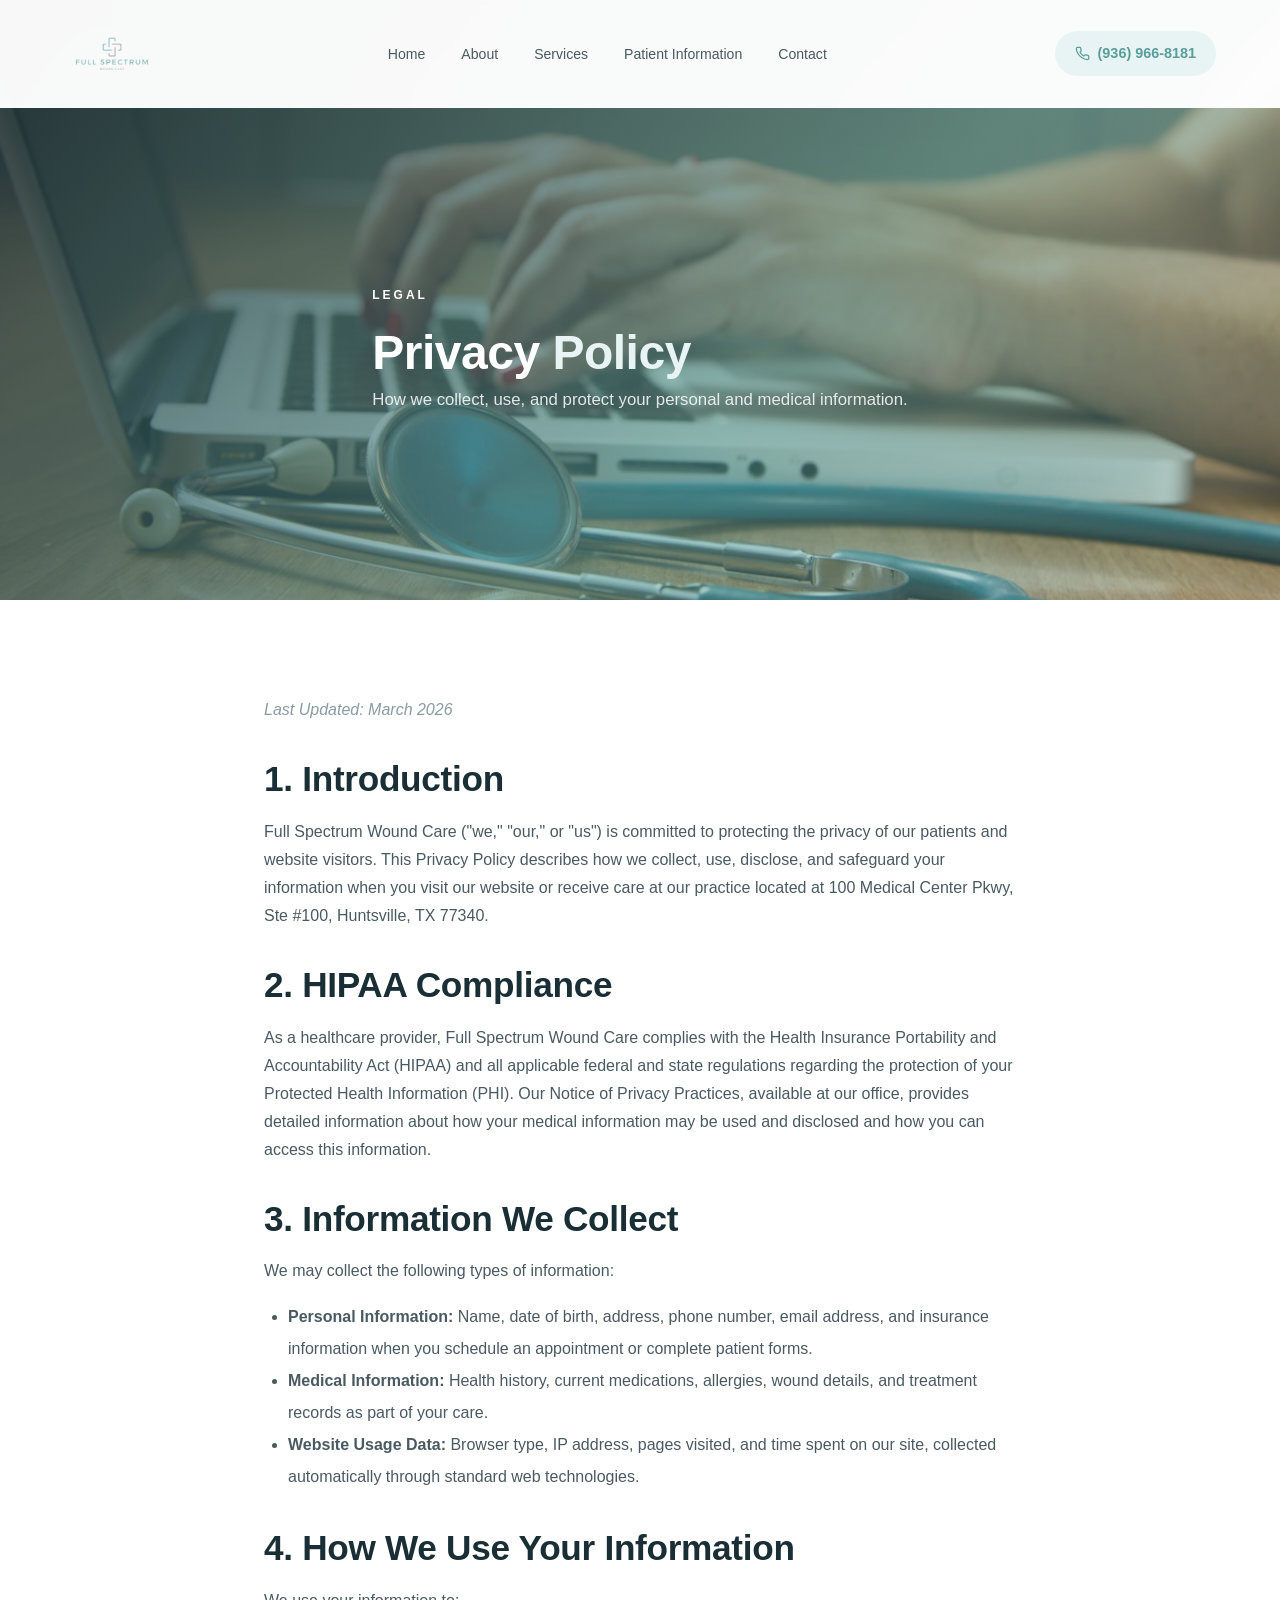
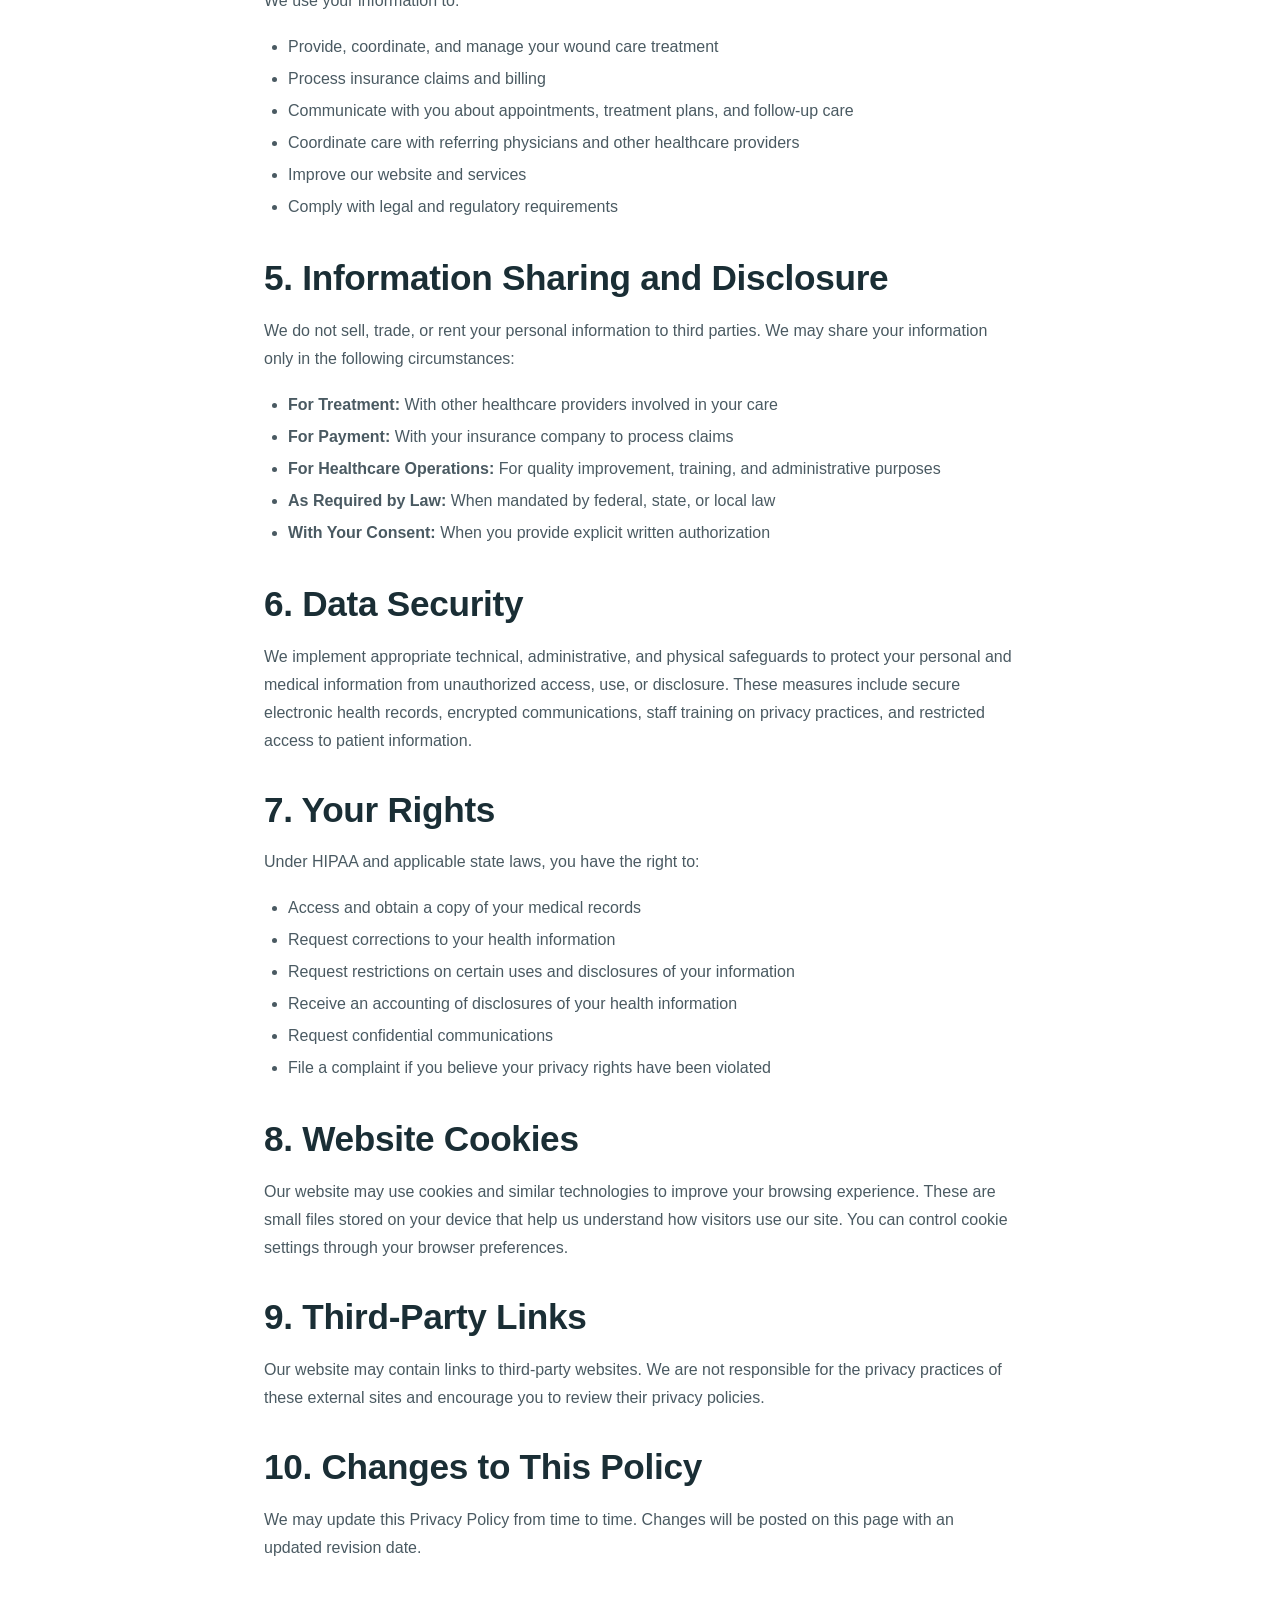
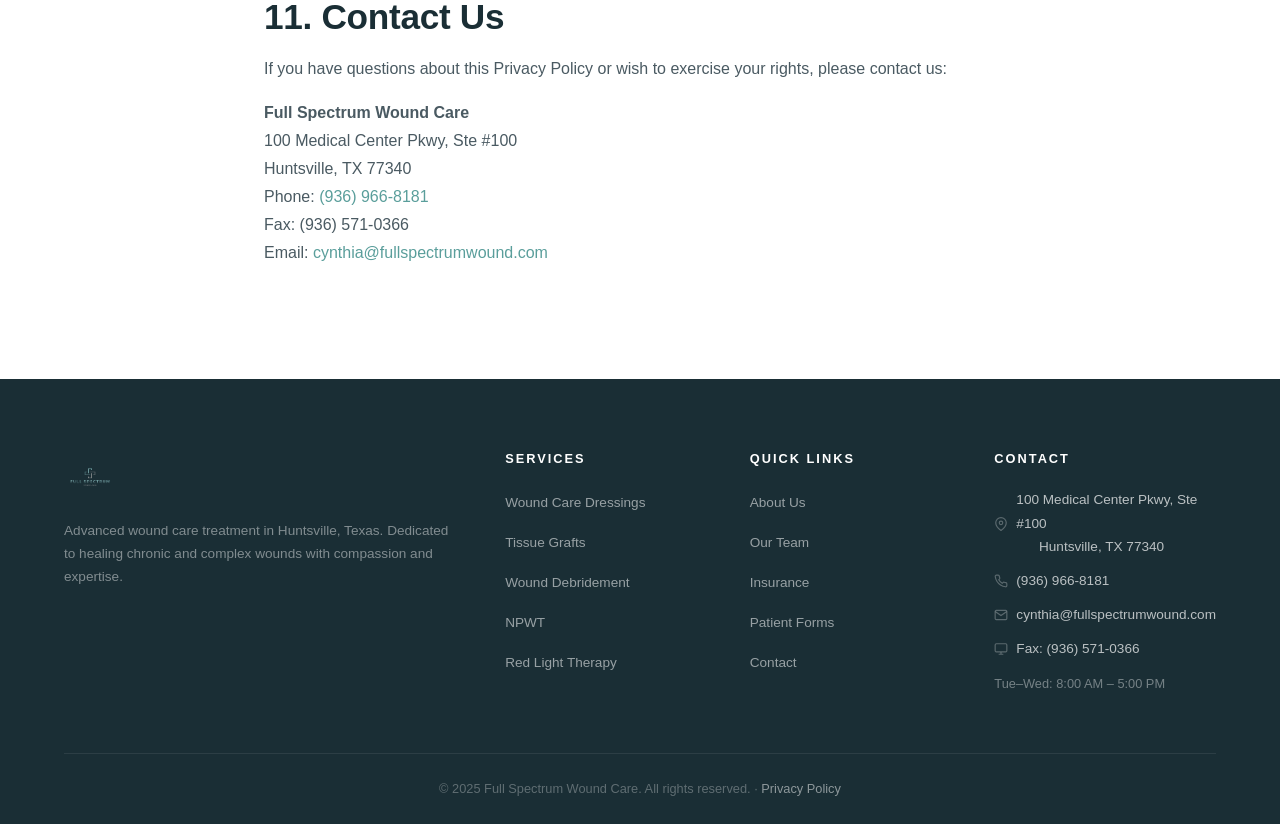
<file: privacy-policy.html>
<!DOCTYPE html>
<html lang="en">
<head>
  <meta charset="UTF-8">
  <meta name="viewport" content="width=device-width, initial-scale=1.0">
  <meta name="description" content="Privacy Policy for Full Spectrum Wound Care in Huntsville, TX. Learn how we protect your personal and medical information.">
  <title>Privacy Policy | Full Spectrum Wound Care</title>
  <link rel="icon" href="favicon.ico" />
  <link rel="stylesheet" href="styles.css?v=11" />
</head>
<body>

  <!-- Navigation -->
  <nav class="navbar">
    <div class="container">
      <a href="index.html" class="nav-logo"><img src="logo-transparent.png" alt="Full Spectrum Wound Care" /></a>
      <ul class="nav-links">
        <li><a href="index.html">Home</a></li>
        <li><a href="about.html">About</a></li>
        <li><a href="services.html">Services</a></li>
        <li><a href="patient-info.html">Patient Information</a></li>
        <li><a href="contact.html">Contact</a></li>
      </ul>
      <a href="tel:9369668181" class="nav-phone">
        <svg viewBox="0 0 24 24" fill="none" stroke="currentColor" stroke-width="2"><path d="M22 16.92v3a2 2 0 01-2.18 2 19.79 19.79 0 01-8.63-3.07 19.5 19.5 0 01-6-6 19.79 19.79 0 01-3.07-8.67A2 2 0 014.11 2h3a2 2 0 012 1.72c.127.96.361 1.903.7 2.81a2 2 0 01-.45 2.11L8.09 9.91a16 16 0 006 6l1.27-1.27a2 2 0 012.11-.45c.907.339 1.85.573 2.81.7A2 2 0 0122 16.92z"/></svg>
        (936) 966-8181
      </a>
      <button class="mobile-toggle" aria-label="Menu"><span></span><span></span><span></span></button>
    </div>
  </nav>

  <!-- Page Header -->
  <section class="hero-with-image" style="padding: 130px 0 60px;">
    <style>.hero-with-image::before { background-image: url('images/medical-care.jpg'); }</style>
    <div class="container">
      <span class="section-label">Legal</span>
      <h1>Privacy <span>Policy</span></h1>
      <p style="max-width: 600px; font-size: 1.05rem;">How we collect, use, and protect your personal and medical information.</p>
    </div>
  </section>

  <!-- Privacy Content -->
  <section class="section">
    <div class="container" style="max-width: 800px;">
      <div class="fade-in">

        <p style="color: var(--text-light); margin-bottom: 32px;"><em>Last Updated: March 2026</em></p>

        <h2>1. Introduction</h2>
        <p>Full Spectrum Wound Care ("we," "our," or "us") is committed to protecting the privacy of our patients and website visitors. This Privacy Policy describes how we collect, use, disclose, and safeguard your information when you visit our website or receive care at our practice located at 100 Medical Center Pkwy, Ste #100, Huntsville, TX 77340.</p>

        <h2 style="margin-top: 32px;">2. HIPAA Compliance</h2>
        <p>As a healthcare provider, Full Spectrum Wound Care complies with the Health Insurance Portability and Accountability Act (HIPAA) and all applicable federal and state regulations regarding the protection of your Protected Health Information (PHI). Our Notice of Privacy Practices, available at our office, provides detailed information about how your medical information may be used and disclosed and how you can access this information.</p>

        <h2 style="margin-top: 32px;">3. Information We Collect</h2>
        <p>We may collect the following types of information:</p>
        <ul style="margin: 16px 0 16px 24px; line-height: 2;">
          <li><strong>Personal Information:</strong> Name, date of birth, address, phone number, email address, and insurance information when you schedule an appointment or complete patient forms.</li>
          <li><strong>Medical Information:</strong> Health history, current medications, allergies, wound details, and treatment records as part of your care.</li>
          <li><strong>Website Usage Data:</strong> Browser type, IP address, pages visited, and time spent on our site, collected automatically through standard web technologies.</li>
        </ul>

        <h2 style="margin-top: 32px;">4. How We Use Your Information</h2>
        <p>We use your information to:</p>
        <ul style="margin: 16px 0 16px 24px; line-height: 2;">
          <li>Provide, coordinate, and manage your wound care treatment</li>
          <li>Process insurance claims and billing</li>
          <li>Communicate with you about appointments, treatment plans, and follow-up care</li>
          <li>Coordinate care with referring physicians and other healthcare providers</li>
          <li>Improve our website and services</li>
          <li>Comply with legal and regulatory requirements</li>
        </ul>

        <h2 style="margin-top: 32px;">5. Information Sharing and Disclosure</h2>
        <p>We do not sell, trade, or rent your personal information to third parties. We may share your information only in the following circumstances:</p>
        <ul style="margin: 16px 0 16px 24px; line-height: 2;">
          <li><strong>For Treatment:</strong> With other healthcare providers involved in your care</li>
          <li><strong>For Payment:</strong> With your insurance company to process claims</li>
          <li><strong>For Healthcare Operations:</strong> For quality improvement, training, and administrative purposes</li>
          <li><strong>As Required by Law:</strong> When mandated by federal, state, or local law</li>
          <li><strong>With Your Consent:</strong> When you provide explicit written authorization</li>
        </ul>

        <h2 style="margin-top: 32px;">6. Data Security</h2>
        <p>We implement appropriate technical, administrative, and physical safeguards to protect your personal and medical information from unauthorized access, use, or disclosure. These measures include secure electronic health records, encrypted communications, staff training on privacy practices, and restricted access to patient information.</p>

        <h2 style="margin-top: 32px;">7. Your Rights</h2>
        <p>Under HIPAA and applicable state laws, you have the right to:</p>
        <ul style="margin: 16px 0 16px 24px; line-height: 2;">
          <li>Access and obtain a copy of your medical records</li>
          <li>Request corrections to your health information</li>
          <li>Request restrictions on certain uses and disclosures of your information</li>
          <li>Receive an accounting of disclosures of your health information</li>
          <li>Request confidential communications</li>
          <li>File a complaint if you believe your privacy rights have been violated</li>
        </ul>

        <h2 style="margin-top: 32px;">8. Website Cookies</h2>
        <p>Our website may use cookies and similar technologies to improve your browsing experience. These are small files stored on your device that help us understand how visitors use our site. You can control cookie settings through your browser preferences.</p>

        <h2 style="margin-top: 32px;">9. Third-Party Links</h2>
        <p>Our website may contain links to third-party websites. We are not responsible for the privacy practices of these external sites and encourage you to review their privacy policies.</p>

        <h2 style="margin-top: 32px;">10. Changes to This Policy</h2>
        <p>We may update this Privacy Policy from time to time. Changes will be posted on this page with an updated revision date.</p>

        <h2 style="margin-top: 32px;">11. Contact Us</h2>
        <p>If you have questions about this Privacy Policy or wish to exercise your rights, please contact us:</p>
        <p style="margin-top: 12px;">
          <strong>Full Spectrum Wound Care</strong><br>
          100 Medical Center Pkwy, Ste #100<br>
          Huntsville, TX 77340<br>
          Phone: <a href="tel:9369668181">(936) 966-8181</a><br>
          Fax: (936) 571-0366<br>
          Email: <a href="mailto:cynthia@fullspectrumwound.com">cynthia@fullspectrumwound.com</a>
        </p>

      </div>
    </div>
  </section>

  <!-- Footer -->
  <footer class="footer">
    <div class="container">
      <div class="footer-grid">
        <div class="footer-brand">
          <img src="logo-transparent.png" alt="Full Spectrum Wound Care" class="footer-logo-img" />
          <p>Advanced wound care treatment in Huntsville, Texas. Dedicated to healing chronic and complex wounds with compassion and expertise.</p>
        </div>
        <div>
          <h4>Services</h4>
          <ul>
            <li><a href="services.html#advanced-dressings">Wound Care Dressings</a></li>
            <li><a href="services.html#tissue-grafts">Tissue Grafts</a></li>
            <li><a href="services.html#debridement">Wound Debridement</a></li>
            <li><a href="services.html#npwt">NPWT</a></li>
            <li><a href="services.html#red-light">Red Light Therapy</a></li>
          </ul>
        </div>
        <div>
          <h4>Quick Links</h4>
          <ul>
            <li><a href="about.html">About Us</a></li>
            <li><a href="about.html">Our Team</a></li>
            <li><a href="patient-info.html">Insurance</a></li>
            <li><a href="new-patient-form.html">Patient Forms</a></li>
            <li><a href="contact.html">Contact</a></li>
          </ul>
        </div>
        <div class="footer-info">
          <h4>Contact</h4>
          <p><svg viewBox="0 0 24 24" fill="none" stroke="currentColor" stroke-width="2"><path d="M21 10c0 7-9 13-9 13s-9-6-9-13a9 9 0 0118 0z"/><circle cx="12" cy="10" r="3"/></svg> 100 Medical Center Pkwy, Ste #100<br>&nbsp;&nbsp;&nbsp;&nbsp;&nbsp;&nbsp;Huntsville, TX 77340</p>
          <p><svg viewBox="0 0 24 24" fill="none" stroke="currentColor" stroke-width="2"><path d="M22 16.92v3a2 2 0 01-2.18 2 19.79 19.79 0 01-8.63-3.07 19.5 19.5 0 01-6-6 19.79 19.79 0 01-3.07-8.67A2 2 0 014.11 2h3a2 2 0 012 1.72c.127.96.361 1.903.7 2.81a2 2 0 01-.45 2.11L8.09 9.91a16 16 0 006 6l1.27-1.27a2 2 0 012.11-.45c.907.339 1.85.573 2.81.7A2 2 0 0122 16.92z"/></svg> (936) 966-8181</p>
          <p><svg viewBox="0 0 24 24" fill="none" stroke="currentColor" stroke-width="2"><path d="M4 4h16c1.1 0 2 .9 2 2v12c0 1.1-.9 2-2 2H4c-1.1 0-2-.9-2-2V6c0-1.1.9-2 2-2z"/><polyline points="22,6 12,13 2,6"/></svg> cynthia@fullspectrumwound.com</p>
          <p><svg viewBox="0 0 24 24" fill="none" stroke="currentColor" stroke-width="2"><rect x="2" y="3" width="20" height="14" rx="2"/><path d="M8 21h8m-4-4v4"/></svg> Fax: (936) 571-0366</p>
          <p style="margin-top: 12px; font-size: 0.8rem; color: rgba(255,255,255,0.4);">Tue–Wed: 8:00 AM – 5:00 PM</p>
        </div>
      </div>
      <div class="footer-bottom">&copy; 2025 Full Spectrum Wound Care. All rights reserved. · <a href="privacy-policy.html" style="color: rgba(255,255,255,0.5);">Privacy Policy</a></div>
    </div>
  </footer>

  <button class="back-to-top" aria-label="Back to top">
    <svg width="20" height="20" viewBox="0 0 24 24" fill="none" stroke="currentColor" stroke-width="2"><polyline points="18 15 12 9 6 15"/></svg>
  </button>
  <script src="script.js"></script>
</body>
</html>
</file>
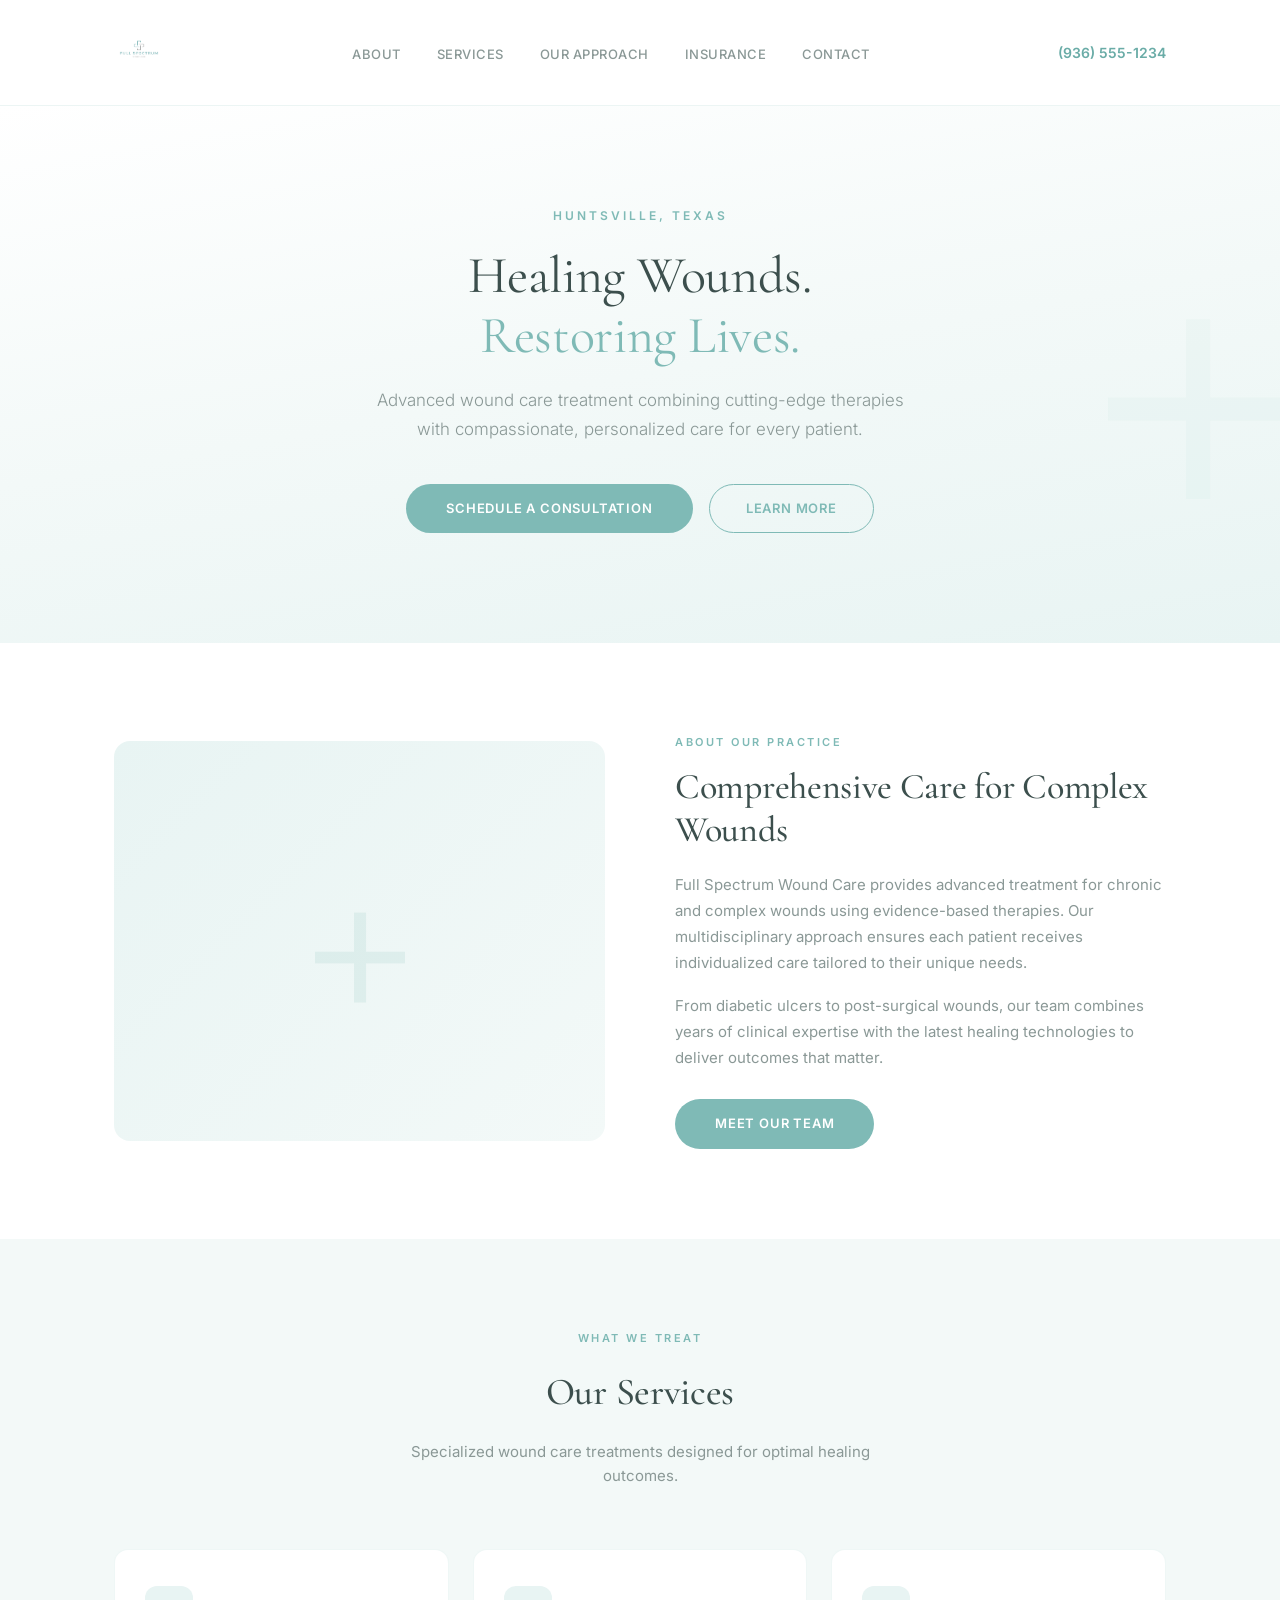
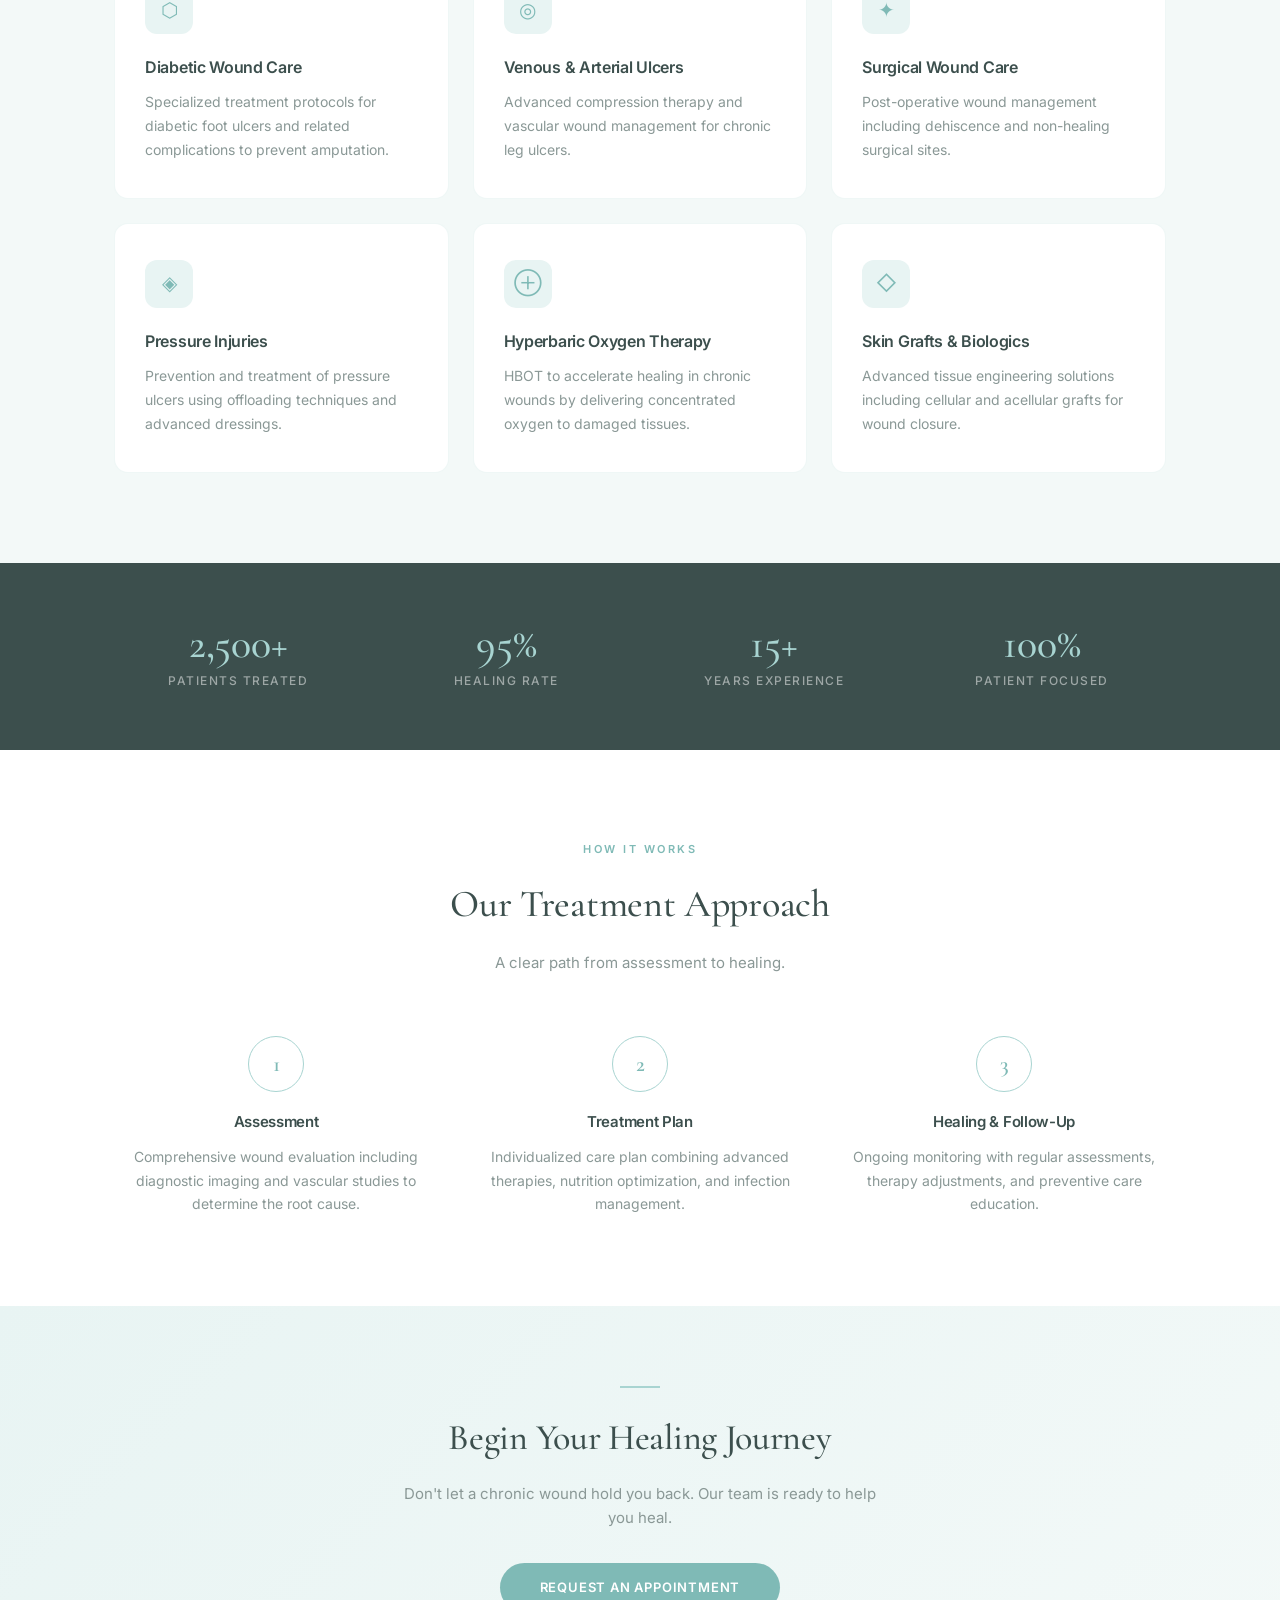
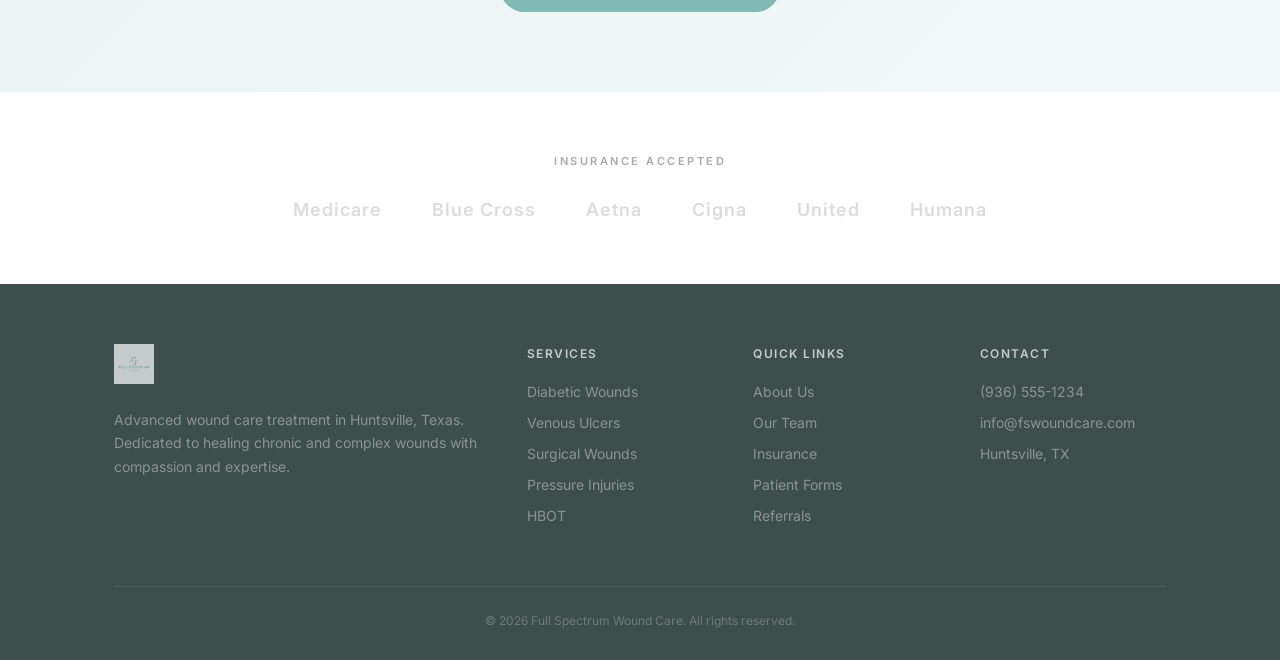
<file: reference-mockup.html>
<!DOCTYPE html>
<html lang="en">
<head>
    <meta charset="UTF-8">
    <meta name="viewport" content="width=device-width, initial-scale=1.0">
    <title>Full Spectrum Wound Care | Huntsville, TX</title>
    <link href="https://fonts.googleapis.com/css2?family=Inter:wght@300;400;500;600;700&family=Cormorant+Garamond:wght@400;500;600;700&display=swap" rel="stylesheet">
    <style>
        * { margin: 0; padding: 0; box-sizing: border-box; }
        
        :root {
            --teal: #7FBAB6;
            --teal-dark: #6AACA7;
            --teal-light: #A8D4D1;
            --teal-pale: #E8F4F3;
            --teal-bg: #F3F9F8;
            --gray: #A8A9A8;
            --gray-light: #C8C9C8;
            --gray-pale: #F0F0F0;
            --dark: #3C4F4D;
            --dark-soft: #546563;
            --text: #5A6B69;
            --text-light: #8A9896;
            --white: #FFFFFF;
            --off-white: #FAFBFB;
        }
        
        body {
            font-family: 'Inter', -apple-system, sans-serif;
            color: var(--text);
            line-height: 1.65;
            background: var(--white);
            -webkit-font-smoothing: antialiased;
        }
        
        h1, h2, h3 {
            font-family: 'Cormorant Garamond', serif;
            color: var(--dark);
            font-weight: 500;
            letter-spacing: -0.3px;
        }
        
        .container {
            max-width: 1100px;
            margin: 0 auto;
            padding: 0 24px;
        }
        
        /* Navigation */
        nav {
            background: var(--white);
            padding: 24px 0;
            border-bottom: 1px solid rgba(127,186,182,0.15);
        }
        
        nav .container {
            display: flex;
            justify-content: space-between;
            align-items: center;
        }
        
        .nav-logo img {
            height: 50px;
        }
        
        .nav-links {
            display: flex;
            gap: 36px;
            list-style: none;
        }
        
        .nav-links a {
            text-decoration: none;
            color: var(--text-light);
            font-size: 13px;
            font-weight: 500;
            letter-spacing: 0.5px;
            text-transform: uppercase;
            transition: color 0.3s;
        }
        
        .nav-links a:hover {
            color: var(--teal);
        }
        
        .nav-phone {
            color: var(--teal-dark);
            font-weight: 600;
            font-size: 14px;
            text-decoration: none;
            display: flex;
            align-items: center;
            gap: 6px;
        }
        
        /* Hero */
        .hero {
            background: linear-gradient(170deg, var(--white) 0%, var(--teal-bg) 50%, var(--teal-pale) 100%);
            padding: 100px 0 110px;
            text-align: center;
            position: relative;
            overflow: hidden;
        }
        
        .hero::before {
            content: '+';
            position: absolute;
            font-size: 400px;
            color: rgba(127,186,182,0.05);
            font-weight: 300;
            top: -60px;
            right: -40px;
            font-family: 'Inter', sans-serif;
        }
        
        .hero-eyebrow {
            font-size: 12px;
            font-weight: 600;
            text-transform: uppercase;
            letter-spacing: 3px;
            color: var(--teal);
            margin-bottom: 20px;
        }
        
        .hero h1 {
            font-size: 52px;
            line-height: 1.15;
            margin-bottom: 20px;
            color: var(--dark);
            font-weight: 400;
        }
        
        .hero h1 span {
            color: var(--teal);
        }
        
        .hero p {
            font-size: 17px;
            color: var(--text-light);
            max-width: 560px;
            margin: 0 auto 40px;
            line-height: 1.7;
            font-weight: 300;
        }
        
        .btn-primary {
            display: inline-block;
            background: var(--teal);
            color: var(--white);
            padding: 14px 40px;
            border-radius: 50px;
            text-decoration: none;
            font-size: 13px;
            font-weight: 600;
            letter-spacing: 0.8px;
            text-transform: uppercase;
            transition: all 0.3s;
        }
        
        .btn-primary:hover {
            background: var(--teal-dark);
            transform: translateY(-2px);
            box-shadow: 0 8px 30px rgba(127,186,182,0.3);
        }
        
        .btn-outline {
            display: inline-block;
            border: 1.5px solid var(--teal);
            color: var(--teal);
            padding: 13px 36px;
            border-radius: 50px;
            text-decoration: none;
            font-size: 13px;
            font-weight: 600;
            letter-spacing: 0.8px;
            text-transform: uppercase;
            transition: all 0.3s;
            margin-left: 12px;
        }
        
        .btn-outline:hover {
            background: var(--teal);
            color: var(--white);
        }
        
        /* Divider */
        .section-divider {
            width: 40px;
            height: 2px;
            background: var(--teal-light);
            margin: 0 auto 20px;
        }
        
        /* About Section */
        .about {
            padding: 90px 0;
            background: var(--white);
        }
        
        .about .container {
            display: grid;
            grid-template-columns: 1fr 1fr;
            gap: 70px;
            align-items: center;
        }
        
        .about-image {
            background: linear-gradient(135deg, var(--teal-pale), var(--teal-bg));
            border-radius: 16px;
            height: 400px;
            display: flex;
            align-items: center;
            justify-content: center;
            position: relative;
            overflow: hidden;
        }
        
        .about-image::after {
            content: '+';
            font-size: 200px;
            color: rgba(127,186,182,0.15);
            font-weight: 300;
            font-family: 'Inter', sans-serif;
        }
        
        .about-content .eyebrow {
            font-size: 11px;
            font-weight: 600;
            text-transform: uppercase;
            letter-spacing: 2.5px;
            color: var(--teal);
            margin-bottom: 14px;
        }
        
        .about-content h2 {
            font-size: 36px;
            margin-bottom: 20px;
            line-height: 1.2;
        }
        
        .about-content p {
            font-size: 15px;
            color: var(--text-light);
            margin-bottom: 16px;
            line-height: 1.75;
        }
        
        /* Services */
        .services {
            padding: 90px 0;
            background: var(--teal-bg);
        }
        
        .section-header {
            text-align: center;
            margin-bottom: 60px;
        }
        
        .section-header .eyebrow {
            font-size: 11px;
            font-weight: 600;
            text-transform: uppercase;
            letter-spacing: 2.5px;
            color: var(--teal);
            margin-bottom: 14px;
        }
        
        .section-header h2 {
            font-size: 38px;
            margin-bottom: 16px;
        }
        
        .section-header p {
            font-size: 15px;
            color: var(--text-light);
            max-width: 500px;
            margin: 0 auto;
        }
        
        .services-grid {
            display: grid;
            grid-template-columns: repeat(3, 1fr);
            gap: 24px;
        }
        
        .service-card {
            background: var(--white);
            border-radius: 14px;
            padding: 36px 30px;
            border: 1px solid rgba(127,186,182,0.12);
            transition: all 0.3s;
        }
        
        .service-card:hover {
            transform: translateY(-4px);
            box-shadow: 0 12px 40px rgba(127,186,182,0.12);
            border-color: var(--teal-light);
        }
        
        .service-icon {
            width: 48px;
            height: 48px;
            background: var(--teal-pale);
            border-radius: 12px;
            display: flex;
            align-items: center;
            justify-content: center;
            margin-bottom: 20px;
            font-size: 20px;
            color: var(--teal);
        }
        
        .service-card h3 {
            font-size: 20px;
            margin-bottom: 10px;
            font-family: 'Inter', sans-serif;
            font-weight: 600;
            font-size: 16px;
            color: var(--dark);
        }
        
        .service-card p {
            font-size: 14px;
            color: var(--text-light);
            line-height: 1.7;
        }
        
        /* Stats Bar */
        .stats {
            padding: 60px 0;
            background: var(--dark);
        }
        
        .stats .container {
            display: grid;
            grid-template-columns: repeat(4, 1fr);
            gap: 20px;
            text-align: center;
        }
        
        .stat-number {
            font-family: 'Cormorant Garamond', serif;
            font-size: 42px;
            font-weight: 500;
            color: var(--teal-light);
            line-height: 1;
            margin-bottom: 6px;
        }
        
        .stat-label {
            font-size: 12px;
            color: rgba(255,255,255,0.5);
            text-transform: uppercase;
            letter-spacing: 1.5px;
            font-weight: 500;
        }
        
        /* Approach Section */
        .approach {
            padding: 90px 0;
            background: var(--white);
        }
        
        .approach-grid {
            display: grid;
            grid-template-columns: repeat(3, 1fr);
            gap: 40px;
            margin-top: 60px;
        }
        
        .approach-step {
            text-align: center;
            padding: 0 10px;
        }
        
        .step-number {
            width: 56px;
            height: 56px;
            border-radius: 50%;
            border: 1.5px solid var(--teal-light);
            display: flex;
            align-items: center;
            justify-content: center;
            margin: 0 auto 18px;
            font-family: 'Cormorant Garamond', serif;
            font-size: 22px;
            color: var(--teal);
            font-weight: 600;
        }
        
        .approach-step h3 {
            font-family: 'Inter', sans-serif;
            font-size: 15px;
            font-weight: 600;
            color: var(--dark);
            margin-bottom: 10px;
        }
        
        .approach-step p {
            font-size: 14px;
            color: var(--text-light);
            line-height: 1.7;
        }
        
        /* CTA */
        .cta {
            padding: 80px 0;
            background: linear-gradient(135deg, var(--teal-pale) 0%, var(--teal-bg) 100%);
            text-align: center;
        }
        
        .cta h2 {
            font-size: 36px;
            margin-bottom: 14px;
        }
        
        .cta p {
            font-size: 15px;
            color: var(--text-light);
            margin-bottom: 32px;
            max-width: 480px;
            margin-left: auto;
            margin-right: auto;
            margin-bottom: 32px;
        }
        
        /* Insurance */
        .insurance {
            padding: 60px 0;
            background: var(--white);
            text-align: center;
        }
        
        .insurance .eyebrow {
            font-size: 11px;
            font-weight: 600;
            text-transform: uppercase;
            letter-spacing: 2.5px;
            color: var(--gray);
            margin-bottom: 24px;
        }
        
        .insurance-logos {
            display: flex;
            justify-content: center;
            align-items: center;
            gap: 50px;
            flex-wrap: wrap;
            opacity: 0.4;
        }
        
        .insurance-logos span {
            font-size: 18px;
            font-weight: 600;
            color: var(--gray);
            letter-spacing: 1px;
        }
        
        /* Footer */
        footer {
            background: var(--dark);
            padding: 60px 0 30px;
            color: rgba(255,255,255,0.6);
        }
        
        .footer-grid {
            display: grid;
            grid-template-columns: 2fr 1fr 1fr 1fr;
            gap: 40px;
            margin-bottom: 50px;
        }
        
        .footer-brand p {
            font-size: 14px;
            line-height: 1.7;
            margin-top: 16px;
            color: rgba(255,255,255,0.4);
        }
        
        .footer-col h4 {
            font-family: 'Inter', sans-serif;
            font-size: 12px;
            font-weight: 600;
            text-transform: uppercase;
            letter-spacing: 1.5px;
            color: rgba(255,255,255,0.7);
            margin-bottom: 16px;
        }
        
        .footer-col a {
            display: block;
            color: rgba(255,255,255,0.4);
            text-decoration: none;
            font-size: 14px;
            margin-bottom: 8px;
            transition: color 0.3s;
        }
        
        .footer-col a:hover {
            color: var(--teal-light);
        }
        
        .footer-bottom {
            border-top: 1px solid rgba(255,255,255,0.08);
            padding-top: 24px;
            text-align: center;
            font-size: 12px;
            color: rgba(255,255,255,0.25);
        }
    </style>
</head>
<body>

    <!-- Navigation -->
    <nav>
        <div class="container">
            <div class="nav-logo">
                <img src="[data-uri]" alt="Full Spectrum Wound Care">
            </div>
            <ul class="nav-links">
                <li><a href="#">About</a></li>
                <li><a href="#">Services</a></li>
                <li><a href="#">Our Approach</a></li>
                <li><a href="#">Insurance</a></li>
                <li><a href="#">Contact</a></li>
            </ul>
            <a href="tel:+19365551234" class="nav-phone">
                (936) 555-1234
            </a>
        </div>
    </nav>

    <!-- Hero -->
    <section class="hero">
        <div class="container">
            <div class="hero-eyebrow">Huntsville, Texas</div>
            <h1>Healing Wounds.<br><span>Restoring Lives.</span></h1>
            <p>Advanced wound care treatment combining cutting-edge therapies with compassionate, personalized care for every patient.</p>
            <a href="#" class="btn-primary">Schedule a Consultation</a>
            <a href="#" class="btn-outline">Learn More</a>
        </div>
    </section>

    <!-- About -->
    <section class="about">
        <div class="container">
            <div class="about-image"></div>
            <div class="about-content">
                <div class="eyebrow">About Our Practice</div>
                <h2>Comprehensive Care for Complex Wounds</h2>
                <p>Full Spectrum Wound Care provides advanced treatment for chronic and complex wounds using evidence-based therapies. Our multidisciplinary approach ensures each patient receives individualized care tailored to their unique needs.</p>
                <p>From diabetic ulcers to post-surgical wounds, our team combines years of clinical expertise with the latest healing technologies to deliver outcomes that matter.</p>
                <a href="#" class="btn-primary" style="margin-top: 12px;">Meet Our Team</a>
            </div>
        </div>
    </section>

    <!-- Services -->
    <section class="services">
        <div class="container">
            <div class="section-header">
                <div class="eyebrow">What We Treat</div>
                <h2>Our Services</h2>
                <p>Specialized wound care treatments designed for optimal healing outcomes.</p>
            </div>
            <div class="services-grid">
                <div class="service-card">
                    <div class="service-icon">⬡</div>
                    <h3>Diabetic Wound Care</h3>
                    <p>Specialized treatment protocols for diabetic foot ulcers and related complications to prevent amputation.</p>
                </div>
                <div class="service-card">
                    <div class="service-icon">◎</div>
                    <h3>Venous & Arterial Ulcers</h3>
                    <p>Advanced compression therapy and vascular wound management for chronic leg ulcers.</p>
                </div>
                <div class="service-card">
                    <div class="service-icon">✦</div>
                    <h3>Surgical Wound Care</h3>
                    <p>Post-operative wound management including dehiscence and non-healing surgical sites.</p>
                </div>
                <div class="service-card">
                    <div class="service-icon">◈</div>
                    <h3>Pressure Injuries</h3>
                    <p>Prevention and treatment of pressure ulcers using offloading techniques and advanced dressings.</p>
                </div>
                <div class="service-card">
                    <div class="service-icon">⊕</div>
                    <h3>Hyperbaric Oxygen Therapy</h3>
                    <p>HBOT to accelerate healing in chronic wounds by delivering concentrated oxygen to damaged tissues.</p>
                </div>
                <div class="service-card">
                    <div class="service-icon">◇</div>
                    <h3>Skin Grafts & Biologics</h3>
                    <p>Advanced tissue engineering solutions including cellular and acellular grafts for wound closure.</p>
                </div>
            </div>
        </div>
    </section>

    <!-- Stats -->
    <section class="stats">
        <div class="container">
            <div>
                <div class="stat-number">2,500+</div>
                <div class="stat-label">Patients Treated</div>
            </div>
            <div>
                <div class="stat-number">95%</div>
                <div class="stat-label">Healing Rate</div>
            </div>
            <div>
                <div class="stat-number">15+</div>
                <div class="stat-label">Years Experience</div>
            </div>
            <div>
                <div class="stat-number">100%</div>
                <div class="stat-label">Patient Focused</div>
            </div>
        </div>
    </section>

    <!-- Approach -->
    <section class="approach">
        <div class="container">
            <div class="section-header">
                <div class="eyebrow">How It Works</div>
                <h2>Our Treatment Approach</h2>
                <p>A clear path from assessment to healing.</p>
            </div>
            <div class="approach-grid">
                <div class="approach-step">
                    <div class="step-number">1</div>
                    <h3>Assessment</h3>
                    <p>Comprehensive wound evaluation including diagnostic imaging and vascular studies to determine the root cause.</p>
                </div>
                <div class="approach-step">
                    <div class="step-number">2</div>
                    <h3>Treatment Plan</h3>
                    <p>Individualized care plan combining advanced therapies, nutrition optimization, and infection management.</p>
                </div>
                <div class="approach-step">
                    <div class="step-number">3</div>
                    <h3>Healing & Follow-Up</h3>
                    <p>Ongoing monitoring with regular assessments, therapy adjustments, and preventive care education.</p>
                </div>
            </div>
        </div>
    </section>

    <!-- CTA -->
    <section class="cta">
        <div class="container">
            <div class="section-divider"></div>
            <h2>Begin Your Healing Journey</h2>
            <p>Don't let a chronic wound hold you back. Our team is ready to help you heal.</p>
            <a href="#" class="btn-primary">Request an Appointment</a>
        </div>
    </section>

    <!-- Insurance -->
    <section class="insurance">
        <div class="container">
            <div class="eyebrow">Insurance Accepted</div>
            <div class="insurance-logos">
                <span>Medicare</span>
                <span>Blue Cross</span>
                <span>Aetna</span>
                <span>Cigna</span>
                <span>United</span>
                <span>Humana</span>
            </div>
        </div>
    </section>

    <!-- Footer -->
    <footer>
        <div class="container">
            <div class="footer-grid">
                <div class="footer-brand">
                    <img src="[data-uri]" alt="Full Spectrum Wound Care" style="height: 40px; opacity: 0.7;">
                    <p>Advanced wound care treatment in Huntsville, Texas. Dedicated to healing chronic and complex wounds with compassion and expertise.</p>
                </div>
                <div class="footer-col">
                    <h4>Services</h4>
                    <a href="#">Diabetic Wounds</a>
                    <a href="#">Venous Ulcers</a>
                    <a href="#">Surgical Wounds</a>
                    <a href="#">Pressure Injuries</a>
                    <a href="#">HBOT</a>
                </div>
                <div class="footer-col">
                    <h4>Quick Links</h4>
                    <a href="#">About Us</a>
                    <a href="#">Our Team</a>
                    <a href="#">Insurance</a>
                    <a href="#">Patient Forms</a>
                    <a href="#">Referrals</a>
                </div>
                <div class="footer-col">
                    <h4>Contact</h4>
                    <a href="#">(936) 555-1234</a>
                    <a href="#">info@fswoundcare.com</a>
                    <a href="#">Huntsville, TX</a>
                </div>
            </div>
            <div class="footer-bottom">
                © 2026 Full Spectrum Wound Care. All rights reserved.
            </div>
        </div>
    </footer>

</body>
</html>
</file>
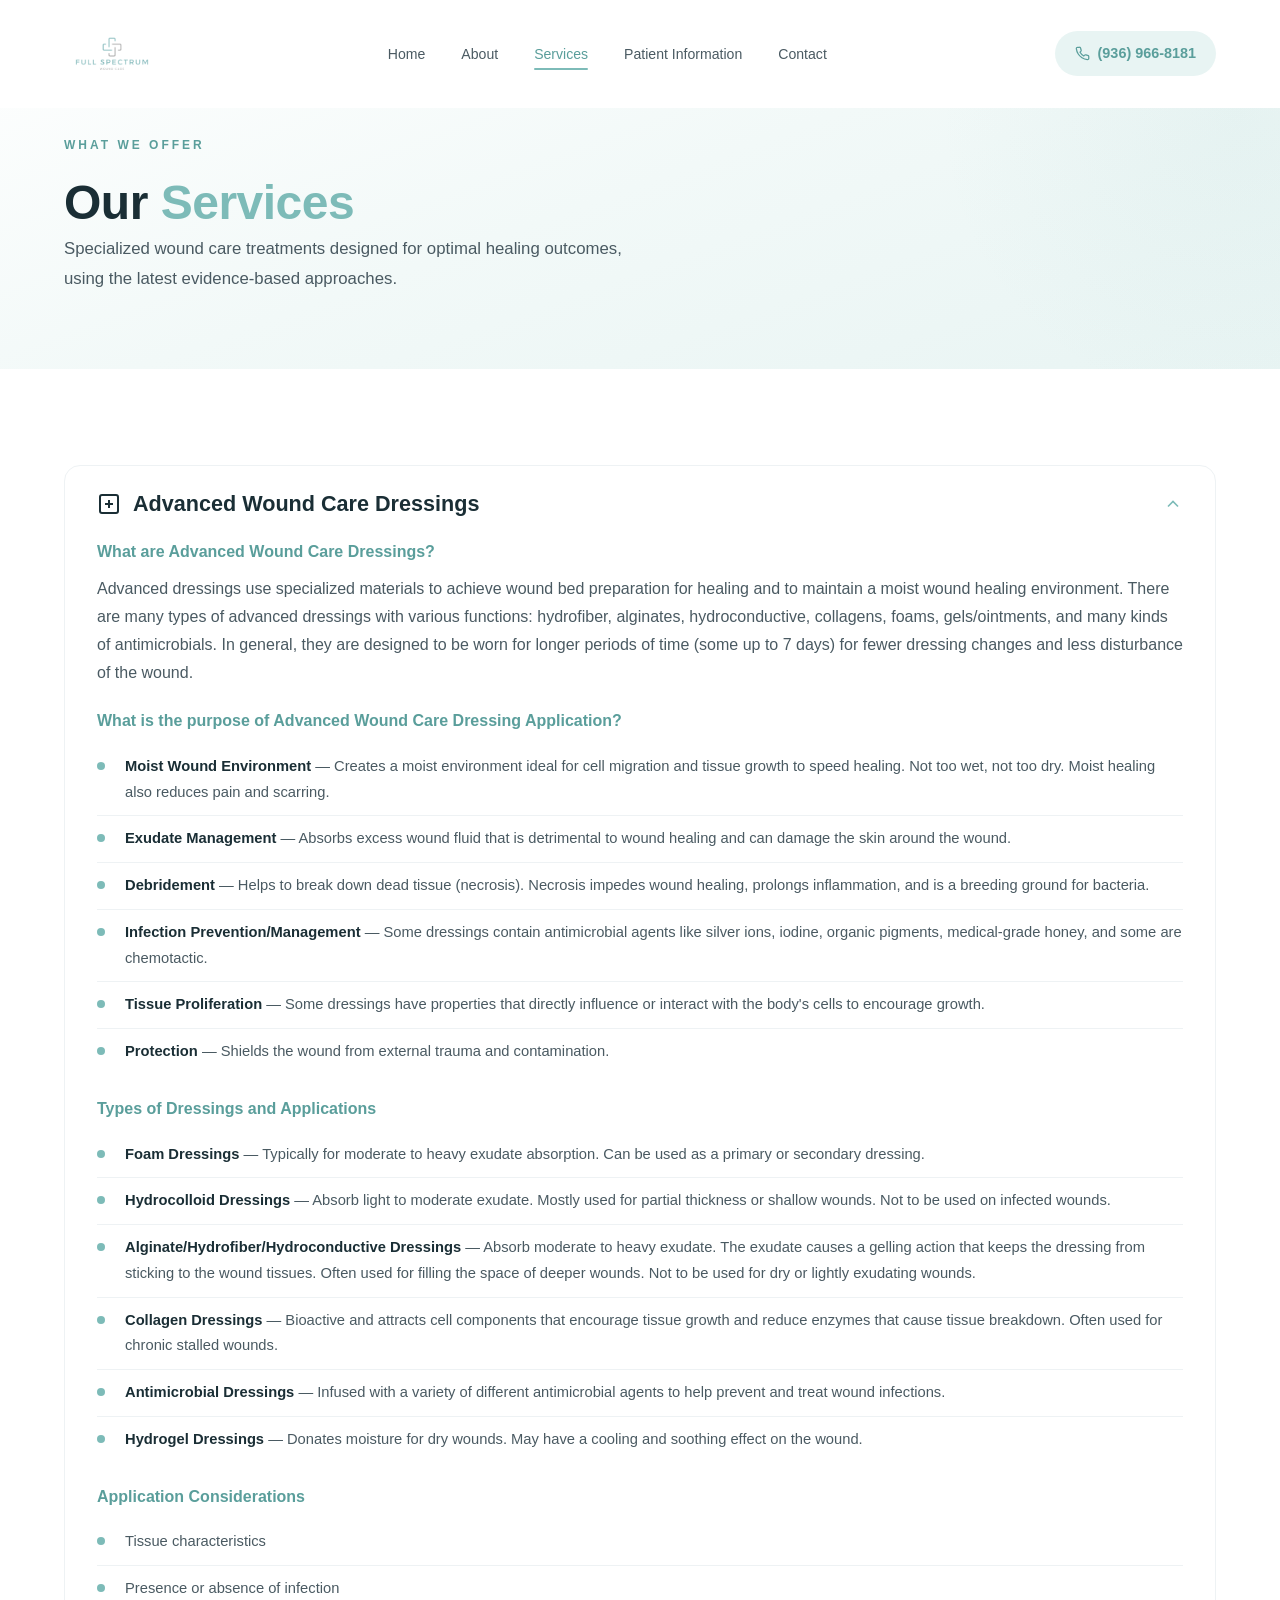
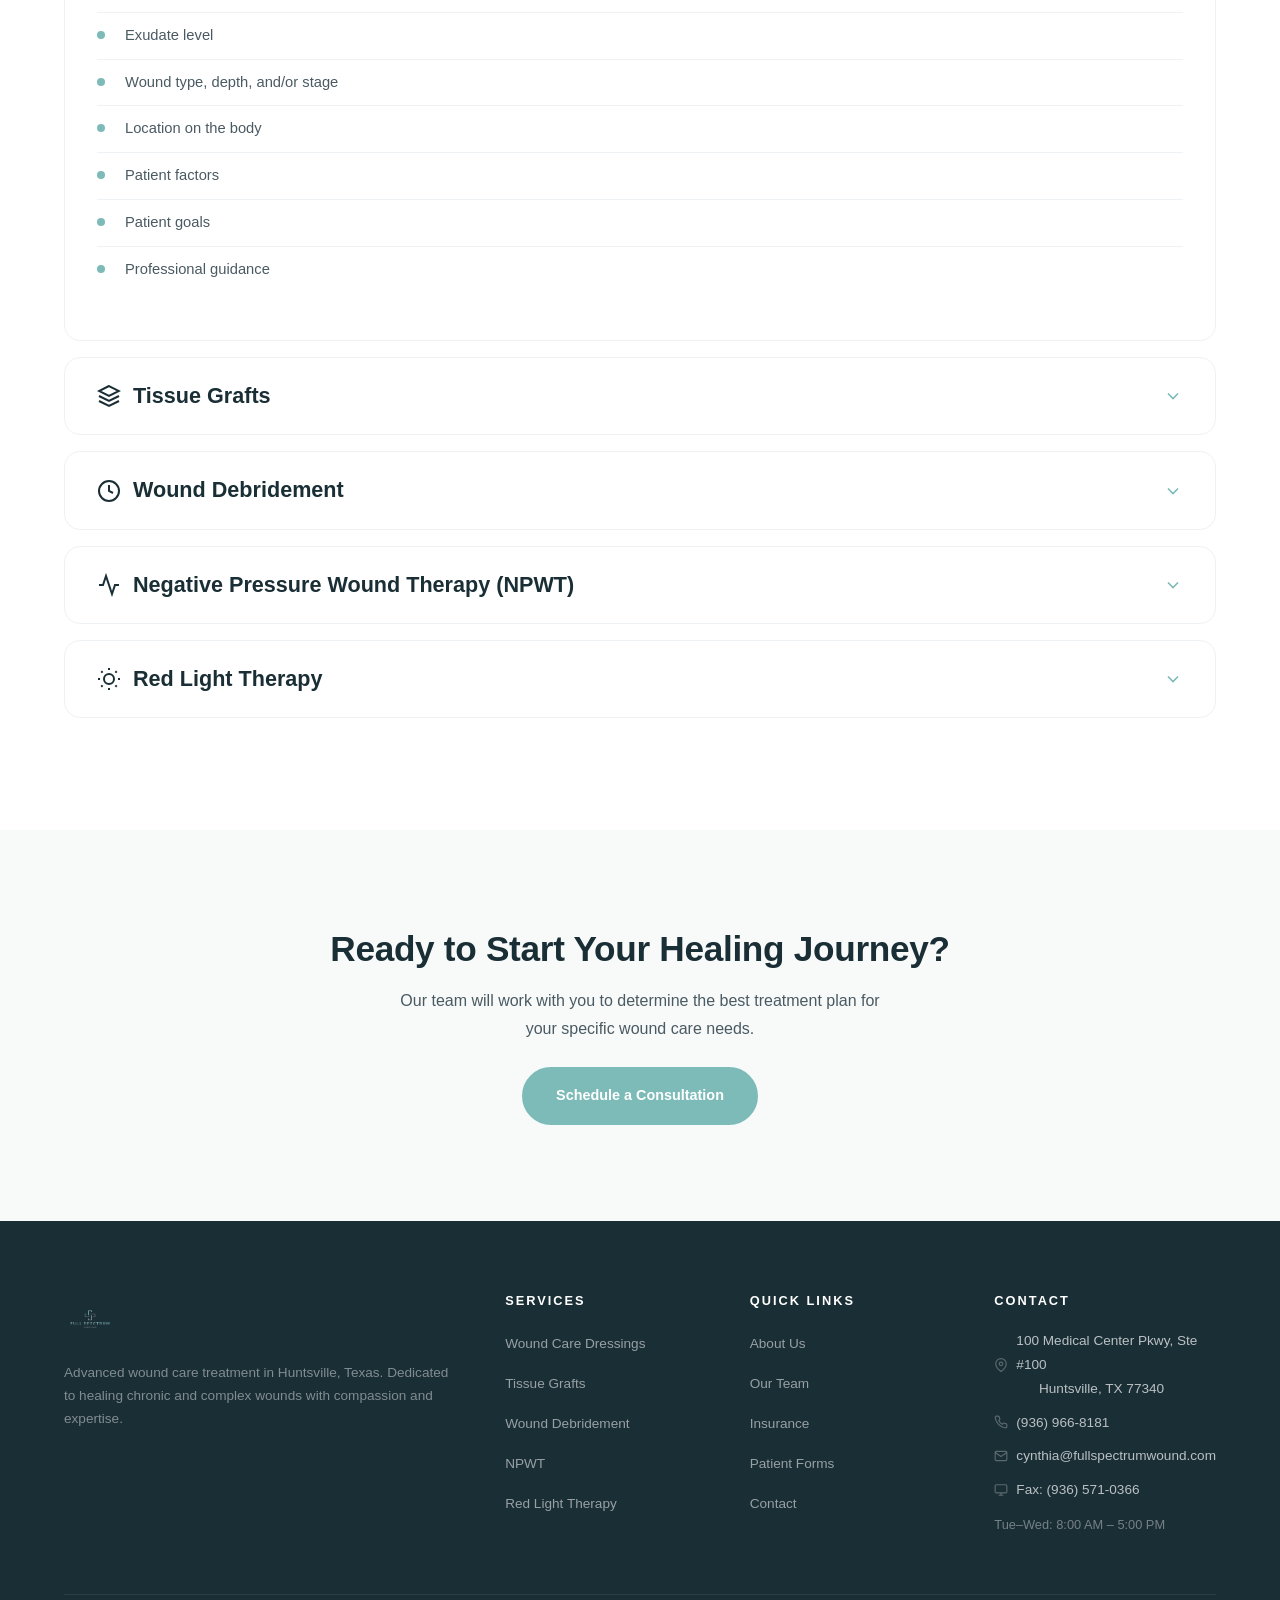
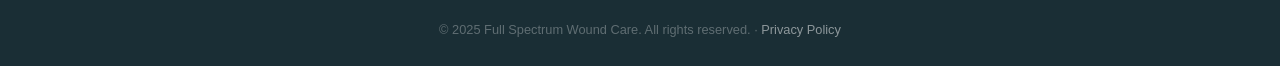
<file: services.html>
<!DOCTYPE html>
<html lang="en">
<head>
  <meta charset="UTF-8">
  <meta name="viewport" content="width=device-width, initial-scale=1.0">
  <meta name="description" content="Full Spectrum Wound Care offers advanced wound care dressings, tissue grafts, wound debridement, negative pressure wound therapy, and red light therapy in Huntsville, TX.">
  <meta property="og:title" content="Our Services | Full Spectrum Wound Care">
  <meta property="og:description" content="Advanced wound care services in Huntsville, TX including dressings, tissue grafts, debridement, NPWT, and red light therapy.">
  <meta property="og:type" content="website">
  <meta property="og:url" content="https://fullspectrumwound.com/services.html">
  <title>Services | Full Spectrum Wound Care</title>
  <link rel="icon" href="favicon.ico" />
  <link rel="stylesheet" href="styles.css?v=11" />
</head>
<body>

  <!-- Navigation -->
  <nav class="navbar">
    <div class="container">
      <a href="index.html" class="nav-logo"><img src="logo-transparent.png" alt="Full Spectrum Wound Care" /></a>
      <ul class="nav-links">
        <li><a href="index.html">Home</a></li>
        <li><a href="about.html">About</a></li>
        <li><a href="services.html" class="active">Services</a></li>
        <li><a href="patient-info.html">Patient Information</a></li>
        <li><a href="contact.html">Contact</a></li>
      </ul>
      <a href="tel:9369668181" class="nav-phone">
        <svg viewBox="0 0 24 24" fill="none" stroke="currentColor" stroke-width="2"><path d="M22 16.92v3a2 2 0 01-2.18 2 19.79 19.79 0 01-8.63-3.07 19.5 19.5 0 01-6-6 19.79 19.79 0 01-3.07-8.67A2 2 0 014.11 2h3a2 2 0 012 1.72c.127.96.361 1.903.7 2.81a2 2 0 01-.45 2.11L8.09 9.91a16 16 0 006 6l1.27-1.27a2 2 0 012.11-.45c.907.339 1.85.573 2.81.7A2 2 0 0122 16.92z"/></svg>
        (936) 966-8181
      </a>
      <button class="mobile-toggle" aria-label="Menu"><span></span><span></span><span></span></button>
    </div>
  </nav>

  <!-- Page Header -->
  <section class="hero" style="padding: 130px 0 60px;">
    <div class="container">
      <span class="section-label">What We Offer</span>
      <h1>Our <span>Services</span></h1>
      <p style="max-width: 600px; font-size: 1.05rem;">Specialized wound care treatments designed for optimal healing outcomes, using the latest evidence-based approaches.</p>
    </div>
  </section>

  <!-- Services Detail -->
  <section class="section">
    <div class="container">

      <!-- 1. Advanced Wound Care Dressings -->
      <div class="service-detail open" id="advanced-dressings">
        <div class="service-detail-header">
          <h3>
            <svg width="24" height="24" viewBox="0 0 24 24" fill="none" stroke="currentColor" stroke-width="2"><rect x="3" y="3" width="18" height="18" rx="2"/><path d="M12 8v8m-4-4h8"/></svg>
            Advanced Wound Care Dressings
          </h3>
          <svg class="chevron" width="20" height="20" viewBox="0 0 24 24" fill="none" stroke="currentColor" stroke-width="2"><polyline points="6 9 12 15 18 9"/></svg>
        </div>
        <div class="service-detail-body">
          <div class="service-detail-content">
            <h4>What are Advanced Wound Care Dressings?</h4>
            <p>Advanced dressings use specialized materials to achieve wound bed preparation for healing and to maintain a moist wound healing environment. There are many types of advanced dressings with various functions: hydrofiber, alginates, hydroconductive, collagens, foams, gels/ointments, and many kinds of antimicrobials. In general, they are designed to be worn for longer periods of time (some up to 7 days) for fewer dressing changes and less disturbance of the wound.</p>

            <h4>What is the purpose of Advanced Wound Care Dressing Application?</h4>
            <ul>
              <li><strong>Moist Wound Environment</strong> — Creates a moist environment ideal for cell migration and tissue growth to speed healing. Not too wet, not too dry. Moist healing also reduces pain and scarring.</li>
              <li><strong>Exudate Management</strong> — Absorbs excess wound fluid that is detrimental to wound healing and can damage the skin around the wound.</li>
              <li><strong>Debridement</strong> — Helps to break down dead tissue (necrosis). Necrosis impedes wound healing, prolongs inflammation, and is a breeding ground for bacteria.</li>
              <li><strong>Infection Prevention/Management</strong> — Some dressings contain antimicrobial agents like silver ions, iodine, organic pigments, medical-grade honey, and some are chemotactic.</li>
              <li><strong>Tissue Proliferation</strong> — Some dressings have properties that directly influence or interact with the body's cells to encourage growth.</li>
              <li><strong>Protection</strong> — Shields the wound from external trauma and contamination.</li>
            </ul>

            <h4>Types of Dressings and Applications</h4>
            <ul>
              <li><strong>Foam Dressings</strong> — Typically for moderate to heavy exudate absorption. Can be used as a primary or secondary dressing.</li>
              <li><strong>Hydrocolloid Dressings</strong> — Absorb light to moderate exudate. Mostly used for partial thickness or shallow wounds. Not to be used on infected wounds.</li>
              <li><strong>Alginate/Hydrofiber/Hydroconductive Dressings</strong> — Absorb moderate to heavy exudate. The exudate causes a gelling action that keeps the dressing from sticking to the wound tissues. Often used for filling the space of deeper wounds. Not to be used for dry or lightly exudating wounds.</li>
              <li><strong>Collagen Dressings</strong> — Bioactive and attracts cell components that encourage tissue growth and reduce enzymes that cause tissue breakdown. Often used for chronic stalled wounds.</li>
              <li><strong>Antimicrobial Dressings</strong> — Infused with a variety of different antimicrobial agents to help prevent and treat wound infections.</li>
              <li><strong>Hydrogel Dressings</strong> — Donates moisture for dry wounds. May have a cooling and soothing effect on the wound.</li>
            </ul>

            <h4>Application Considerations</h4>
            <ul>
              <li>Tissue characteristics</li>
              <li>Presence or absence of infection</li>
              <li>Exudate level</li>
              <li>Wound type, depth, and/or stage</li>
              <li>Location on the body</li>
              <li>Patient factors</li>
              <li>Patient goals</li>
              <li>Professional guidance</li>
            </ul>
          </div>
        </div>
      </div>

      <!-- 2. Tissue Grafts -->
      <div class="service-detail" id="tissue-grafts">
        <div class="service-detail-header">
          <h3>
            <svg width="24" height="24" viewBox="0 0 24 24" fill="none" stroke="currentColor" stroke-width="2"><path d="M12 2L2 7l10 5 10-5-10-5zM2 17l10 5 10-5M2 12l10 5 10-5"/></svg>
            Tissue Grafts
          </h3>
          <svg class="chevron" width="20" height="20" viewBox="0 0 24 24" fill="none" stroke="currentColor" stroke-width="2"><polyline points="6 9 12 15 18 9"/></svg>
        </div>
        <div class="service-detail-body">
          <div class="service-detail-content">
            <h4>What are Tissue Grafts?</h4>
            <p>Tissue Grafts, sometimes called "skin substitutes" or "skin grafts", are used to help the body heal a wound. They provide a boost for the body's own healing capabilities by promoting growth factors, proteins, collagen, new blood vessels, and scaffolding for tissue growth.</p>

            <h4>Types of Tissue Grafts</h4>
            <p>We use various types of grafts from donated human (allograft) and animal (xenograft) sources, and some are synthetic. Some examples are amniotic, peritoneal, fish, or tendon. Not all wounds need a graft, and there are qualifications that must be met before a graft can be considered.</p>
          </div>
        </div>
      </div>

      <!-- 3. Wound Debridement -->
      <div class="service-detail" id="debridement">
        <div class="service-detail-header">
          <h3>
            <svg width="24" height="24" viewBox="0 0 24 24" fill="none" stroke="currentColor" stroke-width="2"><circle cx="12" cy="12" r="10"/><path d="M12 6v6l4 2"/></svg>
            Wound Debridement
          </h3>
          <svg class="chevron" width="20" height="20" viewBox="0 0 24 24" fill="none" stroke="currentColor" stroke-width="2"><polyline points="6 9 12 15 18 9"/></svg>
        </div>
        <div class="service-detail-body">
          <div class="service-detail-content">
            <h4>What is Wound Debridement?</h4>
            <p>A procedure that removes dead, damaged, or infected tissue, or even foreign material from a wound. This is a key step to promote healing and prevent or reduce infection.</p>

            <h4>Types of Debridement</h4>
            <ul>
              <li><strong>Sharp Debridement</strong> — Involves using sharp instruments such as a scalpel, curette, scissors, and forceps. This is performed in clinic by qualified clinicians.</li>
              <li><strong>Enzymatic Debridement</strong> — The use of an enzyme ointment that helps to break down dead tissue. This is often used in addition to other forms of debridement. The ointment is applied to the wound at home with routine dressing changes.</li>
              <li><strong>Abrasion Debridement</strong> — Uses specialized materials to scrub off thin layers of dead tissues.</li>
              <li><strong>Autolytic Debridement</strong> — The body's own ability to reduce dead tissue.</li>
            </ul>
          </div>
        </div>
      </div>

      <!-- 4. Negative Pressure Wound Therapy -->
      <div class="service-detail" id="npwt">
        <div class="service-detail-header">
          <h3>
            <svg width="24" height="24" viewBox="0 0 24 24" fill="none" stroke="currentColor" stroke-width="2"><path d="M22 12h-4l-3 9L9 3l-3 9H2"/></svg>
            Negative Pressure Wound Therapy (NPWT)
          </h3>
          <svg class="chevron" width="20" height="20" viewBox="0 0 24 24" fill="none" stroke="currentColor" stroke-width="2"><polyline points="6 9 12 15 18 9"/></svg>
        </div>
        <div class="service-detail-body">
          <div class="service-detail-content">
            <h4>What is Negative Pressure Wound Therapy?</h4>
            <p>Negative Pressure Wound Therapy (NPWT) is often referred to as a wound vac (vacuum assisted closure). A specialized dressing is placed into the wound and connected to a machine that provides suction. The suction promotes tissue growth and removes excess wound fluid to a collection chamber attached to the machine. NPWT is worn by the patient 24/7, and dressings are typically changed three times per week.</p>

            <h4>Benefits of NPWT</h4>
            <ul>
              <li>Promotes tissue growth to fill in deeper wounds</li>
              <li>Faster decrease in wound size</li>
              <li>Increases blood flow to the wound tissues</li>
              <li>Fewer dressing changes (typically 3x/wk)</li>
              <li>Can reduce infection risk if managed properly</li>
            </ul>
          </div>
        </div>
      </div>

      <!-- 5. Red Light Therapy -->
      <div class="service-detail" id="red-light">
        <div class="service-detail-header">
          <h3>
            <svg width="24" height="24" viewBox="0 0 24 24" fill="none" stroke="currentColor" stroke-width="2"><circle cx="12" cy="12" r="5"/><path d="M12 1v2m0 18v2M4.22 4.22l1.42 1.42m12.72 12.72l1.42 1.42M1 12h2m18 0h2M4.22 19.78l1.42-1.42M18.36 5.64l1.42-1.42"/></svg>
            Red Light Therapy
          </h3>
          <svg class="chevron" width="20" height="20" viewBox="0 0 24 24" fill="none" stroke="currentColor" stroke-width="2"><polyline points="6 9 12 15 18 9"/></svg>
        </div>
        <div class="service-detail-body">
          <div class="service-detail-content">
            <h4>What is Red Light Therapy?</h4>
            <p>Red Light Therapy for wound healing delivers a range of visible and invisible wavelengths of red and near-infrared light (620–950nm). The light energy stimulates cells in many different ways to promote wound healing.</p>

            <h4>Benefits of Red Light Therapy</h4>
            <ul>
              <li>Stimulates collagen production</li>
              <li>Increases blood flow</li>
              <li>Reduces inflammation</li>
            </ul>

            <p>In addition to red light, Blue and Violet light therapies are also used to reduce bacterial load.</p>
          </div>
        </div>
      </div>

    </div>
  </section>

  <!-- CTA -->
  <section class="section section-alt" style="text-align: center;">
    <div class="container fade-in">
      <h2>Ready to Start Your Healing Journey?</h2>
      <p style="max-width: 500px; margin: 0 auto 24px;">Our team will work with you to determine the best treatment plan for your specific wound care needs.</p>
      <a href="contact.html" class="btn btn-primary">Schedule a Consultation</a>
    </div>
  </section>

  <!-- Footer -->
  <footer class="footer">
    <div class="container">
      <div class="footer-grid">
        <div class="footer-brand">
          <img src="logo-transparent.png" alt="Full Spectrum Wound Care" class="footer-logo-img" />
          <p>Advanced wound care treatment in Huntsville, Texas. Dedicated to healing chronic and complex wounds with compassion and expertise.</p>
        </div>
        <div>
          <h4>Services</h4>
          <ul>
            <li><a href="services.html#advanced-dressings">Wound Care Dressings</a></li>
            <li><a href="services.html#tissue-grafts">Tissue Grafts</a></li>
            <li><a href="services.html#debridement">Wound Debridement</a></li>
            <li><a href="services.html#npwt">NPWT</a></li>
            <li><a href="services.html#red-light">Red Light Therapy</a></li>
          </ul>
        </div>
        <div>
          <h4>Quick Links</h4>
          <ul>
            <li><a href="about.html">About Us</a></li>
            <li><a href="about.html">Our Team</a></li>
            <li><a href="patient-info.html">Insurance</a></li>
            <li><a href="new-patient-form.html">Patient Forms</a></li>
            <li><a href="contact.html">Contact</a></li>
          </ul>
        </div>
        <div class="footer-info">
          <h4>Contact</h4>
          <p><svg viewBox="0 0 24 24" fill="none" stroke="currentColor" stroke-width="2"><path d="M21 10c0 7-9 13-9 13s-9-6-9-13a9 9 0 0118 0z"/><circle cx="12" cy="10" r="3"/></svg> 100 Medical Center Pkwy, Ste #100<br>&nbsp;&nbsp;&nbsp;&nbsp;&nbsp;&nbsp;Huntsville, TX 77340</p>
          <p><svg viewBox="0 0 24 24" fill="none" stroke="currentColor" stroke-width="2"><path d="M22 16.92v3a2 2 0 01-2.18 2 19.79 19.79 0 01-8.63-3.07 19.5 19.5 0 01-6-6 19.79 19.79 0 01-3.07-8.67A2 2 0 014.11 2h3a2 2 0 012 1.72c.127.96.361 1.903.7 2.81a2 2 0 01-.45 2.11L8.09 9.91a16 16 0 006 6l1.27-1.27a2 2 0 012.11-.45c.907.339 1.85.573 2.81.7A2 2 0 0122 16.92z"/></svg> (936) 966-8181</p>
          <p><svg viewBox="0 0 24 24" fill="none" stroke="currentColor" stroke-width="2"><path d="M4 4h16c1.1 0 2 .9 2 2v12c0 1.1-.9 2-2 2H4c-1.1 0-2-.9-2-2V6c0-1.1.9-2 2-2z"/><polyline points="22,6 12,13 2,6"/></svg> cynthia@fullspectrumwound.com</p>
          <p><svg viewBox="0 0 24 24" fill="none" stroke="currentColor" stroke-width="2"><rect x="2" y="3" width="20" height="14" rx="2"/><path d="M8 21h8m-4-4v4"/></svg> Fax: (936) 571-0366</p>
          <p style="margin-top: 12px; font-size: 0.8rem; color: rgba(255,255,255,0.4);">Tue–Wed: 8:00 AM – 5:00 PM</p>
        </div>
      </div>
      <div class="footer-bottom">&copy; 2025 Full Spectrum Wound Care. All rights reserved. · <a href="privacy-policy.html" style="color: rgba(255,255,255,0.5);">Privacy Policy</a></div>
    </div>
  </footer>

  <button class="back-to-top" aria-label="Back to top">
    <svg width="20" height="20" viewBox="0 0 24 24" fill="none" stroke="currentColor" stroke-width="2"><polyline points="18 15 12 9 6 15"/></svg>
  </button>
  <script src="script.js"></script>
</body>
</html>
</file>
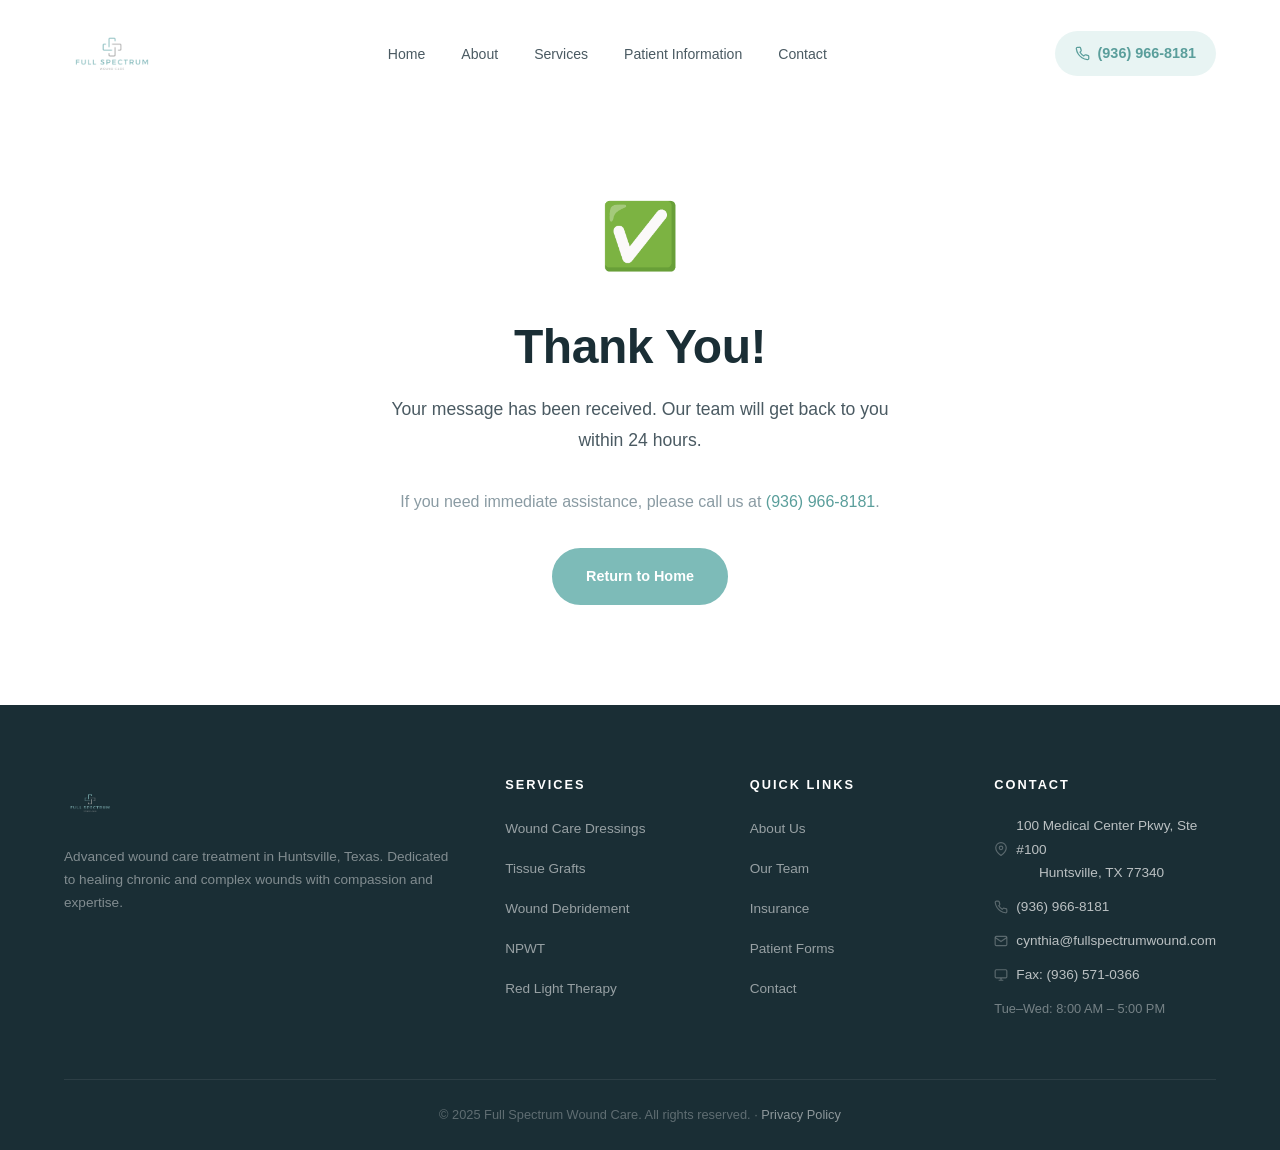
<file: thank-you.html>
<!DOCTYPE html>
<html lang="en">
<head>
  <meta charset="UTF-8">
  <meta name="viewport" content="width=device-width, initial-scale=1.0">
  <meta name="robots" content="noindex">
  <title>Thank You | Full Spectrum Wound Care</title>
  <link rel="icon" href="favicon.ico" />
  <link rel="stylesheet" href="styles.css?v=11" />
</head>
<body>

  <!-- Navigation -->
  <nav class="navbar">
    <div class="container">
      <a href="index.html" class="nav-logo"><img src="logo-transparent.png" alt="Full Spectrum Wound Care" /></a>
      <ul class="nav-links">
        <li><a href="index.html">Home</a></li>
        <li><a href="about.html">About</a></li>
        <li><a href="services.html">Services</a></li>
        <li><a href="patient-info.html">Patient Information</a></li>
        <li><a href="contact.html">Contact</a></li>
      </ul>
      <a href="tel:9369668181" class="nav-phone">
        <svg viewBox="0 0 24 24" fill="none" stroke="currentColor" stroke-width="2"><path d="M22 16.92v3a2 2 0 01-2.18 2 19.79 19.79 0 01-8.63-3.07 19.5 19.5 0 01-6-6 19.79 19.79 0 01-3.07-8.67A2 2 0 014.11 2h3a2 2 0 012 1.72c.127.96.361 1.903.7 2.81a2 2 0 01-.45 2.11L8.09 9.91a16 16 0 006 6l1.27-1.27a2 2 0 012.11-.45c.907.339 1.85.573 2.81.7A2 2 0 0122 16.92z"/></svg>
        (936) 966-8181
      </a>
      <button class="mobile-toggle" aria-label="Menu"><span></span><span></span><span></span></button>
    </div>
  </nav>

  <!-- Thank You Content -->
  <section class="section" style="padding: 180px 0 100px; text-align: center;">
    <div class="container fade-in">
      <div style="font-size: 4rem; margin-bottom: 24px;">✅</div>
      <h1>Thank <span>You!</span></h1>
      <p style="max-width: 500px; margin: 16px auto 32px; font-size: 1.1rem;">Your message has been received. Our team will get back to you within 24 hours.</p>
      <p style="color: var(--text-light); margin-bottom: 32px;">If you need immediate assistance, please call us at <a href="tel:9369668181">(936) 966-8181</a>.</p>
      <a href="index.html" class="btn btn-primary">Return to Home</a>
    </div>
  </section>

  <!-- Footer -->
  <footer class="footer">
    <div class="container">
      <div class="footer-grid">
        <div class="footer-brand">
          <img src="logo-transparent.png" alt="Full Spectrum Wound Care" class="footer-logo-img" />
          <p>Advanced wound care treatment in Huntsville, Texas. Dedicated to healing chronic and complex wounds with compassion and expertise.</p>
        </div>
        <div>
          <h4>Services</h4>
          <ul>
            <li><a href="services.html#advanced-dressings">Wound Care Dressings</a></li>
            <li><a href="services.html#tissue-grafts">Tissue Grafts</a></li>
            <li><a href="services.html#debridement">Wound Debridement</a></li>
            <li><a href="services.html#npwt">NPWT</a></li>
            <li><a href="services.html#red-light">Red Light Therapy</a></li>
          </ul>
        </div>
        <div>
          <h4>Quick Links</h4>
          <ul>
            <li><a href="about.html">About Us</a></li>
            <li><a href="about.html">Our Team</a></li>
            <li><a href="patient-info.html">Insurance</a></li>
            <li><a href="new-patient-form.html">Patient Forms</a></li>
            <li><a href="contact.html">Contact</a></li>
          </ul>
        </div>
        <div class="footer-info">
          <h4>Contact</h4>
          <p><svg viewBox="0 0 24 24" fill="none" stroke="currentColor" stroke-width="2"><path d="M21 10c0 7-9 13-9 13s-9-6-9-13a9 9 0 0118 0z"/><circle cx="12" cy="10" r="3"/></svg> 100 Medical Center Pkwy, Ste #100<br>&nbsp;&nbsp;&nbsp;&nbsp;&nbsp;&nbsp;Huntsville, TX 77340</p>
          <p><svg viewBox="0 0 24 24" fill="none" stroke="currentColor" stroke-width="2"><path d="M22 16.92v3a2 2 0 01-2.18 2 19.79 19.79 0 01-8.63-3.07 19.5 19.5 0 01-6-6 19.79 19.79 0 01-3.07-8.67A2 2 0 014.11 2h3a2 2 0 012 1.72c.127.96.361 1.903.7 2.81a2 2 0 01-.45 2.11L8.09 9.91a16 16 0 006 6l1.27-1.27a2 2 0 012.11-.45c.907.339 1.85.573 2.81.7A2 2 0 0122 16.92z"/></svg> (936) 966-8181</p>
          <p><svg viewBox="0 0 24 24" fill="none" stroke="currentColor" stroke-width="2"><path d="M4 4h16c1.1 0 2 .9 2 2v12c0 1.1-.9 2-2 2H4c-1.1 0-2-.9-2-2V6c0-1.1.9-2 2-2z"/><polyline points="22,6 12,13 2,6"/></svg> cynthia@fullspectrumwound.com</p>
          <p><svg viewBox="0 0 24 24" fill="none" stroke="currentColor" stroke-width="2"><rect x="2" y="3" width="20" height="14" rx="2"/><path d="M8 21h8m-4-4v4"/></svg> Fax: (936) 571-0366</p>
          <p style="margin-top: 12px; font-size: 0.8rem; color: rgba(255,255,255,0.4);">Tue–Wed: 8:00 AM – 5:00 PM</p>
        </div>
      </div>
      <div class="footer-bottom">&copy; 2025 Full Spectrum Wound Care. All rights reserved. · <a href="privacy-policy.html" style="color: rgba(255,255,255,0.5);">Privacy Policy</a></div>
    </div>
  </footer>

  <button class="back-to-top" aria-label="Back to top">
    <svg width="20" height="20" viewBox="0 0 24 24" fill="none" stroke="currentColor" stroke-width="2"><polyline points="18 15 12 9 6 15"/></svg>
  </button>
  <script src="script.js"></script>
</body>
</html>
</file>
<file: styles.css>
/* ============================================
   Full Spectrum Wound Care — Styles v2
   Colors extracted from official logo
   Inspired by RestorixHealth, Medipark templates
   ============================================ */

:root {
  --teal: #7DBBB8;
  --teal-dark: #5a9e9b;
  --teal-darker: #3d7f7c;
  --teal-light: #e8f4f3;
  --teal-bg: #f2f9f8;
  --grey: #A8A9AB;
  --text-dark: #1a2e35;
  --text-heading: #2d3a3f;
  --text-body: #4a5a62;
  --text-light: #8a9ba3;
  --white: #ffffff;
  --off-white: #f8fafa;
  --border: #dce5e8;
  --border-light: #eef2f4;
  --shadow: rgba(45, 58, 63, 0.06);
  --shadow-md: rgba(45, 58, 63, 0.1);
  --shadow-lg: rgba(45, 58, 63, 0.15);
  --radius: 8px;
  --radius-lg: 16px;
  --radius-xl: 24px;
  --max-width: 1200px;
  --nav-height: 108px;
}

/* Reset & Base */
*, *::before, *::after { margin: 0; padding: 0; box-sizing: border-box; }

html { scroll-behavior: smooth; font-size: 16px; }

body {
  font-family: 'Segoe UI', -apple-system, BlinkMacSystemFont, 'Helvetica Neue', Arial, sans-serif;
  color: var(--text-body);
  background: var(--white);
  line-height: 1.75;
  -webkit-font-smoothing: antialiased;
}

img { max-width: 100%; height: auto; display: block; }
a { color: var(--teal-dark); text-decoration: none; transition: color 0.2s; }
a:hover { color: var(--teal-darker); }

h1, h2, h3, h4, h5 { color: var(--text-dark); line-height: 1.3; font-weight: 700; }
h1 { font-size: 3rem; letter-spacing: -0.5px; }
h2 { font-size: 2.2rem; margin-bottom: 1rem; letter-spacing: -0.3px; }
h3 { font-size: 1.35rem; margin-bottom: 0.75rem; }
h4 { font-size: 1.1rem; margin-bottom: 0.5rem; }
p { margin-bottom: 1rem; }

.container { max-width: var(--max-width); margin: 0 auto; padding: 0 24px; }
.section { padding: 96px 0; }
.section-alt { background: var(--off-white); }
.section-teal { background: var(--teal-bg); }
.section-title { text-align: center; margin-bottom: 16px; }
.section-subtitle {
  text-align: center; color: var(--text-light); font-size: 1.1rem;
  margin-bottom: 56px; max-width: 560px; margin-left: auto; margin-right: auto; line-height: 1.7;
}
.section-label {
  display: inline-block; color: var(--teal-dark); font-size: 0.75rem; font-weight: 700;
  text-transform: uppercase; letter-spacing: 3px; margin-bottom: 16px;
}

/* ============================================
   Navigation
   ============================================ */
.navbar {
  position: fixed; top: 0; left: 0; right: 0; height: var(--nav-height);
  background: rgba(255, 255, 255, 0.97); backdrop-filter: blur(12px);
  border-bottom: 1px solid transparent; z-index: 1000; transition: all 0.3s;
}
.navbar.scrolled { border-bottom-color: var(--border-light); box-shadow: 0 1px 24px var(--shadow); }
.navbar .container { display: flex; align-items: center; justify-content: space-between; height: 100%; }
.nav-logo { display: flex; align-items: center; text-decoration: none; }
.nav-logo img { height: 96px; width: auto; object-fit: contain; }
.nav-links { display: flex; align-items: center; gap: 36px; list-style: none; }
.nav-links a {
  color: var(--text-body); font-size: 0.88rem; font-weight: 500;
  position: relative; padding: 4px 0; transition: color 0.2s;
}
.nav-links a::after {
  content: ''; position: absolute; bottom: -4px; left: 0; width: 0; height: 2px;
  background: var(--teal); border-radius: 1px; transition: width 0.3s;
}
.nav-links a:hover::after, .nav-links a.active::after { width: 100%; }
.nav-links a:hover, .nav-links a.active { color: var(--teal-dark); }
.nav-phone {
  display: flex; align-items: center; gap: 8px; color: var(--teal-dark);
  font-weight: 700; font-size: 0.9rem; background: var(--teal-light);
  padding: 10px 20px; border-radius: 50px; transition: all 0.2s;
}
.nav-phone:hover { background: var(--teal); color: white; }
.nav-phone svg { width: 15px; height: 15px; }
.mobile-toggle { display: none; background: none; border: none; cursor: pointer; padding: 8px; }
.mobile-toggle span { display: block; width: 22px; height: 2px; background: var(--text-dark); margin: 5px 0; transition: all 0.3s; border-radius: 1px; }

/* ============================================
   Hero
   ============================================ */
.hero {
  padding: 160px 0 96px;
  background: linear-gradient(160deg, var(--white) 0%, var(--teal-bg) 50%, var(--teal-light) 100%);
  position: relative; overflow: hidden;
}
.hero::before {
  content: ''; position: absolute; top: -50%; right: -20%; width: 600px; height: 600px;
  background: radial-gradient(circle, rgba(125, 187, 184, 0.08) 0%, transparent 70%); border-radius: 50%;
}
.hero-with-image {
  padding: 0; position: relative; overflow: hidden; min-height: 600px;
  display: flex; align-items: center;
}
.hero-with-image::before {
  content: ''; position: absolute; inset: 0; background-size: cover; background-position: center; z-index: 0;
}
.hero-with-image::after {
  content: ''; position: absolute; inset: 0;
  background: linear-gradient(135deg, rgba(26,46,53,0.82) 0%, rgba(90,158,155,0.6) 60%, rgba(125,187,184,0.3) 100%);
  z-index: 1;
}
.hero-with-image .container { position: relative; z-index: 2; padding-top: 120px; padding-bottom: 80px; }
.hero-with-image h1, .hero-with-image p, .hero-with-image .tagline, .hero-with-image .section-label { color: white; }
.hero-with-image h1 span { color: var(--teal-light); }
.hero-with-image .tagline { opacity: 0.85; }
.hero-with-image p { color: rgba(255,255,255,0.85); }

.hero-content { max-width: 640px; }
.hero h1 span { color: var(--teal); }
.tagline { font-size: 1.15rem; color: var(--text-light); margin-bottom: 20px; font-weight: 400; }
.hero-buttons { display: flex; gap: 16px; flex-wrap: wrap; margin-top: 32px; }

/* Buttons */
.btn {
  display: inline-flex; align-items: center; gap: 8px; padding: 14px 32px;
  border-radius: 50px; font-size: 0.9rem; font-weight: 600; cursor: pointer;
  transition: all 0.3s; border: 2px solid transparent; text-decoration: none;
}
.btn-primary { background: var(--teal); color: var(--white); border-color: var(--teal); }
.btn-primary:hover {
  background: var(--teal-dark); border-color: var(--teal-dark); color: var(--white);
  transform: translateY(-2px); box-shadow: 0 8px 24px rgba(125, 187, 184, 0.35);
}
.btn-outline { background: transparent; color: var(--teal-dark); border-color: var(--teal); }
.btn-outline:hover { background: var(--teal); color: var(--white); transform: translateY(-2px); }
.btn-white { background: white; color: var(--teal-dark); border-color: white; }
.btn-white:hover { background: var(--teal-light); transform: translateY(-2px); }
.btn-white-outline { background: transparent; color: white; border-color: rgba(255,255,255,0.5); }
.btn-white-outline:hover { background: rgba(255,255,255,0.15); border-color: white; color: white; }

/* ============================================
   Feature Row (image + text side by side)
   ============================================ */
.feature-row { display: grid; grid-template-columns: 1fr 1fr; gap: 64px; align-items: center; }
.feature-row.reverse { direction: rtl; }
.feature-row.reverse > * { direction: ltr; }
.feature-image { border-radius: var(--radius-xl); overflow: hidden; box-shadow: 0 20px 60px var(--shadow-lg); }
.feature-image img { width: 100%; height: 380px; object-fit: cover; }

/* ============================================
   Service Cards
   ============================================ */
.services-grid { display: grid; grid-template-columns: repeat(3, 1fr); gap: 24px; }
.service-card {
  background: var(--white); border: 1px solid var(--border-light); border-radius: var(--radius-lg);
  padding: 36px 28px; text-align: center; transition: all 0.3s; text-decoration: none; display: block;
}
.service-card:hover {
  transform: translateY(-6px); box-shadow: 0 16px 48px var(--shadow-md);
  border-color: var(--teal);
}
.service-icon {
  width: 60px; height: 60px; background: var(--teal-light); border-radius: var(--radius-lg);
  display: flex; align-items: center; justify-content: center; margin: 0 auto 20px; color: var(--teal-dark);
  transition: all 0.3s;
}
.service-card:hover .service-icon { background: var(--teal); color: white; }
.service-icon svg { width: 26px; height: 26px; }
.service-card h3 { font-size: 1.05rem; margin-bottom: 10px; color: var(--text-dark); }
.service-card p { font-size: 0.88rem; color: var(--text-light); margin-bottom: 16px; line-height: 1.6; }
.service-card .learn-more { color: var(--teal-dark); font-size: 0.82rem; font-weight: 600; letter-spacing: 0.5px; }

/* ============================================
   Stats Bar
   ============================================ */
.stats-bar {
  background: linear-gradient(135deg, var(--teal-darker) 0%, var(--teal-dark) 50%, var(--teal) 100%);
  padding: 56px 0; position: relative; overflow: hidden;
}
.stats-bar::before {
  content: ''; position: absolute; inset: 0;
  background: url("data:image/svg+xml,%3Csvg width='60' height='60' viewBox='0 0 60 60' xmlns='http://www.w3.org/2000/svg'%3E%3Cg fill='none' fill-rule='evenodd'%3E%3Cg fill='%23ffffff' fill-opacity='0.04'%3E%3Cpath d='M36 34v-4h-2v4h-4v2h4v4h2v-4h4v-2h-4zm0-30V0h-2v4h-4v2h4v4h2V6h4V4h-4zM6 34v-4H4v4H0v2h4v4h2v-4h4v-2H6zM6 4V0H4v4H0v2h4v4h2V6h4V4H6z'/%3E%3C/g%3E%3C/g%3E%3C/svg%3E");
  opacity: 0.5;
}
.stats-grid { display: grid; grid-template-columns: repeat(4, 1fr); gap: 32px; text-align: center; position: relative; z-index: 1; }
.stat-item { padding: 8px 0; }
.stat-item h3 {
  color: white; font-size: 3rem; margin-bottom: 8px; font-weight: 800; letter-spacing: -1px;
  text-shadow: 0 2px 4px rgba(0,0,0,0.1);
}
.stat-item p {
  color: rgba(255,255,255,0.75); font-size: 0.78rem; text-transform: uppercase;
  letter-spacing: 2px; margin: 0; font-weight: 500;
}

/* ============================================
   CTA Section
   ============================================ */
.cta-section { position: relative; padding: 96px 0; text-align: center; overflow: hidden; }
.cta-section::before { content: ''; position: absolute; inset: 0; background: url('images/elderly-care.jpg') center/cover no-repeat; z-index: 0; }
.cta-section::after {
  content: ''; position: absolute; inset: 0;
  background: linear-gradient(135deg, rgba(26,46,53,0.88) 0%, rgba(90,158,155,0.75) 100%); z-index: 1;
}
.cta-section .container { position: relative; z-index: 2; }
.cta-section h2 { color: white; font-size: 2.4rem; }
.cta-section p { color: rgba(255,255,255,0.85); }

/* ============================================
   Team
   ============================================ */
.team-grid { display: grid; grid-template-columns: repeat(2, 1fr); gap: 32px; }
.team-card {
  background: var(--white); border: 1px solid var(--border-light); border-radius: var(--radius-lg);
  padding: 36px; transition: all 0.3s;
}
.team-card:hover { box-shadow: 0 12px 40px var(--shadow-md); transform: translateY(-2px); }
.team-header { display: flex; align-items: center; gap: 20px; margin-bottom: 20px; }
.team-avatar {
  width: 72px; height: 72px; border-radius: 50%; background: linear-gradient(135deg, var(--teal-light) 0%, var(--teal) 100%);
  display: flex; align-items: center; justify-content: center; font-size: 1.3rem;
  font-weight: 700; color: white; flex-shrink: 0; box-shadow: 0 4px 12px rgba(125,187,184,0.3);
  overflow: hidden;
}
.team-avatar img {
  width: 100%; height: 100%; object-fit: cover; border-radius: 50%;
}
.testimonial-section { background: var(--teal-bg); padding: 80px 0; }
.testimonial-card {
  background: var(--white); border-radius: var(--radius-lg); padding: 40px;
  box-shadow: 0 4px 20px var(--shadow); max-width: 700px; margin: 0 auto;
  text-align: center;
}
.testimonial-stars { color: #f5a623; font-size: 1.5rem; margin-bottom: 16px; }
.testimonial-text { font-size: 1.05rem; line-height: 1.8; font-style: italic; color: var(--text-body); margin-bottom: 16px; }
.testimonial-rating { font-size: 0.9rem; color: var(--text-light); }
.treatment-room-img {
  border-radius: var(--radius-lg); box-shadow: 0 8px 30px var(--shadow-md);
  margin: 32px auto; max-width: 600px;
}
.team-info h3 { margin-bottom: 4px; font-size: 1.15rem; }
.team-info .role { color: var(--teal); font-size: 0.82rem; font-weight: 600; letter-spacing: 0.3px; }
.team-card p { font-size: 0.9rem; line-height: 1.75; }
.team-quote {
  background: var(--teal-bg); border-left: 4px solid var(--teal); padding: 20px 24px;
  border-radius: 0 var(--radius) var(--radius) 0; margin-top: 16px;
  font-style: italic; color: var(--text-dark); font-size: 1.05rem;
}
.team-quote cite { display: block; margin-top: 8px; font-style: normal; font-weight: 600; color: var(--teal-dark); font-size: 0.85rem; }

/* ============================================
   Services Detail (accordion)
   ============================================ */
.service-detail {
  background: var(--white); border: 1px solid var(--border-light);
  border-radius: var(--radius-lg); margin-bottom: 16px; overflow: hidden;
  transition: box-shadow 0.3s;
}
.service-detail:hover { box-shadow: 0 4px 20px var(--shadow); }
.service-detail-header {
  padding: 24px 32px; cursor: pointer; display: flex; align-items: center;
  justify-content: space-between; transition: background 0.2s;
}
.service-detail-header:hover { background: var(--off-white); }
.service-detail-header h3 { margin: 0; display: flex; align-items: center; gap: 12px; }
.service-detail-header .chevron { transition: transform 0.3s; color: var(--teal); font-size: 1.2rem; }
.service-detail.open .chevron { transform: rotate(180deg); }
.service-detail-body { max-height: 0; overflow: hidden; transition: max-height 0.4s ease; }
.service-detail.open .service-detail-body { max-height: 5000px; }
.service-detail-content { padding: 0 32px 32px; }
.service-detail-content h4 { color: var(--teal-dark); margin-top: 24px; margin-bottom: 12px; font-size: 1rem; }
.service-detail-content h4:first-child { margin-top: 0; }
.service-detail-content ul { padding-left: 0; list-style: none; margin-bottom: 16px; }
.service-detail-content ul li {
  padding: 10px 0 10px 28px; position: relative; border-bottom: 1px solid var(--border-light);
  font-size: 0.92rem;
}
.service-detail-content ul li:last-child { border-bottom: none; }
.service-detail-content ul li::before {
  content: ''; position: absolute; left: 0; top: 18px; width: 8px; height: 8px;
  background: var(--teal); border-radius: 50%;
}
.service-detail-content ul li strong { color: var(--text-dark); }

/* ============================================
   FAQ
   ============================================ */
.faq-item {
  background: var(--white); border: 1px solid var(--border-light);
  border-radius: var(--radius-lg); margin-bottom: 12px; overflow: hidden;
  transition: box-shadow 0.2s;
}
.faq-item:hover { box-shadow: 0 2px 12px var(--shadow); }
.faq-question {
  padding: 22px 28px; cursor: pointer; display: flex; align-items: center;
  justify-content: space-between; font-weight: 600; color: var(--text-dark);
  font-size: 1rem; transition: background 0.2s;
}
.faq-question:hover { background: var(--off-white); }
.faq-question .icon { font-size: 1.4rem; color: var(--teal); transition: transform 0.3s; flex-shrink: 0; margin-left: 16px; }
.faq-item.open .faq-question .icon { transform: rotate(45deg); }
.faq-item.open .faq-question { background: var(--teal-bg); }
.faq-answer { max-height: 0; overflow: hidden; transition: max-height 0.3s ease; }
.faq-answer-inner { padding: 0 28px 22px; color: var(--text-body); font-size: 0.95rem; line-height: 1.7; }
.faq-item.open .faq-answer { max-height: 300px; }

/* ============================================
   Insurance
   ============================================ */
.insurance-grid { display: grid; grid-template-columns: repeat(4, 1fr); gap: 20px; }
.insurance-item {
  background: var(--white); border: 1px solid var(--border-light); border-radius: var(--radius-lg);
  padding: 28px 16px; text-align: center; font-weight: 700; color: var(--text-dark);
  font-size: 0.88rem; transition: all 0.2s; display: flex; flex-direction: column;
  align-items: center; justify-content: center; gap: 10px; min-height: 100px;
}
.insurance-item:hover { border-color: var(--teal); box-shadow: 0 4px 16px var(--shadow); transform: translateY(-2px); }
.insurance-item img { height: 44px; width: auto; max-width: 160px; object-fit: contain; }

/* ============================================
   Contact
   ============================================ */
.contact-grid { display: grid; grid-template-columns: 1fr 1fr; gap: 48px; }
.contact-form { display: flex; flex-direction: column; gap: 20px; }
.form-group { display: flex; flex-direction: column; gap: 6px; }
.form-group label { font-weight: 600; font-size: 0.82rem; color: var(--text-dark); letter-spacing: 0.3px; }
.form-group input, .form-group textarea, .form-group select {
  padding: 14px 18px; border: 1px solid var(--border); border-radius: var(--radius-lg);
  font-size: 0.92rem; font-family: inherit; color: var(--text-body);
  transition: border-color 0.2s, box-shadow 0.2s; background: var(--white);
}
.form-group input:focus, .form-group textarea:focus, .form-group select:focus {
  outline: none; border-color: var(--teal); box-shadow: 0 0 0 4px rgba(125, 187, 184, 0.12);
}
.form-group textarea { min-height: 120px; resize: vertical; }

.contact-info-card { background: var(--teal-bg); border-radius: var(--radius-xl); padding: 36px; }
.contact-info-item { display: flex; align-items: flex-start; gap: 16px; margin-bottom: 28px; }
.contact-info-item:last-child { margin-bottom: 0; }
.contact-info-icon {
  width: 44px; height: 44px; background: var(--teal); border-radius: var(--radius);
  display: flex; align-items: center; justify-content: center; color: white; flex-shrink: 0;
}
.contact-info-icon svg { width: 18px; height: 18px; }
.contact-info-text h4 { margin-bottom: 4px; font-size: 0.9rem; }
.contact-info-text p { margin: 0; font-size: 0.88rem; color: var(--text-body); }

.emergency-notice {
  background: #fef2f2; border: 1px solid #fecaca; border-radius: var(--radius-lg);
  padding: 16px 20px; margin-bottom: 24px; color: #991b1b; font-size: 0.88rem; font-weight: 500;
}
.provider-notice {
  background: var(--teal-light); border: 1px solid var(--teal); border-radius: var(--radius-lg);
  padding: 16px 20px; margin-top: 24px; font-size: 0.88rem;
}

/* ============================================
   Patient Info
   ============================================ */
.patient-options { display: grid; grid-template-columns: 1fr 1fr; gap: 32px; margin-bottom: 48px; }
.patient-option-card {
  background: var(--white); border: 2px solid var(--border-light); border-radius: var(--radius-xl);
  padding: 48px 32px; text-align: center; transition: all 0.3s;
}
.patient-option-card:hover { border-color: var(--teal); box-shadow: 0 12px 40px var(--shadow-md); transform: translateY(-4px); }
.patient-option-card .option-icon {
  width: 72px; height: 72px; background: linear-gradient(135deg, var(--teal-light), var(--teal-bg));
  border-radius: 50%; display: flex; align-items: center; justify-content: center;
  margin: 0 auto 24px; color: var(--teal-dark);
}
.patient-option-card .option-icon svg { width: 30px; height: 30px; }
.patient-option-card h3 { margin-bottom: 12px; }
.patient-option-card p { font-size: 0.88rem; color: var(--text-light); margin-bottom: 24px; }

/* Map */
.map-container { border-radius: var(--radius-xl); overflow: hidden; border: 1px solid var(--border-light); margin-top: 32px; }
.map-container iframe { width: 100%; height: 300px; border: none; }

/* ============================================
   Footer
   ============================================ */
.footer { background: var(--text-dark); color: rgba(255, 255, 255, 0.7); padding: 72px 0 24px; }
.footer-grid { display: grid; grid-template-columns: 2fr 1fr 1fr 1fr; gap: 48px; margin-bottom: 48px; }
.footer-brand .footer-logo-img {
  height: 52px; width: auto; margin-bottom: 16px; opacity: 0.85;
}
.footer-brand p { font-size: 0.85rem; line-height: 1.7; color: rgba(255, 255, 255, 0.45); }
.footer h4 { color: var(--white); font-size: 0.8rem; text-transform: uppercase; letter-spacing: 2px; margin-bottom: 20px; }
.footer ul { list-style: none; }
.footer ul li { margin-bottom: 12px; }
.footer ul li a { color: rgba(255, 255, 255, 0.55); font-size: 0.85rem; transition: color 0.2s; }
.footer ul li a:hover { color: var(--teal); }
.footer-info p { font-size: 0.85rem; margin-bottom: 10px; display: flex; align-items: center; gap: 8px; }
.footer-info svg { width: 14px; height: 14px; flex-shrink: 0; opacity: 0.4; }
.footer-bottom { border-top: 1px solid rgba(255, 255, 255, 0.08); padding-top: 24px; text-align: center; font-size: 0.8rem; color: rgba(255, 255, 255, 0.3); }

/* ============================================
   Back to Top
   ============================================ */
.back-to-top {
  position: fixed; bottom: 32px; right: 32px; width: 48px; height: 48px;
  background: var(--teal); color: white; border: none; border-radius: var(--radius-lg);
  cursor: pointer; display: flex; align-items: center; justify-content: center;
  opacity: 0; visibility: hidden; transition: all 0.3s;
  box-shadow: 0 8px 24px rgba(125, 187, 184, 0.3); z-index: 999;
}
.back-to-top.visible { opacity: 1; visibility: visible; }
.back-to-top:hover { background: var(--teal-dark); transform: translateY(-3px); }

/* ============================================
   New Patient Form
   ============================================ */
.form-page-container { max-width: 900px; margin: 0 auto; }
.form-section {
  background: var(--white); border: 1px solid var(--border-light);
  border-radius: var(--radius-xl); padding: 36px; margin-bottom: 24px;
}
.form-section h3 {
  color: var(--teal-dark); border-bottom: 2px solid var(--teal-light);
  padding-bottom: 12px; margin-bottom: 24px;
}
.form-row { display: grid; grid-template-columns: 1fr 1fr; gap: 20px; }
.form-row-3 { display: grid; grid-template-columns: 1fr 1fr 1fr; gap: 20px; }
.form-group-inline { display: flex; align-items: center; gap: 12px; flex-wrap: wrap; }
.checkbox-grid { display: grid; grid-template-columns: repeat(3, 1fr); gap: 6px; }
.checkbox-item {
  display: flex; align-items: center; gap: 8px; padding: 7px 10px;
  border-radius: 6px; font-size: 0.84rem; transition: background 0.2s; cursor: pointer;
}
.checkbox-item:hover { background: var(--teal-bg); }
.checkbox-item input[type="checkbox"], .checkbox-item input[type="radio"] { accent-color: var(--teal); width: 16px; height: 16px; }

.med-table { width: 100%; border-collapse: collapse; margin-bottom: 12px; }
.med-table th {
  background: var(--teal-bg); padding: 12px; font-size: 0.78rem; text-transform: uppercase;
  letter-spacing: 1px; color: var(--text-heading); text-align: left; border-bottom: 2px solid var(--teal);
}
.med-table td { padding: 4px; border-bottom: 1px solid var(--border-light); }
.med-table input {
  width: 100%; padding: 10px; border: 1px solid var(--border); border-radius: 6px;
  font-size: 0.85rem; font-family: inherit;
}
.med-table input:focus { outline: none; border-color: var(--teal); }

.add-row-btn {
  background: var(--teal-light); color: var(--teal-dark); border: 1px dashed var(--teal);
  padding: 10px 20px; border-radius: 50px; cursor: pointer; font-size: 0.82rem;
  font-weight: 600; transition: all 0.2s;
}
.add-row-btn:hover { background: var(--teal); color: white; border-style: solid; }

.form-actions { display: flex; gap: 16px; justify-content: center; margin-top: 32px; flex-wrap: wrap; }

.family-table { width: 100%; border-collapse: collapse; }
.family-table th {
  background: var(--teal-bg); padding: 12px 8px; font-size: 0.68rem; text-transform: uppercase;
  letter-spacing: 1px; color: var(--text-heading); text-align: center; border-bottom: 2px solid var(--teal);
}
.family-table th:first-child { text-align: left; }
.family-table td { padding: 10px 8px; border-bottom: 1px solid var(--border-light); text-align: center; font-size: 0.85rem; }
.family-table td:first-child { text-align: left; font-weight: 500; }
.family-table input[type="checkbox"] { accent-color: var(--teal); width: 16px; height: 16px; }

/* Print */
@media print {
  .navbar, .footer, .back-to-top, .form-actions, .no-print { display: none !important; }
  .form-section { break-inside: avoid; border: 1px solid #ddd; }
  body { font-size: 11px; padding: 0; }
  .section { padding: 20px 0; }
}

/* ============================================
   Animations — always visible, subtle entrance on scroll
   ============================================ */
.fade-in {
  opacity: 1;
  transform: translateY(0);
}

/* ============================================
   Responsive
   ============================================ */
@media (max-width: 992px) {
  .services-grid { grid-template-columns: repeat(2, 1fr); }
  .team-grid { grid-template-columns: 1fr; }
  .footer-grid { grid-template-columns: 1fr 1fr; gap: 32px; }
  .contact-grid { grid-template-columns: 1fr; }
  .patient-options { grid-template-columns: 1fr; }
  .form-row, .form-row-3 { grid-template-columns: 1fr; }
  .checkbox-grid { grid-template-columns: repeat(2, 1fr); }
  .insurance-grid { grid-template-columns: repeat(3, 1fr); }
  .feature-row { grid-template-columns: 1fr; gap: 32px; }
  .feature-row.reverse { direction: ltr; }
  .stats-grid { grid-template-columns: repeat(2, 1fr); gap: 24px; }
}

@media (max-width: 768px) {
  h1 { font-size: 2.2rem; }
  h2 { font-size: 1.7rem; }
  .section { padding: 64px 0; }
  .nav-links {
    display: none; position: fixed; top: var(--nav-height); left: 0; right: 0;
    background: white; flex-direction: column; padding: 24px; gap: 0;
    border-bottom: 1px solid var(--border); box-shadow: 0 8px 30px var(--shadow);
  }
  .nav-links.open { display: flex; }
  .nav-links li { width: 100%; }
  .nav-links a { display: block; padding: 14px 0; border-bottom: 1px solid var(--border-light); }
  .nav-phone { display: none; }
  .mobile-toggle { display: block; }
  .hero-with-image { min-height: 480px; }
  .services-grid { grid-template-columns: 1fr; }
  .insurance-grid { grid-template-columns: repeat(2, 1fr); }
  .footer-grid { grid-template-columns: 1fr; }
  .checkbox-grid { grid-template-columns: 1fr; }
  .stats-grid { grid-template-columns: repeat(2, 1fr); }
  .stat-item h3 { font-size: 2.4rem; }
}
</file>
